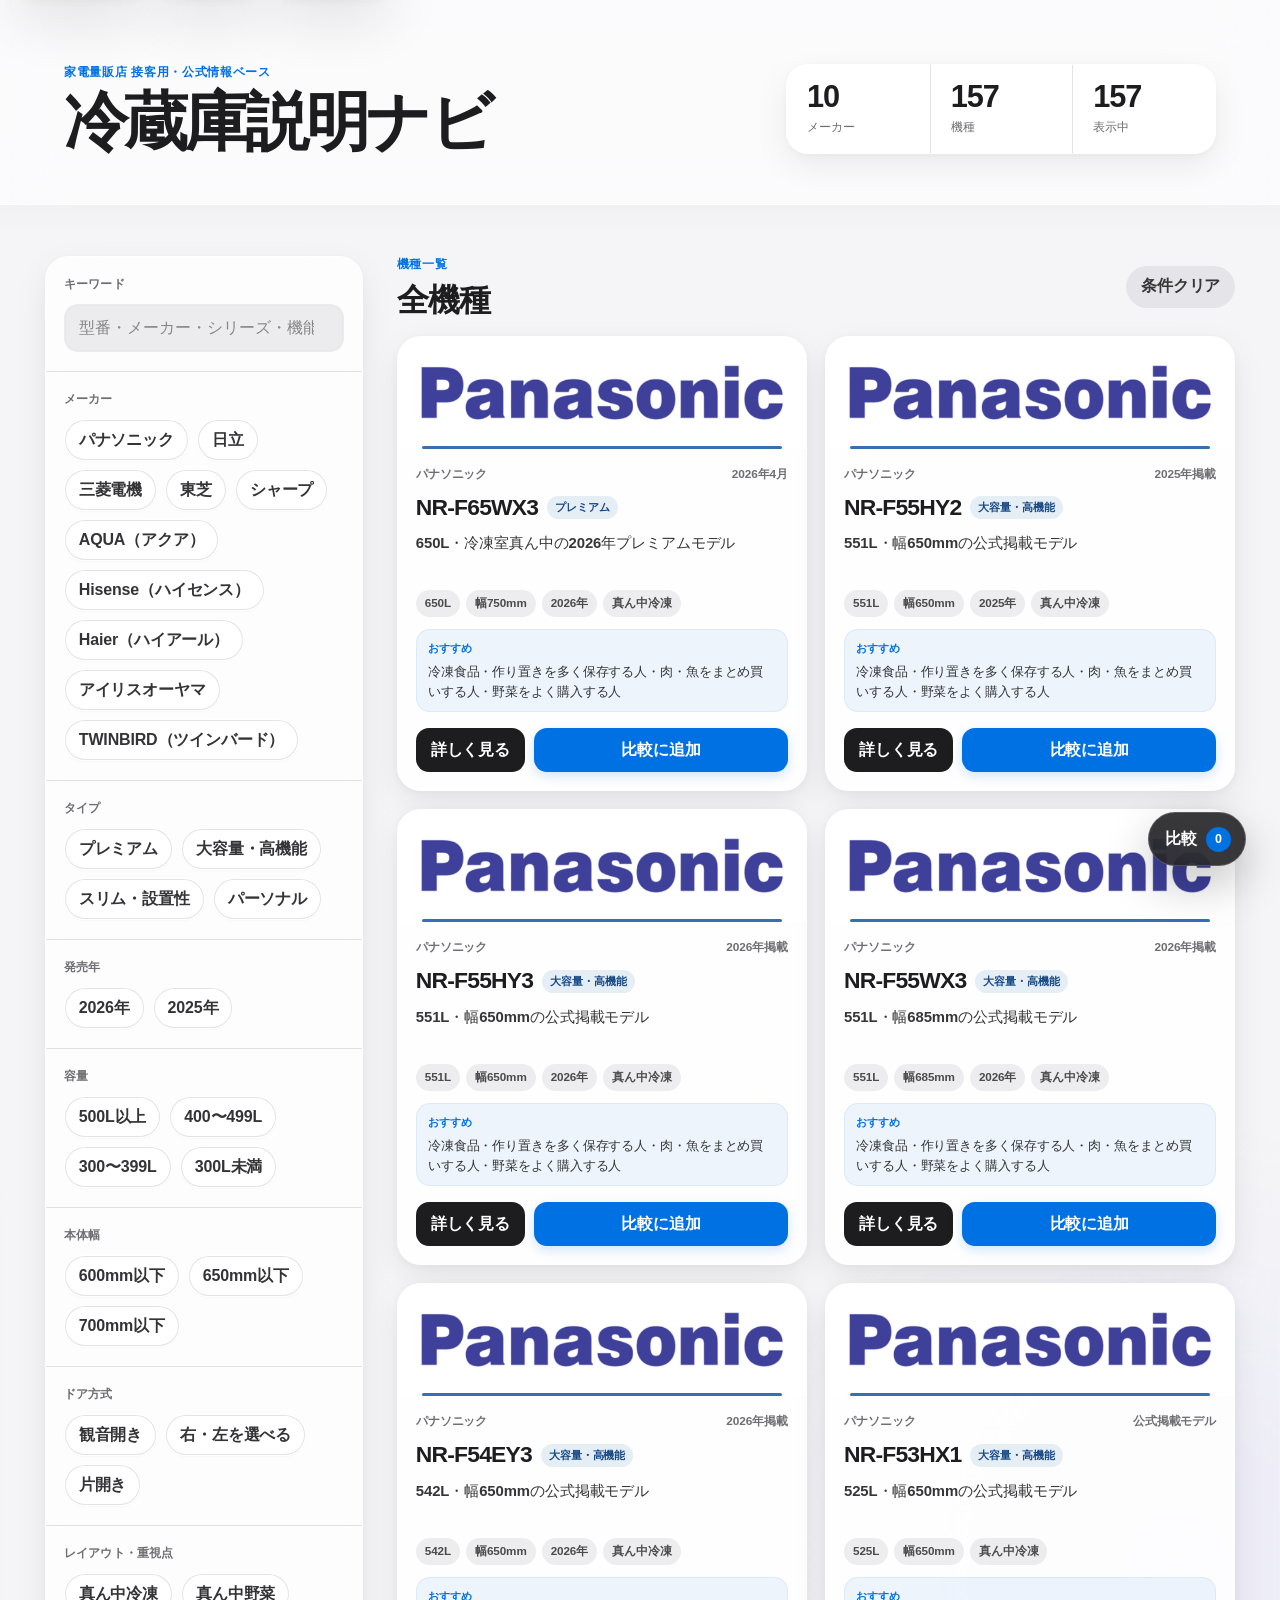
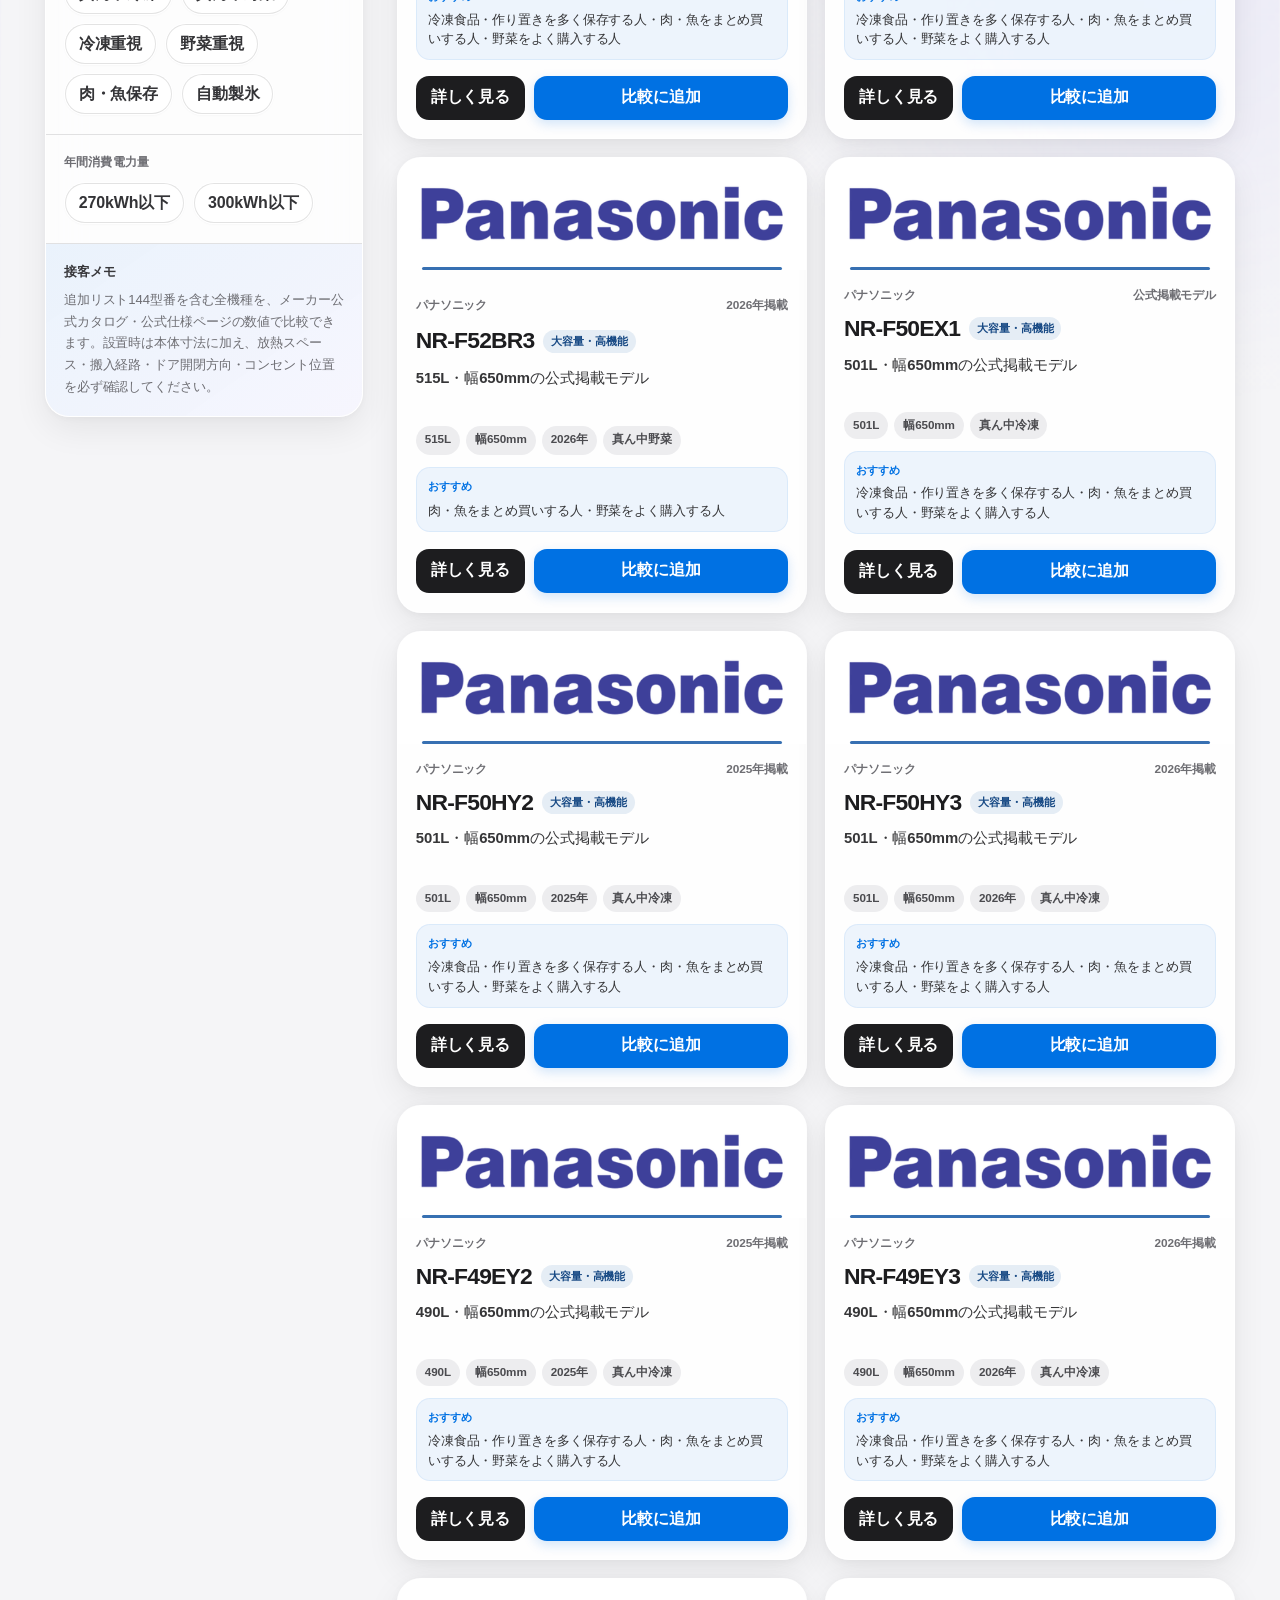
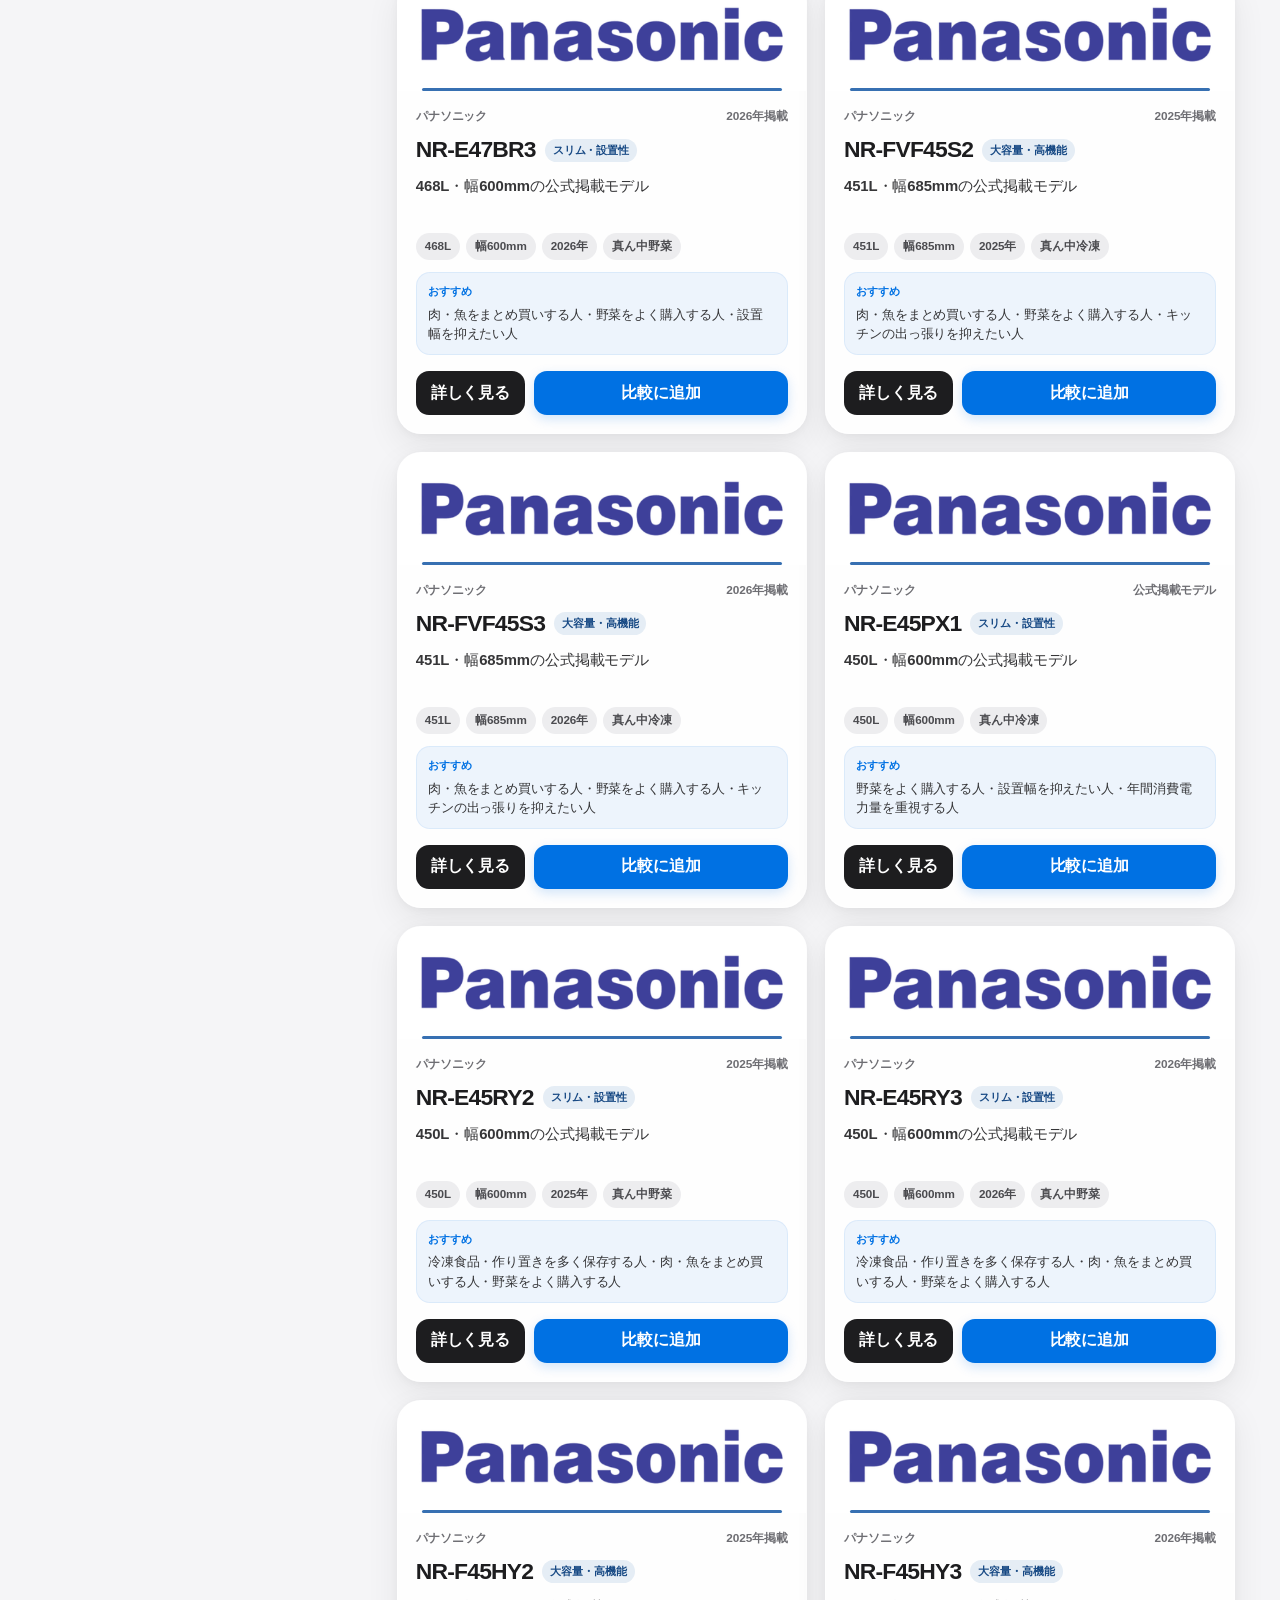
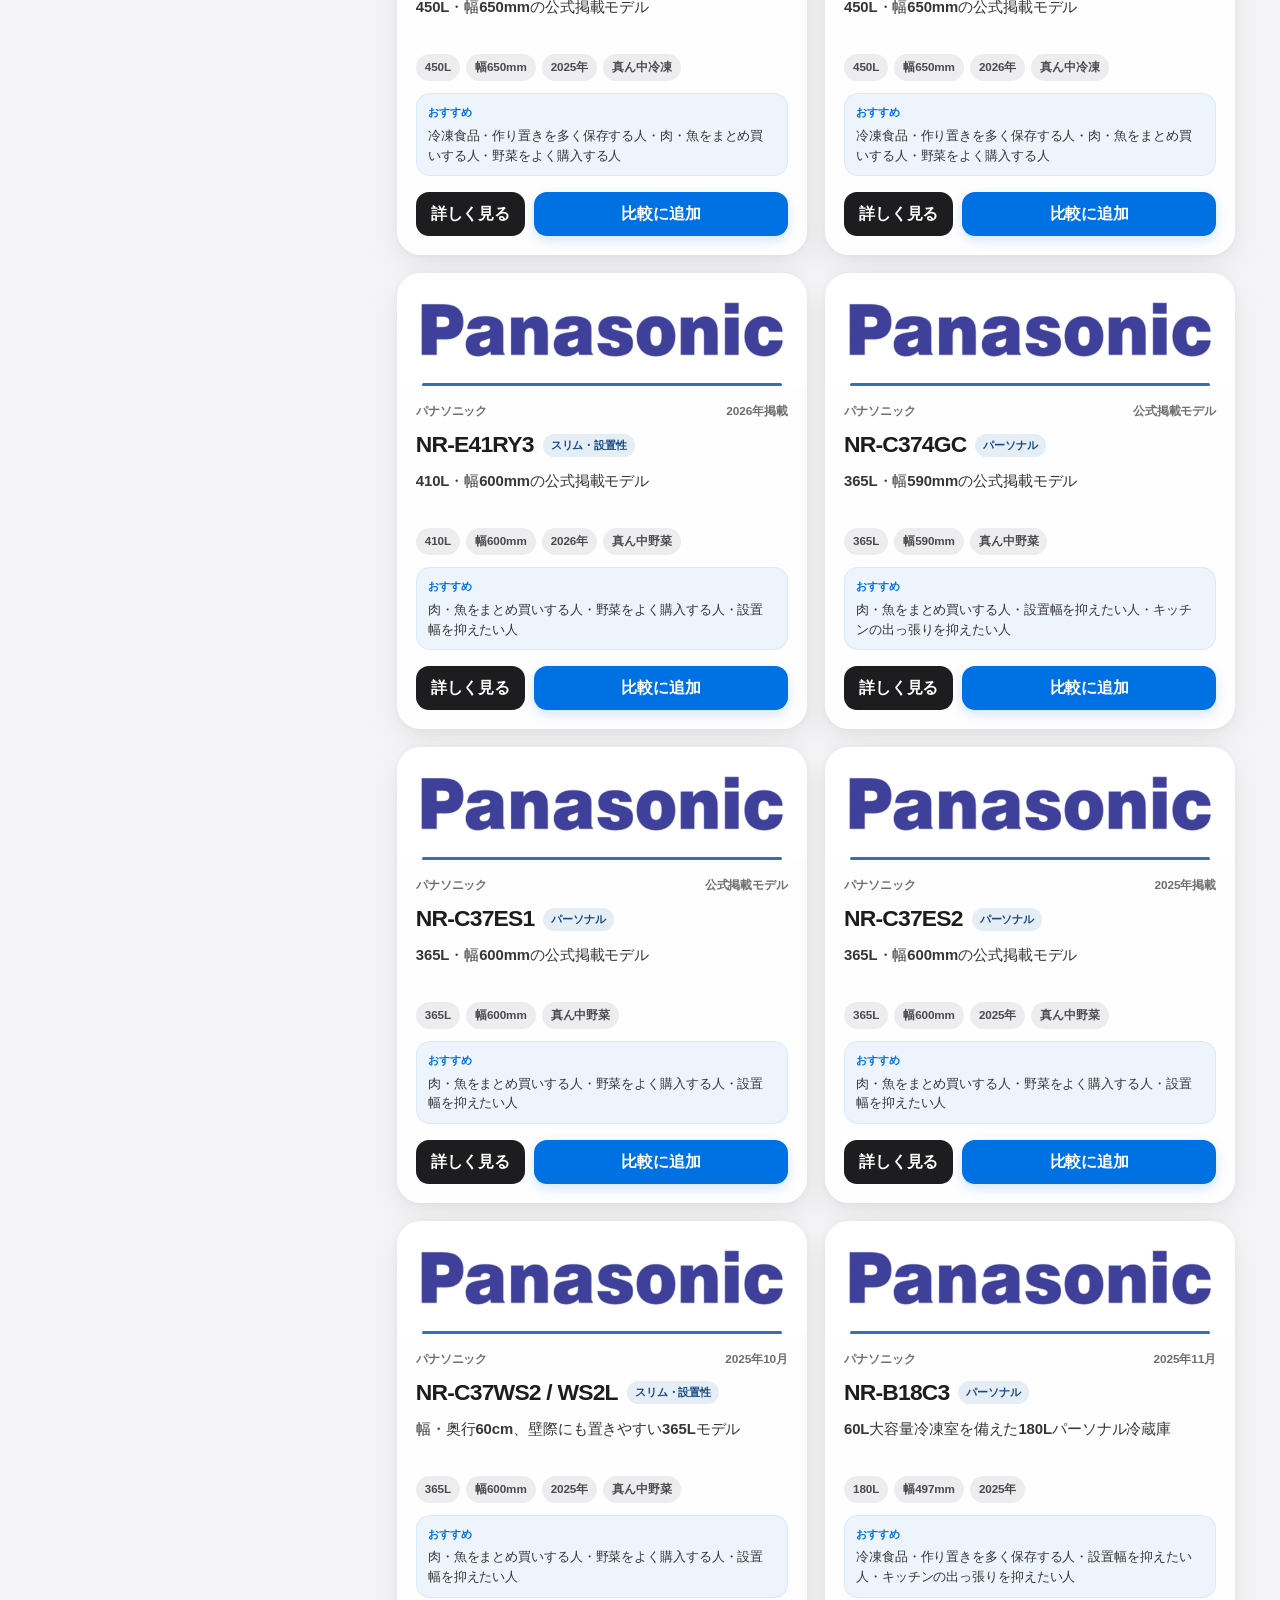
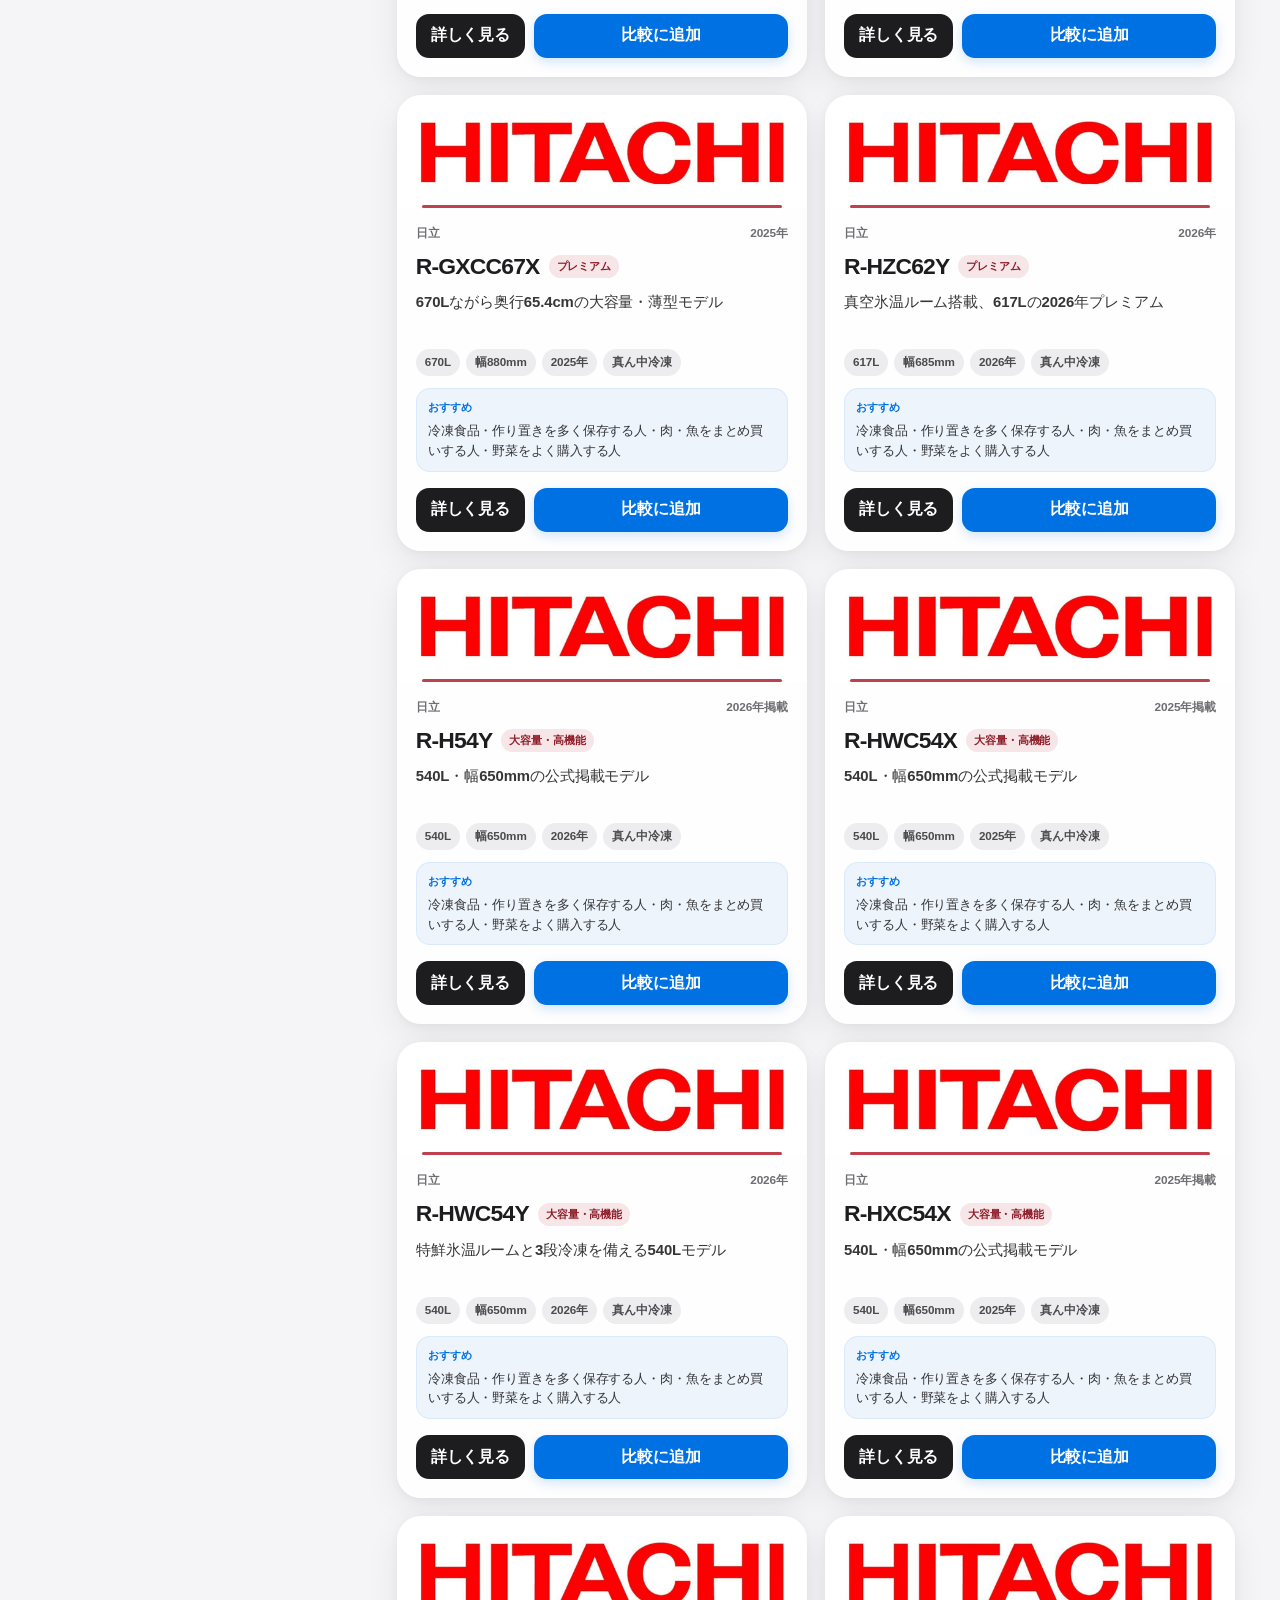
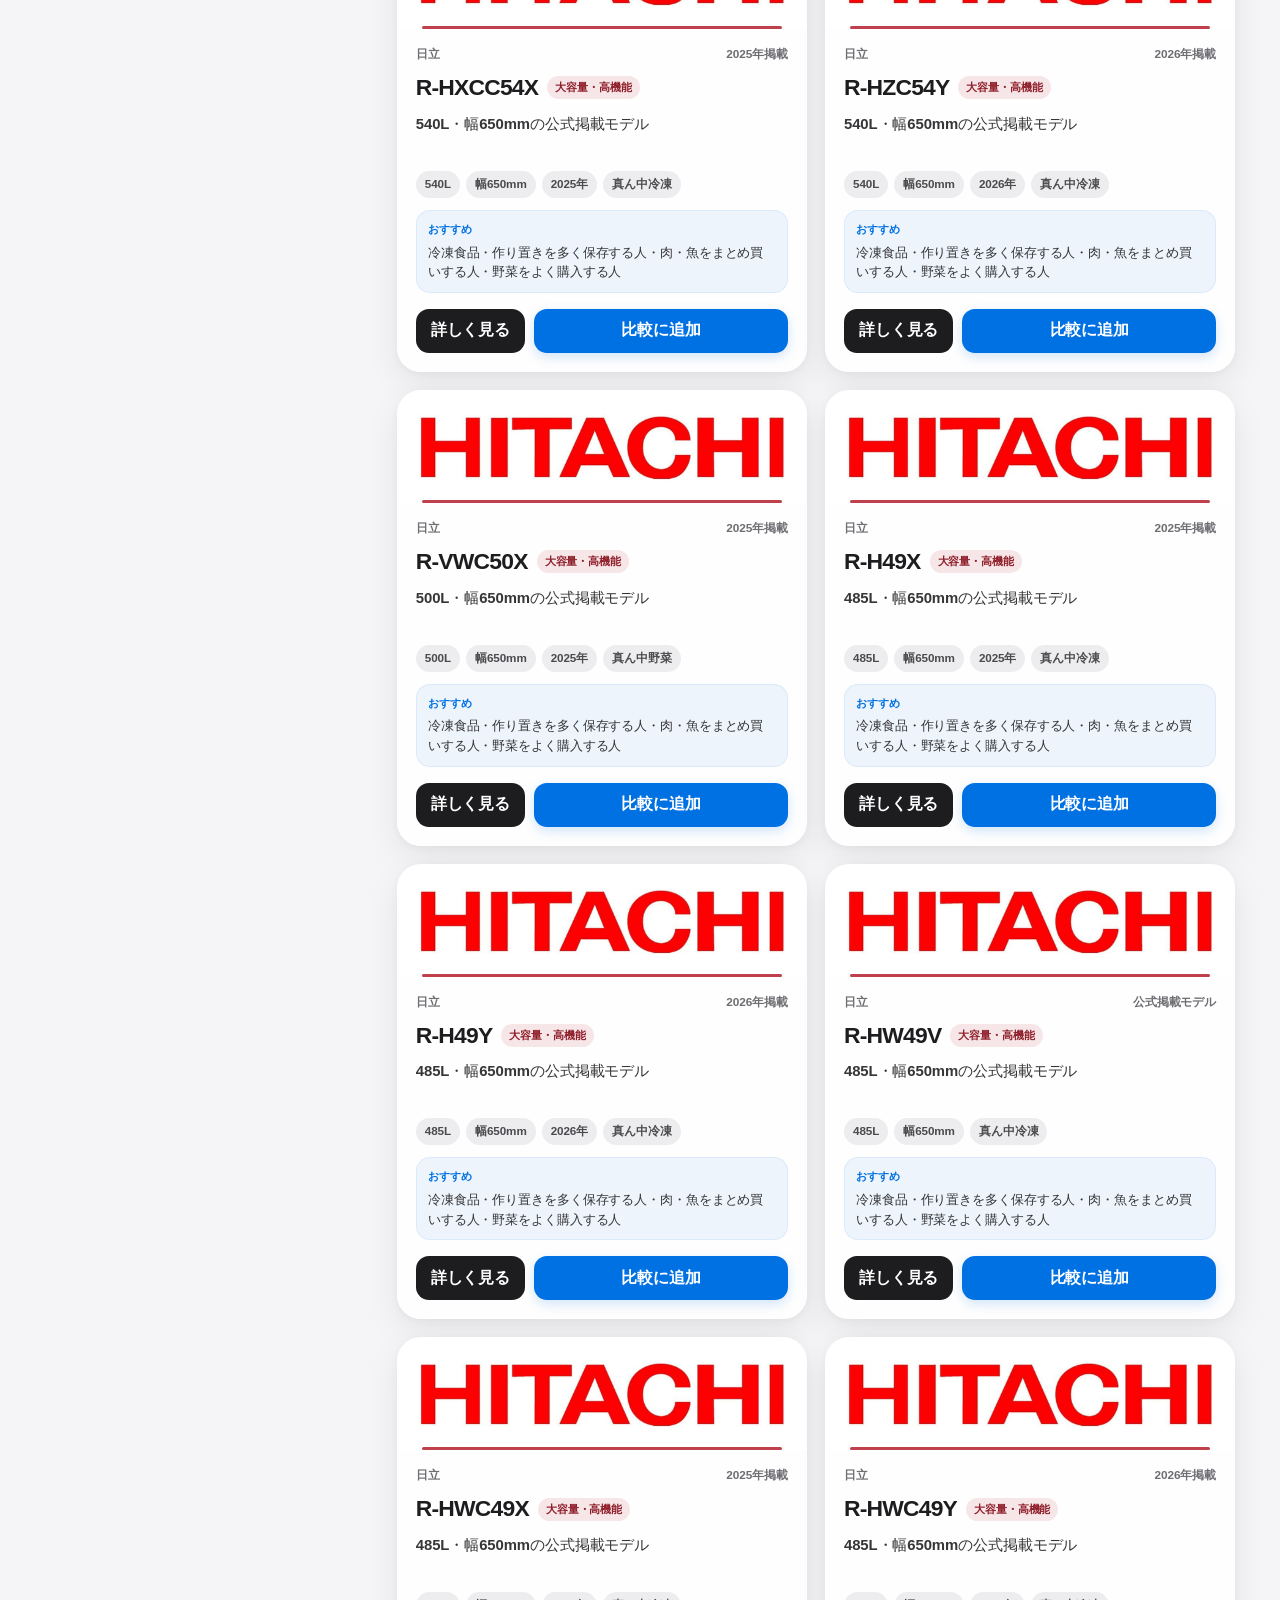
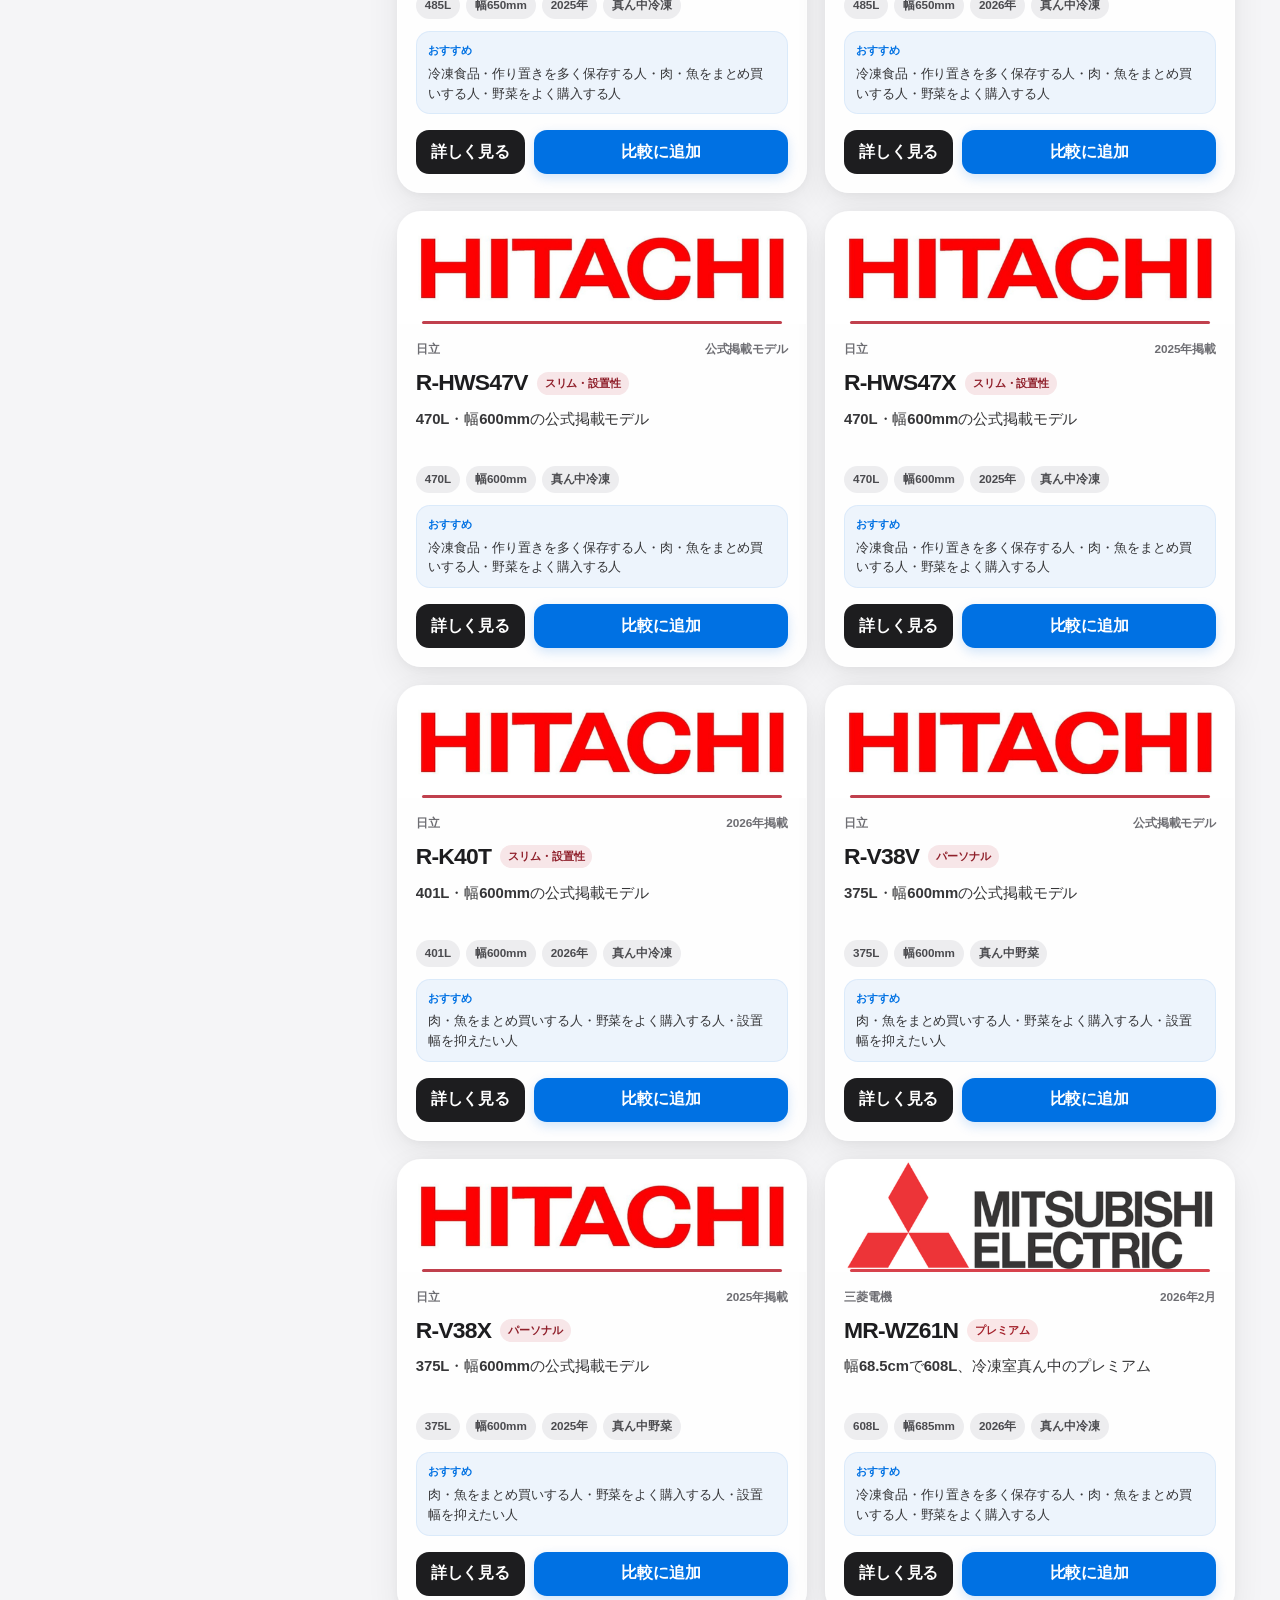
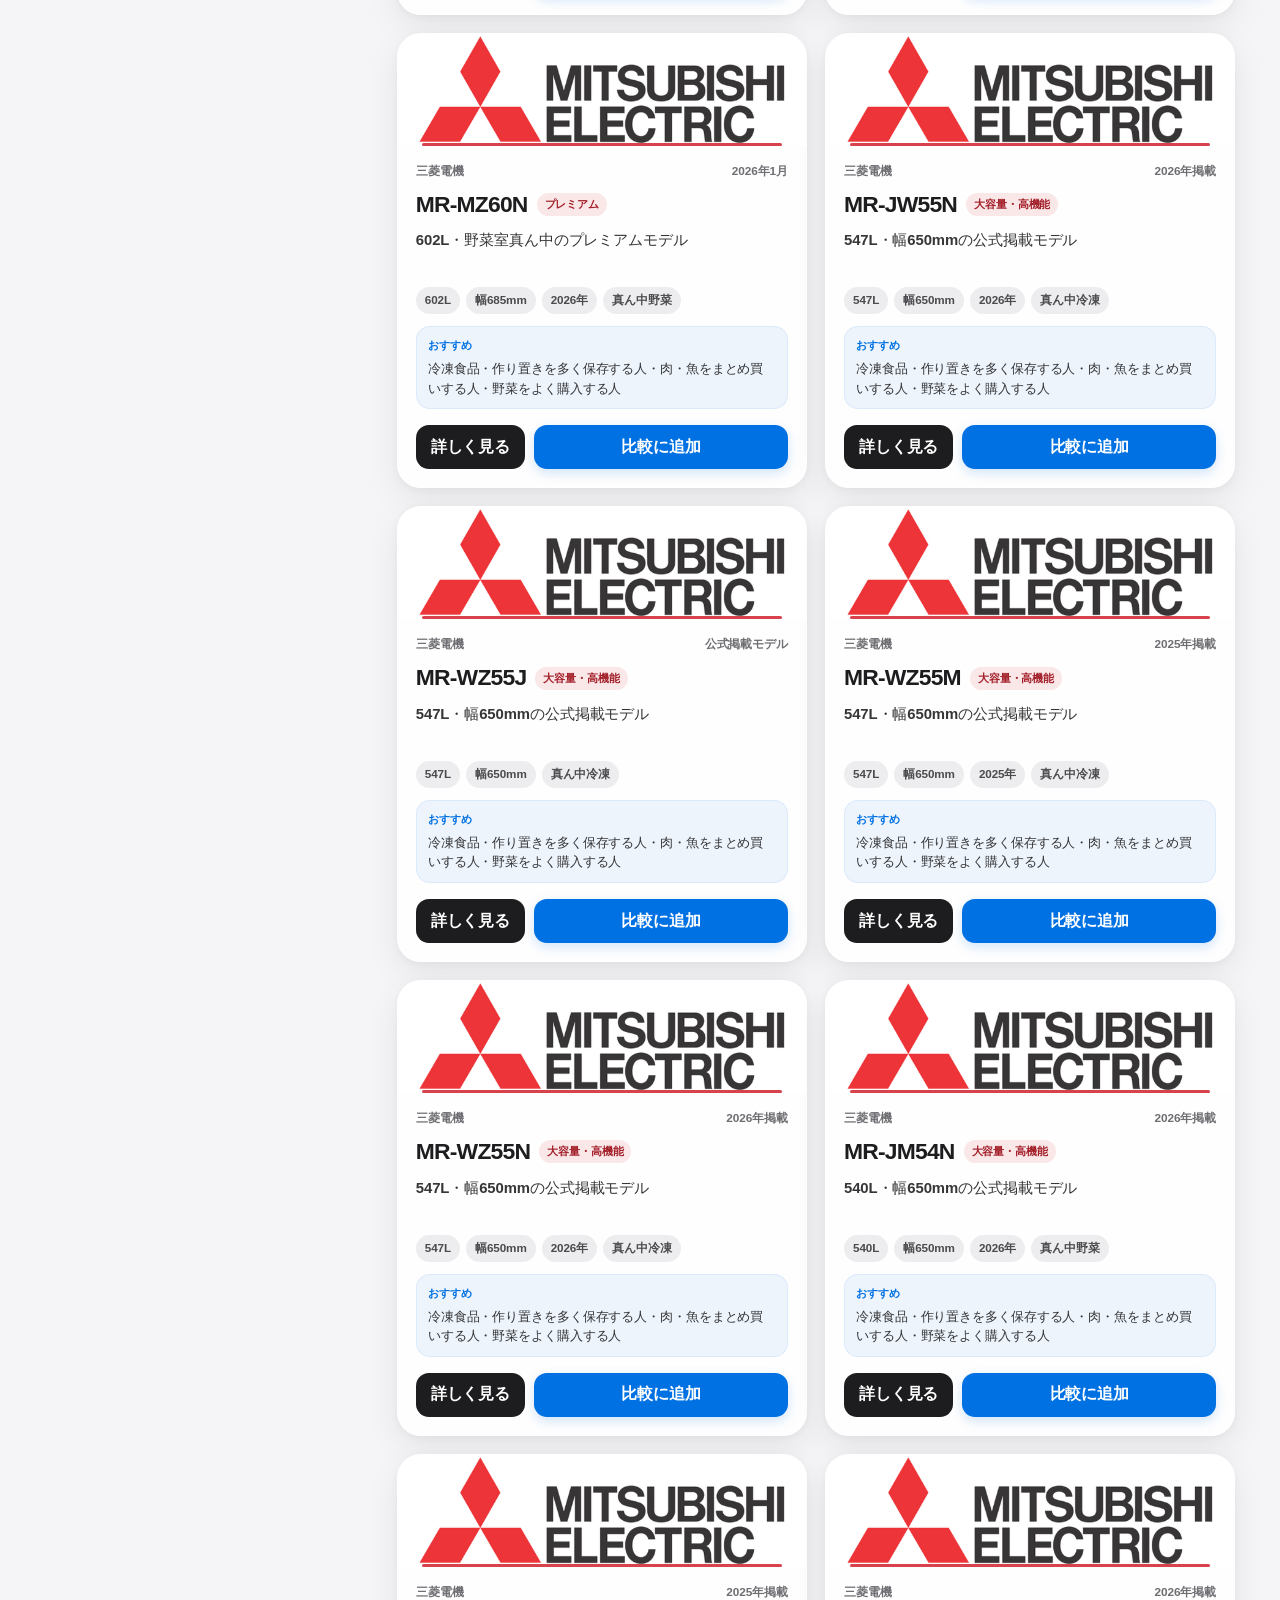
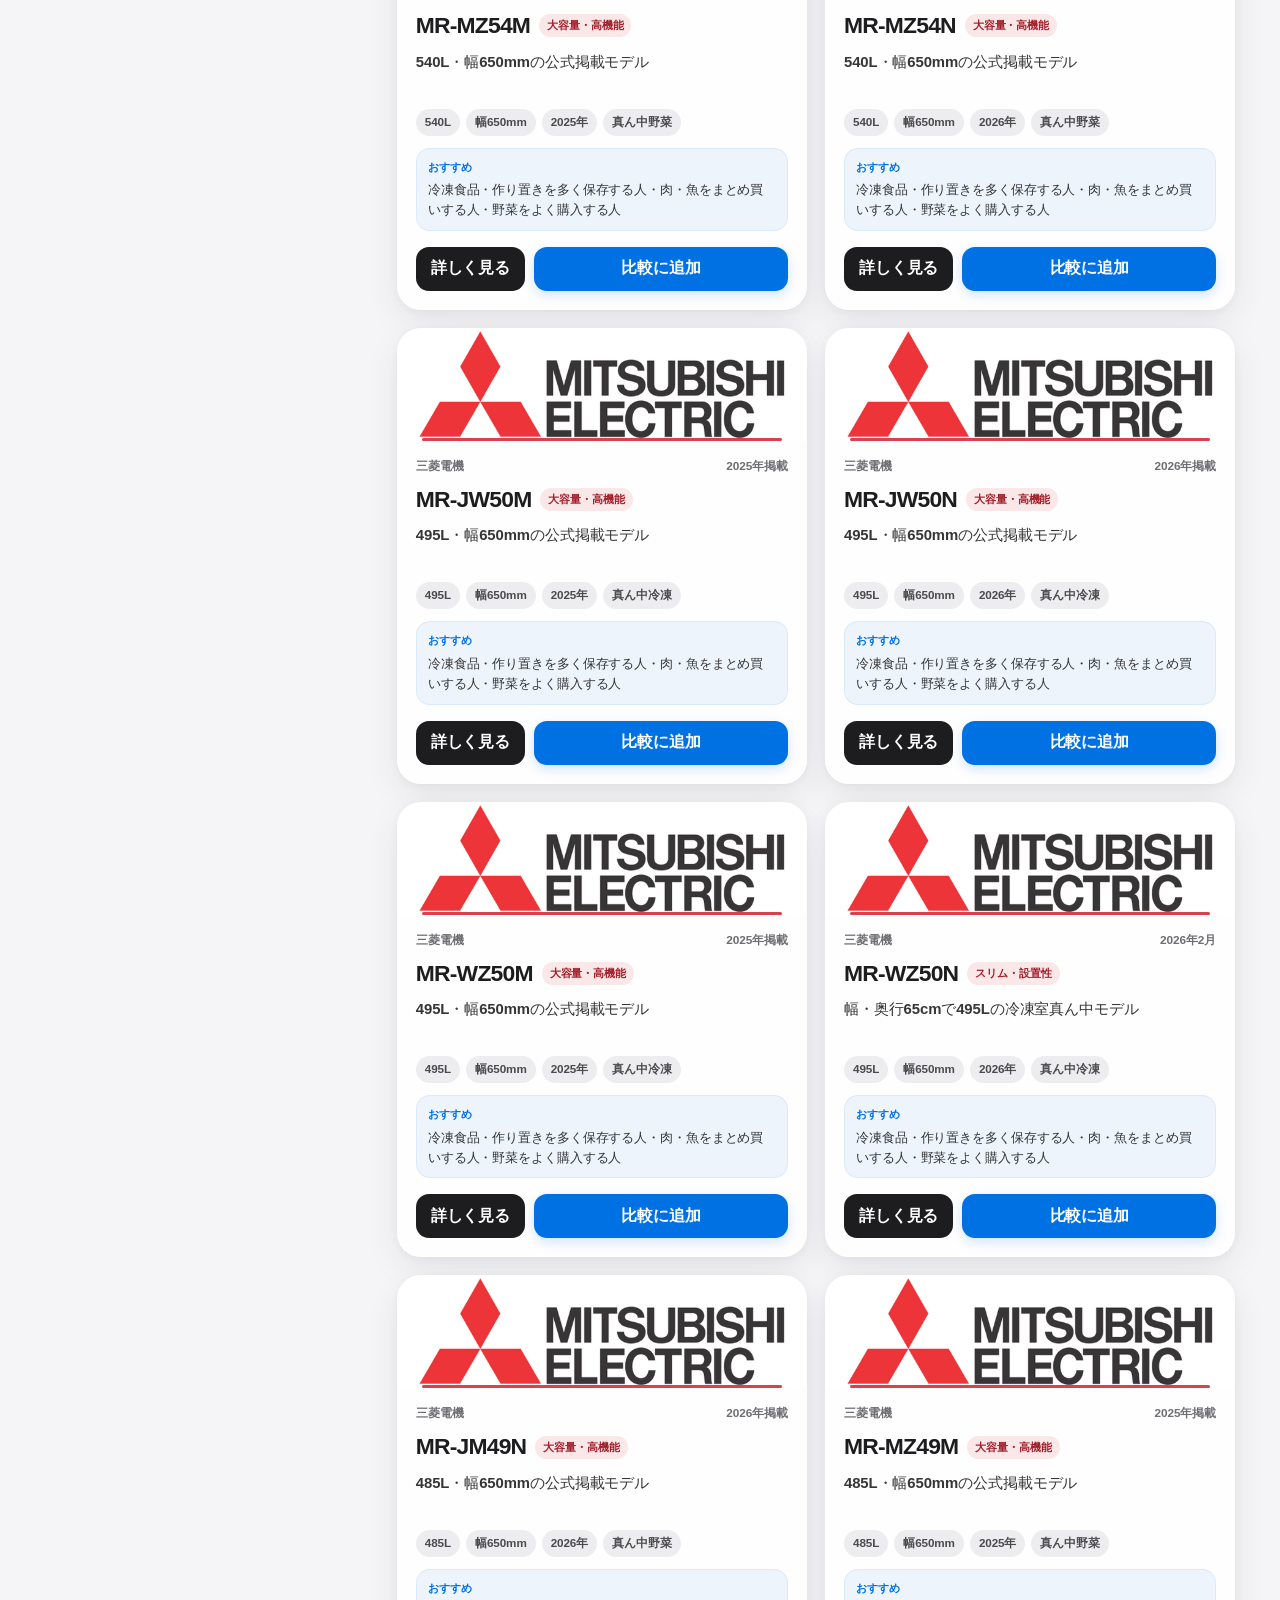
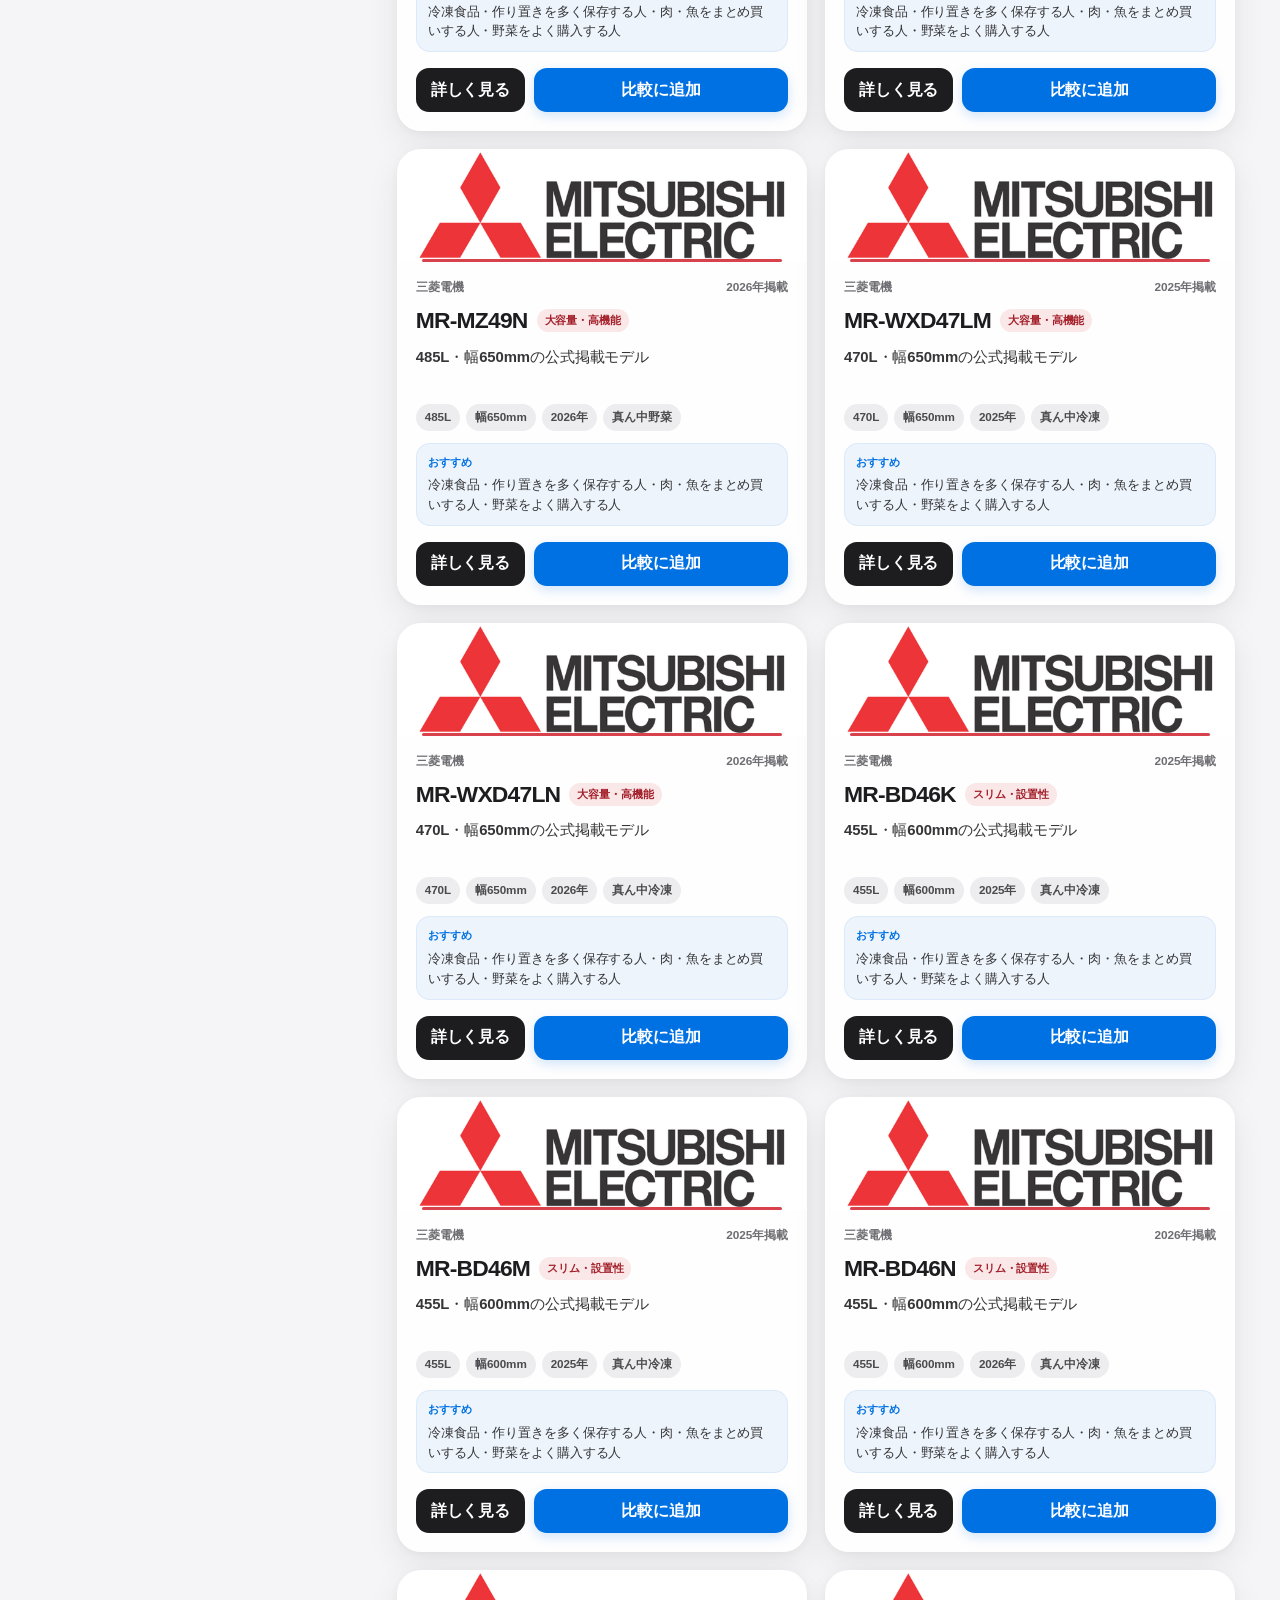
<file: app/index.html>
<!doctype html>
<html lang="ja">
  <head>
    <meta charset="utf-8" />
    <meta name="viewport" content="width=device-width, initial-scale=1" />
    <meta name="description" content="2025・2026年発売の冷蔵庫を、メーカー・タイプ・発売年・容量から比較できる接客ナビ" />
    <title>家電説明ナビ</title>
    <link rel="stylesheet" href="styles.css?v=20260822-logos" />
    <link rel="stylesheet" href="apple-ui.css?v=20260918-3" />
  </head>
  <body>
    <nav class="skip-links" aria-label="スキップリンク">
      <a href="#filters">絞り込み条件へ</a>
      <a href="#results">商品一覧へ</a>
      <a href="#compare">比較リストへ</a>
    </nav>

    <header class="topbar">
      <div class="brand">
        <p id="appKicker" class="kicker">家電量販店 接客用</p>
        <h1 id="appTitle">家電説明ナビ</h1>
      </div>
      <div class="summary-strip" role="group" aria-label="掲載数">
        <div><span id="makerCount">0</span><small id="makerCountLabel">メーカー</small></div>
        <div><span id="itemCount">0</span><small id="itemCountLabel">シリーズ</small></div>
        <div><span id="visibleCount">0</span><small>表示中</small></div>
      </div>
    </header>

    <main>
      <section class="workbench" aria-label="商品検索・絞り込み">
        <aside id="filters" class="control-panel skip-target" aria-label="絞り込み条件" tabindex="-1">
          <label class="search-box">
            <span>キーワード</span>
            <input id="searchInput" type="search" autocomplete="off" />
          </label>

          <div id="makerFilterBlock" class="filter-block">
            <h2 id="makerFilterTitle">メーカー</h2>
            <div id="makerFilters" class="chip-grid" role="group" aria-labelledby="makerFilterTitle"></div>
          </div>

          <div id="gradeFilterBlock" class="filter-block">
            <h2 id="gradeFilterTitle">グレード</h2>
            <div id="gradeFilters" class="chip-grid" role="group" aria-labelledby="gradeFilterTitle"></div>
          </div>

          <div id="yearFilterBlock" class="filter-block">
            <h2 id="yearFilterTitle">発売年</h2>
            <div id="yearFilters" class="chip-grid" role="group" aria-labelledby="yearFilterTitle"></div>
          </div>

          <div id="capacityFilterBlock" class="filter-block">
            <h2 id="capacityFilterTitle">容量</h2>
            <div id="capacityFilters" class="chip-grid" role="group" aria-labelledby="capacityFilterTitle"></div>
          </div>

          <div id="widthFilterBlock" class="filter-block">
            <h2 id="widthFilterTitle">本体幅</h2>
            <div id="widthFilters" class="chip-grid" role="group" aria-labelledby="widthFilterTitle"></div>
          </div>

          <div id="doorFilterBlock" class="filter-block">
            <h2 id="doorFilterTitle">ドア方式</h2>
            <div id="doorFilters" class="chip-grid" role="group" aria-labelledby="doorFilterTitle"></div>
          </div>

          <div id="layoutFilterBlock" class="filter-block">
            <h2 id="layoutFilterTitle">レイアウト・重視点</h2>
            <div id="layoutFilters" class="chip-grid" role="group" aria-labelledby="layoutFilterTitle"></div>
          </div>

          <div id="energyFilterBlock" class="filter-block">
            <h2 id="energyFilterTitle">年間消費電力量</h2>
            <div id="energyFilters" class="chip-grid" role="group" aria-labelledby="energyFilterTitle"></div>
          </div>

          <div class="filter-note">
            <strong>接客メモ</strong>
            <p id="salesNote"></p>
          </div>
        </aside>

        <section id="results" class="main-panel skip-target" aria-labelledby="resultTitle" tabindex="-1">
          <div class="result-head">
            <div>
              <p id="listKicker" class="kicker">シリーズ一覧</p>
              <h2 id="resultTitle">全シリーズ</h2>
            </div>
            <button id="clearFilters" class="ghost-button" type="button">条件クリア</button>
          </div>
          <div id="activeFilterSummary" class="active-filter-summary" aria-live="polite"></div>
          <p id="resultsStatus" class="sr-only" role="status" aria-live="polite" aria-atomic="true"></p>
          <div id="productGrid" class="series-grid"></div>
        </section>
      </section>

      <section id="compare" class="comparison-band skip-target" aria-labelledby="compareTitle" tabindex="-1">
        <div class="section-head">
          <div><p class="kicker">接客比較</p><h2 id="compareTitle">比較リスト</h2></div>
          <button id="clearCompare" class="ghost-button" type="button">比較を空にする</button>
        </div>
        <div id="compareEmpty" class="empty-state"></div>
        <div id="compareControls" class="comparison-controls" hidden>
          <label class="switch-control">
            <input id="differencesOnly" type="checkbox" />
            <span>違いのみ表示</span>
          </label>
          <div class="comparison-control-actions">
            <button id="expandCompareGroups" class="ghost-button" type="button">すべて開く</button>
            <button id="collapseCompareGroups" class="ghost-button" type="button">主要項目だけ</button>
          </div>
          <p class="comparison-legend">○＝機能あり、×＝公式資料でなしを確認、－＝公式資料では未確認</p>
          <a class="unresolved-report-link" href="unresolved.html">未確認項目と必要資料を見る</a>
        </div>
        <p id="compareScrollHint" class="compare-scroll-hint" hidden>横にスクロールして比較できます。</p>
        <p id="compareStatus" class="sr-only" role="status" aria-live="polite" aria-atomic="true"></p>
        <div id="compareTableWrap" class="table-wrap" role="region" aria-label="選択した商品の比較" aria-describedby="compareScrollHint" tabindex="-1"></div>
      </section>

      <section class="guide-band" aria-labelledby="makerGuideTitle">
        <div class="section-head">
          <div><p class="kicker">メーカー別</p><h2 id="makerGuideTitle">売り分け早見</h2></div>
        </div>
        <div id="makerGuide" class="maker-guide"></div>
      </section>
    </main>

    <a class="compare-fab" href="#compare" aria-label="比較リストへ移動">
      <span>比較</span><strong data-compare-count>0</strong>
    </a>

    <nav class="mobile-jumpbar" aria-label="画面内移動">
      <a href="#filters">条件</a>
      <a href="#results">一覧 <span id="mobileVisibleCount">0</span></a>
      <a href="#compare">比較 <span data-compare-count>0</span></a>
    </nav>

    <dialog id="detailDialog" class="catalog-dialog" aria-labelledby="detailDialogTitle">
      <div class="catalog-dialog-inner">
        <div class="dialog-toolbar">
          <a class="dialog-compare-jump" href="#compare">比較 <span data-compare-count>0</span></a>
          <button class="dialog-close" type="button" data-close-dialog aria-label="詳細を閉じる">×</button>
        </div>
        <div id="detailDialogContent"></div>
      </div>
    </dialog>

    <script src="data.js?v=20260919-feature-copy-2"></script>
    <script src="app.js?v=20260919-feature-copy-2"></script>
  </body>
</html>
</file>
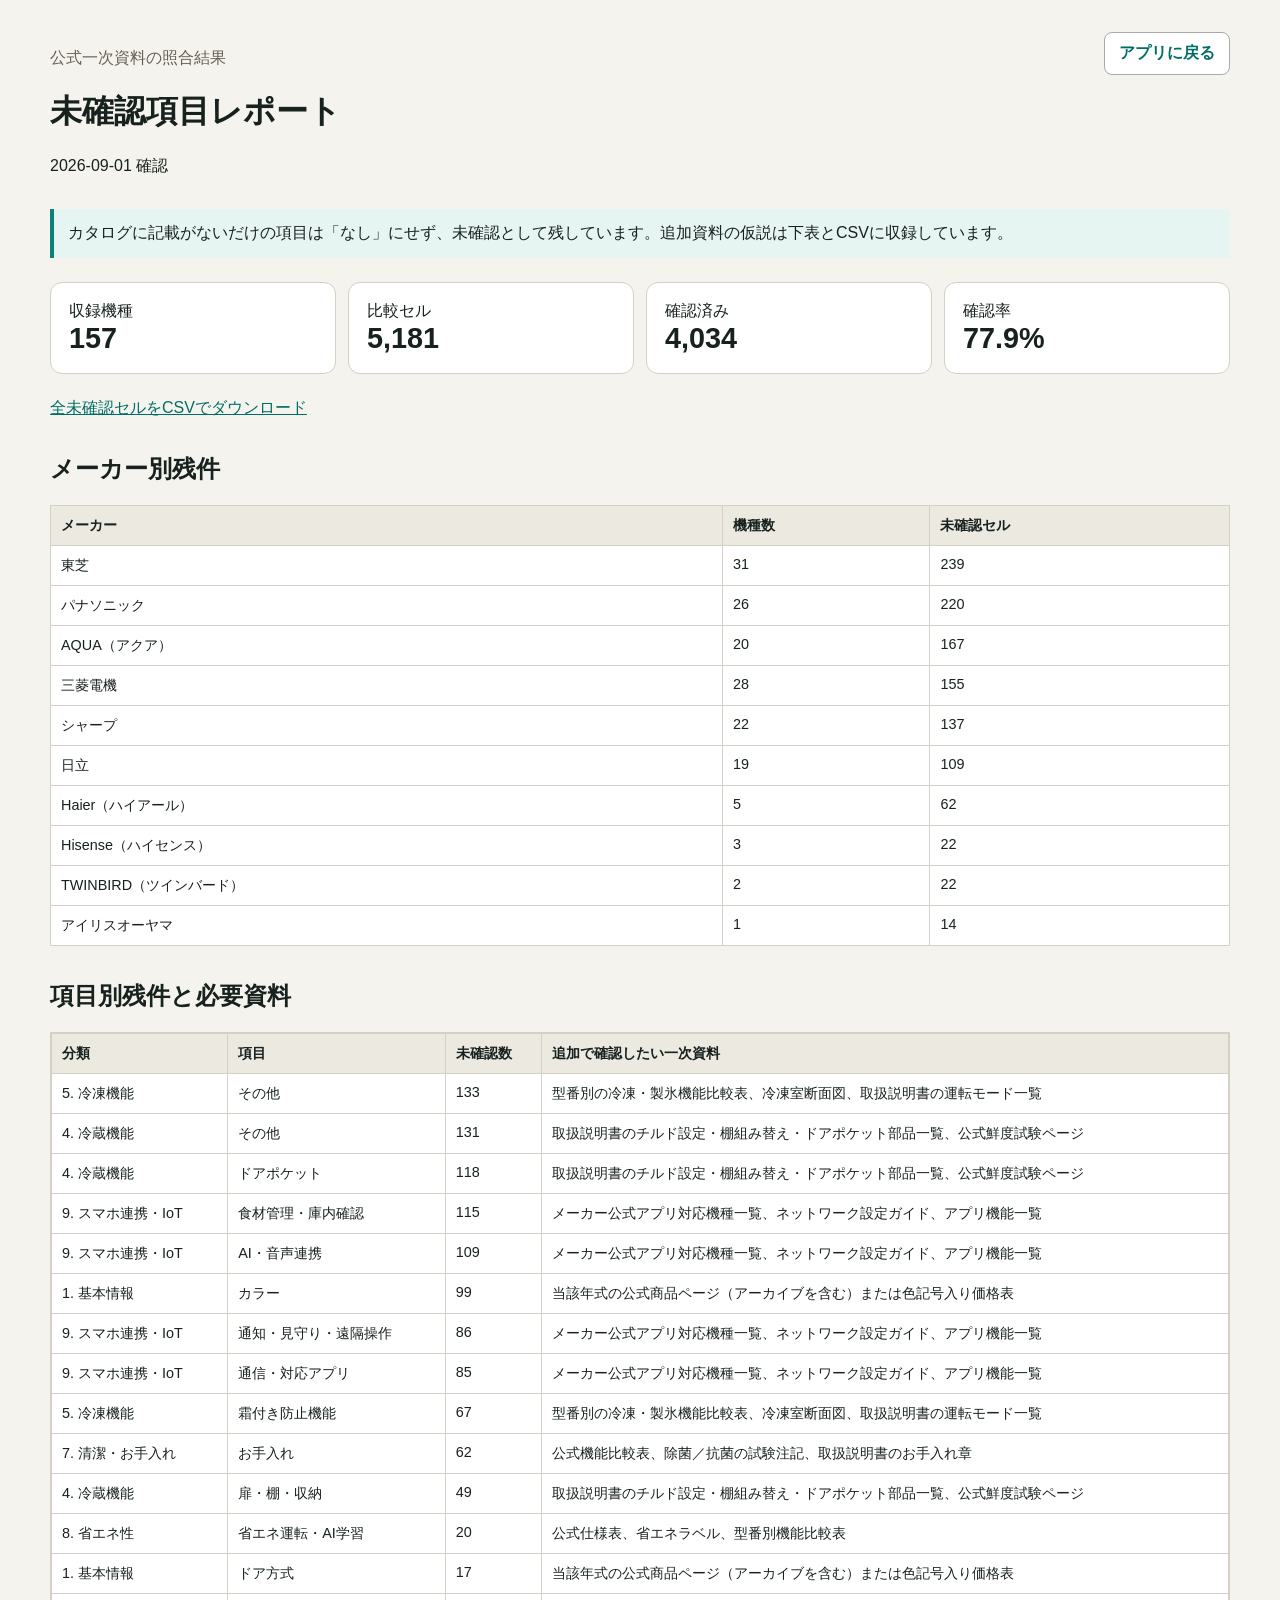
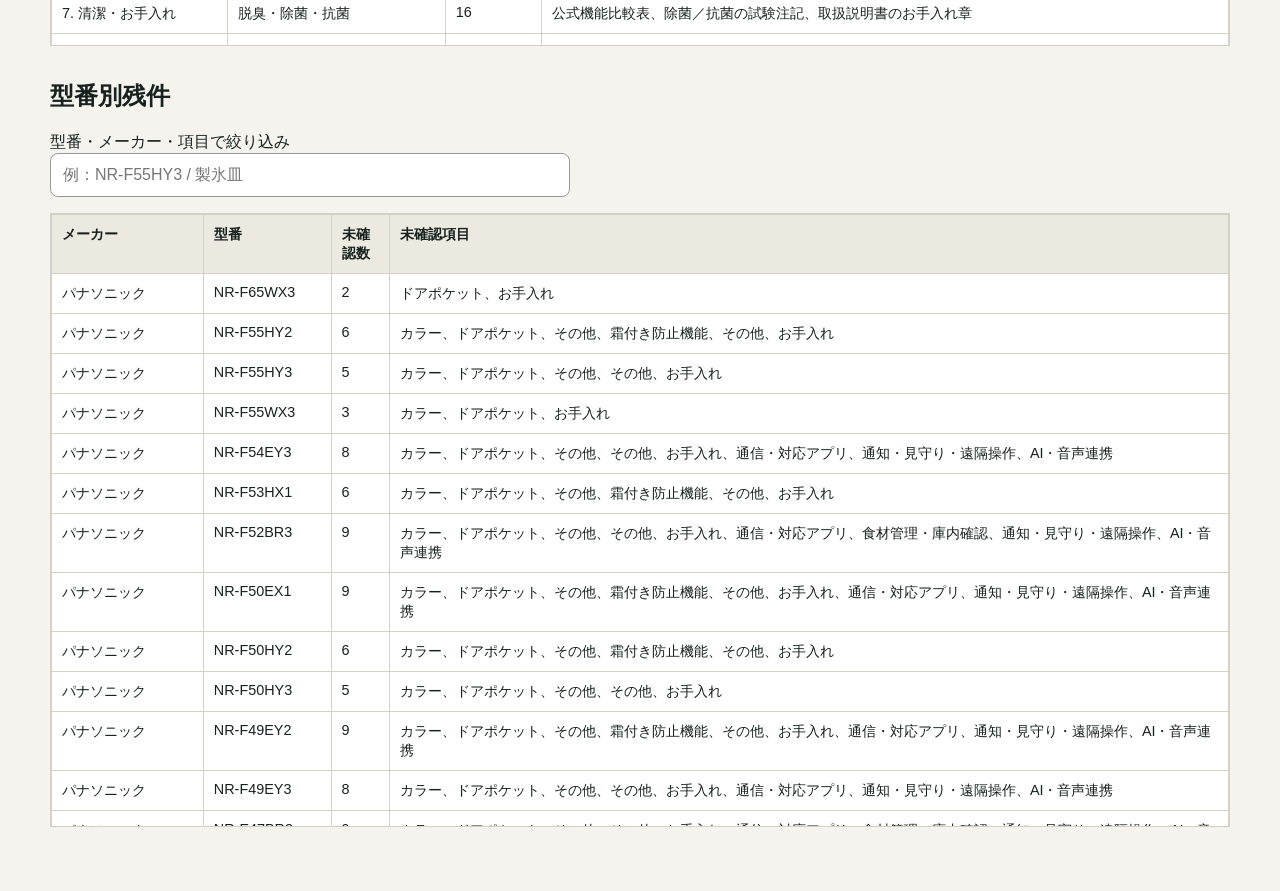
<file: app/unresolved.html>
<!doctype html><html lang="ja"><head><meta charset="utf-8"><meta name="viewport" content="width=device-width,initial-scale=1"><title>未確認項目レポート</title><style>
:root{color-scheme:light;font-family:-apple-system,BlinkMacSystemFont,"Hiragino Sans","Yu Gothic",sans-serif;color:#17211e;background:#f5f3ee}body{margin:0}main{width:min(1180px,calc(100% - 32px));margin:0 auto;padding:32px 0 64px}a{color:#006d66}header{display:flex;gap:16px;align-items:flex-start;justify-content:space-between;flex-wrap:wrap}.back{display:inline-flex;padding:10px 14px;border:1px solid #aaa;border-radius:8px;background:white;text-decoration:none;font-weight:700}.summary{display:grid;grid-template-columns:repeat(4,minmax(0,1fr));gap:12px;margin:24px 0}.metric{padding:18px;border:1px solid #d4d0c6;border-radius:12px;background:#fff}.metric b{display:block;font-size:1.8rem}.note{padding:14px;border-left:4px solid #0b8178;background:#e7f5f2}section{margin-top:34px}table{width:100%;border-collapse:collapse;background:#fff;font-size:.9rem}th,td{padding:10px;border:1px solid #d4d0c6;text-align:left;vertical-align:top}th{background:#ece9e1;position:sticky;top:0}input{width:min(520px,100%);box-sizing:border-box;padding:12px;border:1px solid #999;border-radius:8px;font:inherit}.table-wrap{overflow:auto;max-height:68vh;border:1px solid #d4d0c6}.muted{color:#665f56}@media(max-width:700px){.summary{grid-template-columns:1fr 1fr}main{width:min(100% - 20px,1180px)}th,td{min-width:130px}.metric b{font-size:1.35rem}}
</style></head><body><main><header><div><p class="muted">公式一次資料の照合結果</p><h1>未確認項目レポート</h1><p>2026-09-01 確認</p></div><a class="back" href="index.html#compare">アプリに戻る</a></header><p class="note">カタログに記載がないだけの項目は「なし」にせず、未確認として残しています。追加資料の仮説は下表とCSVに収録しています。</p><div class="summary"><div class="metric"><span>収録機種</span><b>157</b></div><div class="metric"><span>比較セル</span><b>5,181</b></div><div class="metric"><span>確認済み</span><b>4,034</b></div><div class="metric"><span>確認率</span><b>77.9%</b></div></div><p><a href="unresolved-fields.csv" download>全未確認セルをCSVでダウンロード</a></p><section><h2>メーカー別残件</h2><table><thead><tr><th>メーカー</th><th>機種数</th><th>未確認セル</th></tr></thead><tbody><tr><td>東芝</td><td>31</td><td>239</td></tr><tr><td>パナソニック</td><td>26</td><td>220</td></tr><tr><td>AQUA（アクア）</td><td>20</td><td>167</td></tr><tr><td>三菱電機</td><td>28</td><td>155</td></tr><tr><td>シャープ</td><td>22</td><td>137</td></tr><tr><td>日立</td><td>19</td><td>109</td></tr><tr><td>Haier（ハイアール）</td><td>5</td><td>62</td></tr><tr><td>Hisense（ハイセンス）</td><td>3</td><td>22</td></tr><tr><td>TWINBIRD（ツインバード）</td><td>2</td><td>22</td></tr><tr><td>アイリスオーヤマ</td><td>1</td><td>14</td></tr></tbody></table></section><section><h2>項目別残件と必要資料</h2><div class="table-wrap"><table><thead><tr><th>分類</th><th>項目</th><th>未確認数</th><th>追加で確認したい一次資料</th></tr></thead><tbody><tr><td>5. 冷凍機能</td><td>その他</td><td>133</td><td>型番別の冷凍・製氷機能比較表、冷凍室断面図、取扱説明書の運転モード一覧</td></tr><tr><td>4. 冷蔵機能</td><td>その他</td><td>131</td><td>取扱説明書のチルド設定・棚組み替え・ドアポケット部品一覧、公式鮮度試験ページ</td></tr><tr><td>4. 冷蔵機能</td><td>ドアポケット</td><td>118</td><td>取扱説明書のチルド設定・棚組み替え・ドアポケット部品一覧、公式鮮度試験ページ</td></tr><tr><td>9. スマホ連携・IoT</td><td>食材管理・庫内確認</td><td>115</td><td>メーカー公式アプリ対応機種一覧、ネットワーク設定ガイド、アプリ機能一覧</td></tr><tr><td>9. スマホ連携・IoT</td><td>AI・音声連携</td><td>109</td><td>メーカー公式アプリ対応機種一覧、ネットワーク設定ガイド、アプリ機能一覧</td></tr><tr><td>1. 基本情報</td><td>カラー</td><td>99</td><td>当該年式の公式商品ページ（アーカイブを含む）または色記号入り価格表</td></tr><tr><td>9. スマホ連携・IoT</td><td>通知・見守り・遠隔操作</td><td>86</td><td>メーカー公式アプリ対応機種一覧、ネットワーク設定ガイド、アプリ機能一覧</td></tr><tr><td>9. スマホ連携・IoT</td><td>通信・対応アプリ</td><td>85</td><td>メーカー公式アプリ対応機種一覧、ネットワーク設定ガイド、アプリ機能一覧</td></tr><tr><td>5. 冷凍機能</td><td>霜付き防止機能</td><td>67</td><td>型番別の冷凍・製氷機能比較表、冷凍室断面図、取扱説明書の運転モード一覧</td></tr><tr><td>7. 清潔・お手入れ</td><td>お手入れ</td><td>62</td><td>公式機能比較表、除菌／抗菌の試験注記、取扱説明書のお手入れ章</td></tr><tr><td>4. 冷蔵機能</td><td>扉・棚・収納</td><td>49</td><td>取扱説明書のチルド設定・棚組み替え・ドアポケット部品一覧、公式鮮度試験ページ</td></tr><tr><td>8. 省エネ性</td><td>省エネ運転・AI学習</td><td>20</td><td>公式仕様表、省エネラベル、型番別機能比較表</td></tr><tr><td>1. 基本情報</td><td>ドア方式</td><td>17</td><td>当該年式の公式商品ページ（アーカイブを含む）または色記号入り価格表</td></tr><tr><td>7. 清潔・お手入れ</td><td>脱臭・除菌・抗菌</td><td>16</td><td>公式機能比較表、除菌／抗菌の試験注記、取扱説明書のお手入れ章</td></tr><tr><td>5. 冷凍機能</td><td>特殊冷凍機能</td><td>14</td><td>型番別の冷凍・製氷機能比較表、冷凍室断面図、取扱説明書の運転モード一覧</td></tr><tr><td>2. サイズ・容量</td><td>チルドルーム容量</td><td>11</td><td>公式仕様表、銘板画像、取扱説明書末尾の仕様欄</td></tr><tr><td>5. 冷凍機能</td><td>冷凍収納性</td><td>7</td><td>型番別の冷凍・製氷機能比較表、冷凍室断面図、取扱説明書の運転モード一覧</td></tr><tr><td>6. 野菜保存</td><td>鮮度保存</td><td>4</td><td>公式鮮度試験ページ、野菜室断面図、機能比較表</td></tr><tr><td>4. 冷蔵機能</td><td>チルド機能</td><td>2</td><td>取扱説明書のチルド設定・棚組み替え・ドアポケット部品一覧、公式鮮度試験ページ</td></tr><tr><td>5. 冷凍機能</td><td>小冷凍室</td><td>1</td><td>型番別の冷凍・製氷機能比較表、冷凍室断面図、取扱説明書の運転モード一覧</td></tr><tr><td>2. サイズ・容量</td><td>独立冷凍室容量</td><td>1</td><td>公式仕様表、銘板画像、取扱説明書末尾の仕様欄</td></tr></tbody></table></div></section><section><h2>型番別残件</h2><p><label>型番・メーカー・項目で絞り込み<br><input id="search" type="search" placeholder="例：NR-F55HY3 / 製氷皿"></label></p><div class="table-wrap"><table><thead><tr><th>メーカー</th><th>型番</th><th>未確認数</th><th>未確認項目</th></tr></thead><tbody id="rows"><tr data-search="パナソニック nr-f65wx3 ドアポケット お手入れ"><td>パナソニック</td><td>NR-F65WX3</td><td>2</td><td>ドアポケット、お手入れ</td></tr><tr data-search="パナソニック nr-f55hy2 カラー ドアポケット その他 霜付き防止機能 その他 お手入れ"><td>パナソニック</td><td>NR-F55HY2</td><td>6</td><td>カラー、ドアポケット、その他、霜付き防止機能、その他、お手入れ</td></tr><tr data-search="パナソニック nr-f55hy3 カラー ドアポケット その他 その他 お手入れ"><td>パナソニック</td><td>NR-F55HY3</td><td>5</td><td>カラー、ドアポケット、その他、その他、お手入れ</td></tr><tr data-search="パナソニック nr-f55wx3 カラー ドアポケット お手入れ"><td>パナソニック</td><td>NR-F55WX3</td><td>3</td><td>カラー、ドアポケット、お手入れ</td></tr><tr data-search="パナソニック nr-f54ey3 カラー ドアポケット その他 その他 お手入れ 通信・対応アプリ 通知・見守り・遠隔操作 ai・音声連携"><td>パナソニック</td><td>NR-F54EY3</td><td>8</td><td>カラー、ドアポケット、その他、その他、お手入れ、通信・対応アプリ、通知・見守り・遠隔操作、AI・音声連携</td></tr><tr data-search="パナソニック nr-f53hx1 カラー ドアポケット その他 霜付き防止機能 その他 お手入れ"><td>パナソニック</td><td>NR-F53HX1</td><td>6</td><td>カラー、ドアポケット、その他、霜付き防止機能、その他、お手入れ</td></tr><tr data-search="パナソニック nr-f52br3 カラー ドアポケット その他 その他 お手入れ 通信・対応アプリ 食材管理・庫内確認 通知・見守り・遠隔操作 ai・音声連携"><td>パナソニック</td><td>NR-F52BR3</td><td>9</td><td>カラー、ドアポケット、その他、その他、お手入れ、通信・対応アプリ、食材管理・庫内確認、通知・見守り・遠隔操作、AI・音声連携</td></tr><tr data-search="パナソニック nr-f50ex1 カラー ドアポケット その他 霜付き防止機能 その他 お手入れ 通信・対応アプリ 通知・見守り・遠隔操作 ai・音声連携"><td>パナソニック</td><td>NR-F50EX1</td><td>9</td><td>カラー、ドアポケット、その他、霜付き防止機能、その他、お手入れ、通信・対応アプリ、通知・見守り・遠隔操作、AI・音声連携</td></tr><tr data-search="パナソニック nr-f50hy2 カラー ドアポケット その他 霜付き防止機能 その他 お手入れ"><td>パナソニック</td><td>NR-F50HY2</td><td>6</td><td>カラー、ドアポケット、その他、霜付き防止機能、その他、お手入れ</td></tr><tr data-search="パナソニック nr-f50hy3 カラー ドアポケット その他 その他 お手入れ"><td>パナソニック</td><td>NR-F50HY3</td><td>5</td><td>カラー、ドアポケット、その他、その他、お手入れ</td></tr><tr data-search="パナソニック nr-f49ey2 カラー ドアポケット その他 霜付き防止機能 その他 お手入れ 通信・対応アプリ 通知・見守り・遠隔操作 ai・音声連携"><td>パナソニック</td><td>NR-F49EY2</td><td>9</td><td>カラー、ドアポケット、その他、霜付き防止機能、その他、お手入れ、通信・対応アプリ、通知・見守り・遠隔操作、AI・音声連携</td></tr><tr data-search="パナソニック nr-f49ey3 カラー ドアポケット その他 その他 お手入れ 通信・対応アプリ 通知・見守り・遠隔操作 ai・音声連携"><td>パナソニック</td><td>NR-F49EY3</td><td>8</td><td>カラー、ドアポケット、その他、その他、お手入れ、通信・対応アプリ、通知・見守り・遠隔操作、AI・音声連携</td></tr><tr data-search="パナソニック nr-e47br3 カラー ドアポケット その他 その他 お手入れ 通信・対応アプリ 食材管理・庫内確認 通知・見守り・遠隔操作 ai・音声連携"><td>パナソニック</td><td>NR-E47BR3</td><td>9</td><td>カラー、ドアポケット、その他、その他、お手入れ、通信・対応アプリ、食材管理・庫内確認、通知・見守り・遠隔操作、AI・音声連携</td></tr><tr data-search="パナソニック nr-fvf45s2 カラー ドアポケット その他 特殊冷凍機能 霜付き防止機能 冷凍収納性 その他 お手入れ 通信・対応アプリ 食材管理・庫内確認 通知・見守り・遠隔操作 ai・音声連携"><td>パナソニック</td><td>NR-FVF45S2</td><td>12</td><td>カラー、ドアポケット、その他、特殊冷凍機能、霜付き防止機能、冷凍収納性、その他、お手入れ、通信・対応アプリ、食材管理・庫内確認、通知・見守り・遠隔操作、AI・音声連携</td></tr><tr data-search="パナソニック nr-fvf45s3 カラー ドアポケット その他 特殊冷凍機能 霜付き防止機能 冷凍収納性 その他 お手入れ 通信・対応アプリ 食材管理・庫内確認 通知・見守り・遠隔操作 ai・音声連携"><td>パナソニック</td><td>NR-FVF45S3</td><td>12</td><td>カラー、ドアポケット、その他、特殊冷凍機能、霜付き防止機能、冷凍収納性、その他、お手入れ、通信・対応アプリ、食材管理・庫内確認、通知・見守り・遠隔操作、AI・音声連携</td></tr><tr data-search="パナソニック nr-e45px1 カラー チルド機能 ドアポケット その他 特殊冷凍機能 霜付き防止機能 冷凍収納性 その他 脱臭・除菌・抗菌 お手入れ 通信・対応アプリ 通知・見守り・遠隔操作 ai・音声連携"><td>パナソニック</td><td>NR-E45PX1</td><td>13</td><td>カラー、チルド機能、ドアポケット、その他、特殊冷凍機能、霜付き防止機能、冷凍収納性、その他、脱臭・除菌・抗菌、お手入れ、通信・対応アプリ、通知・見守り・遠隔操作、AI・音声連携</td></tr><tr data-search="パナソニック nr-e45ry2 カラー ドアポケット その他 霜付き防止機能 その他 お手入れ 通信・対応アプリ 通知・見守り・遠隔操作 ai・音声連携"><td>パナソニック</td><td>NR-E45RY2</td><td>9</td><td>カラー、ドアポケット、その他、霜付き防止機能、その他、お手入れ、通信・対応アプリ、通知・見守り・遠隔操作、AI・音声連携</td></tr><tr data-search="パナソニック nr-e45ry3 カラー ドアポケット その他 その他 お手入れ 通信・対応アプリ 通知・見守り・遠隔操作 ai・音声連携"><td>パナソニック</td><td>NR-E45RY3</td><td>8</td><td>カラー、ドアポケット、その他、その他、お手入れ、通信・対応アプリ、通知・見守り・遠隔操作、AI・音声連携</td></tr><tr data-search="パナソニック nr-f45hy2 カラー ドアポケット その他 霜付き防止機能 その他 お手入れ"><td>パナソニック</td><td>NR-F45HY2</td><td>6</td><td>カラー、ドアポケット、その他、霜付き防止機能、その他、お手入れ</td></tr><tr data-search="パナソニック nr-f45hy3 カラー ドアポケット その他 その他 お手入れ"><td>パナソニック</td><td>NR-F45HY3</td><td>5</td><td>カラー、ドアポケット、その他、その他、お手入れ</td></tr><tr data-search="パナソニック nr-e41ry3 カラー ドアポケット その他 その他 お手入れ 通信・対応アプリ 通知・見守り・遠隔操作 ai・音声連携"><td>パナソニック</td><td>NR-E41RY3</td><td>8</td><td>カラー、ドアポケット、その他、その他、お手入れ、通信・対応アプリ、通知・見守り・遠隔操作、AI・音声連携</td></tr><tr data-search="パナソニック nr-c374gc カラー 扉・棚・収納 ドアポケット その他 特殊冷凍機能 霜付き防止機能 冷凍収納性 その他 お手入れ 通信・対応アプリ 食材管理・庫内確認 通知・見守り・遠隔操作 ai・音声連携"><td>パナソニック</td><td>NR-C374GC</td><td>13</td><td>カラー、扉・棚・収納、ドアポケット、その他、特殊冷凍機能、霜付き防止機能、冷凍収納性、その他、お手入れ、通信・対応アプリ、食材管理・庫内確認、通知・見守り・遠隔操作、AI・音声連携</td></tr><tr data-search="パナソニック nr-c37es1 ドアポケット その他 特殊冷凍機能 霜付き防止機能 冷凍収納性 その他 脱臭・除菌・抗菌 お手入れ 通信・対応アプリ 食材管理・庫内確認 通知・見守り・遠隔操作 ai・音声連携"><td>パナソニック</td><td>NR-C37ES1</td><td>12</td><td>ドアポケット、その他、特殊冷凍機能、霜付き防止機能、冷凍収納性、その他、脱臭・除菌・抗菌、お手入れ、通信・対応アプリ、食材管理・庫内確認、通知・見守り・遠隔操作、AI・音声連携</td></tr><tr data-search="パナソニック nr-c37es2 ドアポケット その他 特殊冷凍機能 霜付き防止機能 冷凍収納性 その他 脱臭・除菌・抗菌 お手入れ 通信・対応アプリ 食材管理・庫内確認 通知・見守り・遠隔操作 ai・音声連携"><td>パナソニック</td><td>NR-C37ES2</td><td>12</td><td>ドアポケット、その他、特殊冷凍機能、霜付き防止機能、冷凍収納性、その他、脱臭・除菌・抗菌、お手入れ、通信・対応アプリ、食材管理・庫内確認、通知・見守り・遠隔操作、AI・音声連携</td></tr><tr data-search="パナソニック nr-c37ws2 / ws2l チルドルーム容量 ドアポケット その他 特殊冷凍機能 霜付き防止機能 その他 お手入れ 通信・対応アプリ 食材管理・庫内確認 通知・見守り・遠隔操作 ai・音声連携"><td>パナソニック</td><td>NR-C37WS2 / WS2L</td><td>11</td><td>チルドルーム容量、ドアポケット、その他、特殊冷凍機能、霜付き防止機能、その他、お手入れ、通信・対応アプリ、食材管理・庫内確認、通知・見守り・遠隔操作、AI・音声連携</td></tr><tr data-search="パナソニック nr-b18c3 チルド機能 扉・棚・収納 ドアポケット 特殊冷凍機能 霜付き防止機能 その他 鮮度保存 脱臭・除菌・抗菌 お手入れ 省エネ運転・ai学習 通信・対応アプリ 食材管理・庫内確認 通知・見守り・遠隔操作 ai・音声連携"><td>パナソニック</td><td>NR-B18C3</td><td>14</td><td>チルド機能、扉・棚・収納、ドアポケット、特殊冷凍機能、霜付き防止機能、その他、鮮度保存、脱臭・除菌・抗菌、お手入れ、省エネ運転・AI学習、通信・対応アプリ、食材管理・庫内確認、通知・見守り・遠隔操作、AI・音声連携</td></tr><tr data-search="日立 r-gxcc67x カラー その他 通知・見守り・遠隔操作"><td>日立</td><td>R-GXCC67X</td><td>3</td><td>カラー、その他、通知・見守り・遠隔操作</td></tr><tr data-search="日立 r-hzc62y その他 食材管理・庫内確認 ai・音声連携"><td>日立</td><td>R-HZC62Y</td><td>3</td><td>その他、食材管理・庫内確認、AI・音声連携</td></tr><tr data-search="日立 r-h54y カラー その他 その他 通信・対応アプリ 食材管理・庫内確認 通知・見守り・遠隔操作 ai・音声連携"><td>日立</td><td>R-H54Y</td><td>7</td><td>カラー、その他、その他、通信・対応アプリ、食材管理・庫内確認、通知・見守り・遠隔操作、AI・音声連携</td></tr><tr data-search="日立 r-hwc54x カラー その他 食材管理・庫内確認 ai・音声連携"><td>日立</td><td>R-HWC54X</td><td>4</td><td>カラー、その他、食材管理・庫内確認、AI・音声連携</td></tr><tr data-search="日立 r-hwc54y カラー その他 食材管理・庫内確認 ai・音声連携"><td>日立</td><td>R-HWC54Y</td><td>4</td><td>カラー、その他、食材管理・庫内確認、AI・音声連携</td></tr><tr data-search="日立 r-hxc54x カラー その他 食材管理・庫内確認 ai・音声連携"><td>日立</td><td>R-HXC54X</td><td>4</td><td>カラー、その他、食材管理・庫内確認、AI・音声連携</td></tr><tr data-search="日立 r-hxcc54x カラー その他"><td>日立</td><td>R-HXCC54X</td><td>2</td><td>カラー、その他</td></tr><tr data-search="日立 r-hzc54y カラー その他 食材管理・庫内確認 ai・音声連携"><td>日立</td><td>R-HZC54Y</td><td>4</td><td>カラー、その他、食材管理・庫内確認、AI・音声連携</td></tr><tr data-search="日立 r-vwc50x その他 霜付き防止機能 その他 食材管理・庫内確認 ai・音声連携"><td>日立</td><td>R-VWC50X</td><td>5</td><td>その他、霜付き防止機能、その他、食材管理・庫内確認、AI・音声連携</td></tr><tr data-search="日立 r-h49x カラー その他 その他 通信・対応アプリ 食材管理・庫内確認 通知・見守り・遠隔操作 ai・音声連携"><td>日立</td><td>R-H49X</td><td>7</td><td>カラー、その他、その他、通信・対応アプリ、食材管理・庫内確認、通知・見守り・遠隔操作、AI・音声連携</td></tr><tr data-search="日立 r-h49y カラー その他 その他 通信・対応アプリ 食材管理・庫内確認 通知・見守り・遠隔操作 ai・音声連携"><td>日立</td><td>R-H49Y</td><td>7</td><td>カラー、その他、その他、通信・対応アプリ、食材管理・庫内確認、通知・見守り・遠隔操作、AI・音声連携</td></tr><tr data-search="日立 r-hw49v カラー その他 霜付き防止機能 その他 通信・対応アプリ 食材管理・庫内確認 通知・見守り・遠隔操作 ai・音声連携"><td>日立</td><td>R-HW49V</td><td>8</td><td>カラー、その他、霜付き防止機能、その他、通信・対応アプリ、食材管理・庫内確認、通知・見守り・遠隔操作、AI・音声連携</td></tr><tr data-search="日立 r-hwc49x カラー その他 食材管理・庫内確認 ai・音声連携"><td>日立</td><td>R-HWC49X</td><td>4</td><td>カラー、その他、食材管理・庫内確認、AI・音声連携</td></tr><tr data-search="日立 r-hwc49y カラー その他 食材管理・庫内確認 ai・音声連携"><td>日立</td><td>R-HWC49Y</td><td>4</td><td>カラー、その他、食材管理・庫内確認、AI・音声連携</td></tr><tr data-search="日立 r-hws47v その他 その他 通信・対応アプリ 食材管理・庫内確認 通知・見守り・遠隔操作 ai・音声連携"><td>日立</td><td>R-HWS47V</td><td>6</td><td>その他、その他、通信・対応アプリ、食材管理・庫内確認、通知・見守り・遠隔操作、AI・音声連携</td></tr><tr data-search="日立 r-hws47x その他 その他 通信・対応アプリ 食材管理・庫内確認 通知・見守り・遠隔操作 ai・音声連携"><td>日立</td><td>R-HWS47X</td><td>6</td><td>その他、その他、通信・対応アプリ、食材管理・庫内確認、通知・見守り・遠隔操作、AI・音声連携</td></tr><tr data-search="日立 r-k40t 扉・棚・収納 ドアポケット その他 霜付き防止機能 その他 脱臭・除菌・抗菌 省エネ運転・ai学習 通信・対応アプリ 食材管理・庫内確認 通知・見守り・遠隔操作 ai・音声連携"><td>日立</td><td>R-K40T</td><td>11</td><td>扉・棚・収納、ドアポケット、その他、霜付き防止機能、その他、脱臭・除菌・抗菌、省エネ運転・AI学習、通信・対応アプリ、食材管理・庫内確認、通知・見守り・遠隔操作、AI・音声連携</td></tr><tr data-search="日立 r-v38v カラー ドアポケット その他 霜付き防止機能 その他 省エネ運転・ai学習 通信・対応アプリ 食材管理・庫内確認 通知・見守り・遠隔操作 ai・音声連携"><td>日立</td><td>R-V38V</td><td>10</td><td>カラー、ドアポケット、その他、霜付き防止機能、その他、省エネ運転・AI学習、通信・対応アプリ、食材管理・庫内確認、通知・見守り・遠隔操作、AI・音声連携</td></tr><tr data-search="日立 r-v38x カラー ドアポケット その他 霜付き防止機能 その他 省エネ運転・ai学習 通信・対応アプリ 食材管理・庫内確認 通知・見守り・遠隔操作 ai・音声連携"><td>日立</td><td>R-V38X</td><td>10</td><td>カラー、ドアポケット、その他、霜付き防止機能、その他、省エネ運転・AI学習、通信・対応アプリ、食材管理・庫内確認、通知・見守り・遠隔操作、AI・音声連携</td></tr><tr data-search="三菱電機 mr-wz61n ドアポケット その他 その他 食材管理・庫内確認"><td>三菱電機</td><td>MR-WZ61N</td><td>4</td><td>ドアポケット、その他、その他、食材管理・庫内確認</td></tr><tr data-search="三菱電機 mr-mz60n ドアポケット その他 その他 食材管理・庫内確認"><td>三菱電機</td><td>MR-MZ60N</td><td>4</td><td>ドアポケット、その他、その他、食材管理・庫内確認</td></tr><tr data-search="三菱電機 mr-jw55n ドアポケット その他 その他 通信・対応アプリ 食材管理・庫内確認 通知・見守り・遠隔操作"><td>三菱電機</td><td>MR-JW55N</td><td>6</td><td>ドアポケット、その他、その他、通信・対応アプリ、食材管理・庫内確認、通知・見守り・遠隔操作</td></tr><tr data-search="三菱電機 mr-wz55j カラー ドアポケット その他 その他 食材管理・庫内確認"><td>三菱電機</td><td>MR-WZ55J</td><td>5</td><td>カラー、ドアポケット、その他、その他、食材管理・庫内確認</td></tr><tr data-search="三菱電機 mr-wz55m カラー ドアポケット その他 その他 食材管理・庫内確認"><td>三菱電機</td><td>MR-WZ55M</td><td>5</td><td>カラー、ドアポケット、その他、その他、食材管理・庫内確認</td></tr><tr data-search="三菱電機 mr-wz55n ドアポケット その他 その他 食材管理・庫内確認"><td>三菱電機</td><td>MR-WZ55N</td><td>4</td><td>ドアポケット、その他、その他、食材管理・庫内確認</td></tr><tr data-search="三菱電機 mr-jm54n ドアポケット その他 その他 通信・対応アプリ 食材管理・庫内確認 通知・見守り・遠隔操作"><td>三菱電機</td><td>MR-JM54N</td><td>6</td><td>ドアポケット、その他、その他、通信・対応アプリ、食材管理・庫内確認、通知・見守り・遠隔操作</td></tr><tr data-search="三菱電機 mr-mz54m カラー ドアポケット その他 その他 食材管理・庫内確認"><td>三菱電機</td><td>MR-MZ54M</td><td>5</td><td>カラー、ドアポケット、その他、その他、食材管理・庫内確認</td></tr><tr data-search="三菱電機 mr-mz54n ドアポケット その他 その他 食材管理・庫内確認"><td>三菱電機</td><td>MR-MZ54N</td><td>4</td><td>ドアポケット、その他、その他、食材管理・庫内確認</td></tr><tr data-search="三菱電機 mr-jw50m カラー ドアポケット その他 その他 通信・対応アプリ 食材管理・庫内確認 通知・見守り・遠隔操作"><td>三菱電機</td><td>MR-JW50M</td><td>7</td><td>カラー、ドアポケット、その他、その他、通信・対応アプリ、食材管理・庫内確認、通知・見守り・遠隔操作</td></tr><tr data-search="三菱電機 mr-jw50n ドアポケット その他 その他 通信・対応アプリ 食材管理・庫内確認 通知・見守り・遠隔操作"><td>三菱電機</td><td>MR-JW50N</td><td>6</td><td>ドアポケット、その他、その他、通信・対応アプリ、食材管理・庫内確認、通知・見守り・遠隔操作</td></tr><tr data-search="三菱電機 mr-wz50m カラー ドアポケット その他 その他 食材管理・庫内確認"><td>三菱電機</td><td>MR-WZ50M</td><td>5</td><td>カラー、ドアポケット、その他、その他、食材管理・庫内確認</td></tr><tr data-search="三菱電機 mr-wz50n ドアポケット その他 その他 食材管理・庫内確認"><td>三菱電機</td><td>MR-WZ50N</td><td>4</td><td>ドアポケット、その他、その他、食材管理・庫内確認</td></tr><tr data-search="三菱電機 mr-jm49n ドアポケット その他 その他 通信・対応アプリ 食材管理・庫内確認 通知・見守り・遠隔操作"><td>三菱電機</td><td>MR-JM49N</td><td>6</td><td>ドアポケット、その他、その他、通信・対応アプリ、食材管理・庫内確認、通知・見守り・遠隔操作</td></tr><tr data-search="三菱電機 mr-mz49m カラー ドアポケット その他 その他 食材管理・庫内確認"><td>三菱電機</td><td>MR-MZ49M</td><td>5</td><td>カラー、ドアポケット、その他、その他、食材管理・庫内確認</td></tr><tr data-search="三菱電機 mr-mz49n ドアポケット その他 その他 食材管理・庫内確認"><td>三菱電機</td><td>MR-MZ49N</td><td>4</td><td>ドアポケット、その他、その他、食材管理・庫内確認</td></tr><tr data-search="三菱電機 mr-wxd47lm カラー ドアポケット その他 その他 食材管理・庫内確認"><td>三菱電機</td><td>MR-WXD47LM</td><td>5</td><td>カラー、ドアポケット、その他、その他、食材管理・庫内確認</td></tr><tr data-search="三菱電機 mr-wxd47ln ドアポケット その他 その他 食材管理・庫内確認"><td>三菱電機</td><td>MR-WXD47LN</td><td>4</td><td>ドアポケット、その他、その他、食材管理・庫内確認</td></tr><tr data-search="三菱電機 mr-bd46k カラー ドアポケット その他 その他 食材管理・庫内確認"><td>三菱電機</td><td>MR-BD46K</td><td>5</td><td>カラー、ドアポケット、その他、その他、食材管理・庫内確認</td></tr><tr data-search="三菱電機 mr-bd46m カラー ドアポケット その他 その他 食材管理・庫内確認"><td>三菱電機</td><td>MR-BD46M</td><td>5</td><td>カラー、ドアポケット、その他、その他、食材管理・庫内確認</td></tr><tr data-search="三菱電機 mr-bd46n ドアポケット その他 その他 食材管理・庫内確認"><td>三菱電機</td><td>MR-BD46N</td><td>4</td><td>ドアポケット、その他、その他、食材管理・庫内確認</td></tr><tr data-search="三菱電機 mr-mb45g カラー ドアポケット その他 その他 通信・対応アプリ 食材管理・庫内確認 通知・見守り・遠隔操作"><td>三菱電機</td><td>MR-MB45G</td><td>7</td><td>カラー、ドアポケット、その他、その他、通信・対応アプリ、食材管理・庫内確認、通知・見守り・遠隔操作</td></tr><tr data-search="三菱電機 mr-md45k カラー ドアポケット その他 その他 食材管理・庫内確認"><td>三菱電機</td><td>MR-MD45K</td><td>5</td><td>カラー、ドアポケット、その他、その他、食材管理・庫内確認</td></tr><tr data-search="三菱電機 mr-md45m カラー ドアポケット その他 その他 食材管理・庫内確認"><td>三菱電機</td><td>MR-MD45M</td><td>5</td><td>カラー、ドアポケット、その他、その他、食材管理・庫内確認</td></tr><tr data-search="三菱電機 mr-md45n ドアポケット その他 その他 食材管理・庫内確認"><td>三菱電機</td><td>MR-MD45N</td><td>4</td><td>ドアポケット、その他、その他、食材管理・庫内確認</td></tr><tr data-search="三菱電機 mr-n40m ドアポケット その他 霜付き防止機能 その他 お手入れ 省エネ運転・ai学習 通信・対応アプリ 食材管理・庫内確認 通知・見守り・遠隔操作 ai・音声連携"><td>三菱電機</td><td>MR-N40M</td><td>10</td><td>ドアポケット、その他、霜付き防止機能、その他、お手入れ、省エネ運転・AI学習、通信・対応アプリ、食材管理・庫内確認、通知・見守り・遠隔操作、AI・音声連携</td></tr><tr data-search="三菱電機 mr-cx37j カラー ドアポケット その他 霜付き防止機能 その他 お手入れ 省エネ運転・ai学習 通信・対応アプリ 食材管理・庫内確認 通知・見守り・遠隔操作 ai・音声連携"><td>三菱電機</td><td>MR-CX37J</td><td>11</td><td>カラー、ドアポケット、その他、霜付き防止機能、その他、お手入れ、省エネ運転・AI学習、通信・対応アプリ、食材管理・庫内確認、通知・見守り・遠隔操作、AI・音声連携</td></tr><tr data-search="三菱電機 mr-cx37m ドアポケット その他 霜付き防止機能 その他 お手入れ 省エネ運転・ai学習 通信・対応アプリ 食材管理・庫内確認 通知・見守り・遠隔操作 ai・音声連携"><td>三菱電機</td><td>MR-CX37M</td><td>10</td><td>ドアポケット、その他、霜付き防止機能、その他、お手入れ、省エネ運転・AI学習、通信・対応アプリ、食材管理・庫内確認、通知・見守り・遠隔操作、AI・音声連携</td></tr><tr data-search="東芝 gr-a640xfs カラー その他 その他 ai・音声連携"><td>東芝</td><td>GR-A640XFS</td><td>4</td><td>カラー、その他、その他、AI・音声連携</td></tr><tr data-search="東芝 gr-y640xfs カラー その他 その他 お手入れ 食材管理・庫内確認 ai・音声連携"><td>東芝</td><td>GR-Y640XFS</td><td>6</td><td>カラー、その他、その他、お手入れ、食材管理・庫内確認、AI・音声連携</td></tr><tr data-search="東芝 gr-a590wf カラー 扉・棚・収納 その他 食材管理・庫内確認 ai・音声連携"><td>東芝</td><td>GR-A590WF</td><td>5</td><td>カラー、扉・棚・収納、その他、食材管理・庫内確認、AI・音声連携</td></tr><tr data-search="東芝 gr-a590wfs カラー 扉・棚・収納 その他 食材管理・庫内確認"><td>東芝</td><td>GR-A590WFS</td><td>4</td><td>カラー、扉・棚・収納、その他、食材管理・庫内確認</td></tr><tr data-search="東芝 gr-a550fh カラー 扉・棚・収納 その他 霜付き防止機能 お手入れ 通信・対応アプリ 食材管理・庫内確認 通知・見守り・遠隔操作 ai・音声連携"><td>東芝</td><td>GR-A550FH</td><td>9</td><td>カラー、扉・棚・収納、その他、霜付き防止機能、お手入れ、通信・対応アプリ、食材管理・庫内確認、通知・見守り・遠隔操作、AI・音声連携</td></tr><tr data-search="東芝 gr-a550fz カラー 扉・棚・収納 霜付き防止機能 その他 お手入れ 通信・対応アプリ 食材管理・庫内確認 通知・見守り・遠隔操作 ai・音声連携"><td>東芝</td><td>GR-A550FZ</td><td>9</td><td>カラー、扉・棚・収納、霜付き防止機能、その他、お手入れ、通信・対応アプリ、食材管理・庫内確認、通知・見守り・遠隔操作、AI・音声連携</td></tr><tr data-search="東芝 gr-y550fz カラー 扉・棚・収納 その他 霜付き防止機能 その他 お手入れ 通信・対応アプリ 食材管理・庫内確認 通知・見守り・遠隔操作 ai・音声連携"><td>東芝</td><td>GR-Y550FZ</td><td>10</td><td>カラー、扉・棚・収納、その他、霜付き防止機能、その他、お手入れ、通信・対応アプリ、食材管理・庫内確認、通知・見守り・遠隔操作、AI・音声連携</td></tr><tr data-search="東芝 gr-a540xfs カラー その他 その他 お手入れ 食材管理・庫内確認 ai・音声連携"><td>東芝</td><td>GR-A540XFS</td><td>6</td><td>カラー、その他、その他、お手入れ、食材管理・庫内確認、AI・音声連携</td></tr><tr data-search="東芝 gr-y540xfs カラー その他 その他 お手入れ 食材管理・庫内確認 ai・音声連携"><td>東芝</td><td>GR-Y540XFS</td><td>6</td><td>カラー、その他、その他、お手入れ、食材管理・庫内確認、AI・音声連携</td></tr><tr data-search="東芝 gr-a540wf カラー 扉・棚・収納 その他 食材管理・庫内確認 ai・音声連携"><td>東芝</td><td>GR-A540WF</td><td>5</td><td>カラー、扉・棚・収納、その他、食材管理・庫内確認、AI・音声連携</td></tr><tr data-search="東芝 gr-a540wfs カラー 扉・棚・収納 その他 食材管理・庫内確認"><td>東芝</td><td>GR-A540WFS</td><td>4</td><td>カラー、扉・棚・収納、その他、食材管理・庫内確認</td></tr><tr data-search="東芝 gr-a510fh カラー 扉・棚・収納 その他 霜付き防止機能 お手入れ 通信・対応アプリ 食材管理・庫内確認 通知・見守り・遠隔操作 ai・音声連携"><td>東芝</td><td>GR-A510FH</td><td>9</td><td>カラー、扉・棚・収納、その他、霜付き防止機能、お手入れ、通信・対応アプリ、食材管理・庫内確認、通知・見守り・遠隔操作、AI・音声連携</td></tr><tr data-search="東芝 gr-a510fz カラー 扉・棚・収納 その他 霜付き防止機能 その他 お手入れ 通信・対応アプリ 食材管理・庫内確認 通知・見守り・遠隔操作 ai・音声連携"><td>東芝</td><td>GR-A510FZ</td><td>10</td><td>カラー、扉・棚・収納、その他、霜付き防止機能、その他、お手入れ、通信・対応アプリ、食材管理・庫内確認、通知・見守り・遠隔操作、AI・音声連携</td></tr><tr data-search="東芝 gr-y510fz カラー 扉・棚・収納 その他 霜付き防止機能 その他 お手入れ 通信・対応アプリ 食材管理・庫内確認 通知・見守り・遠隔操作 ai・音声連携"><td>東芝</td><td>GR-Y510FZ</td><td>10</td><td>カラー、扉・棚・収納、その他、霜付き防止機能、その他、お手入れ、通信・対応アプリ、食材管理・庫内確認、通知・見守り・遠隔操作、AI・音声連携</td></tr><tr data-search="東芝 gr-a500gt カラー 霜付き防止機能 食材管理・庫内確認 ai・音声連携"><td>東芝</td><td>GR-A500GT</td><td>4</td><td>カラー、霜付き防止機能、食材管理・庫内確認、AI・音声連携</td></tr><tr data-search="東芝 gr-y500gt カラー 霜付き防止機能 食材管理・庫内確認 ai・音声連携"><td>東芝</td><td>GR-Y500GT</td><td>4</td><td>カラー、霜付き防止機能、食材管理・庫内確認、AI・音声連携</td></tr><tr data-search="東芝 gr-a490xfs カラー その他 その他 お手入れ 食材管理・庫内確認 ai・音声連携"><td>東芝</td><td>GR-A490XFS</td><td>6</td><td>カラー、その他、その他、お手入れ、食材管理・庫内確認、AI・音声連携</td></tr><tr data-search="東芝 gr-a470gsh カラー 扉・棚・収納 ドアポケット 霜付き防止機能 お手入れ 通信・対応アプリ 食材管理・庫内確認 通知・見守り・遠隔操作 ai・音声連携"><td>東芝</td><td>GR-A470GSH</td><td>9</td><td>カラー、扉・棚・収納、ドアポケット、霜付き防止機能、お手入れ、通信・対応アプリ、食材管理・庫内確認、通知・見守り・遠隔操作、AI・音声連携</td></tr><tr data-search="東芝 gr-u470gz カラー 扉・棚・収納 ドアポケット その他 霜付き防止機能 お手入れ 通信・対応アプリ 食材管理・庫内確認 通知・見守り・遠隔操作 ai・音声連携"><td>東芝</td><td>GR-U470GZ</td><td>10</td><td>カラー、扉・棚・収納、ドアポケット、その他、霜付き防止機能、お手入れ、通信・対応アプリ、食材管理・庫内確認、通知・見守り・遠隔操作、AI・音声連携</td></tr><tr data-search="東芝 gr-y470gsk カラー 扉・棚・収納 ドアポケット その他 霜付き防止機能 お手入れ 通信・対応アプリ 食材管理・庫内確認 通知・見守り・遠隔操作 ai・音声連携"><td>東芝</td><td>GR-Y470GSK</td><td>10</td><td>カラー、扉・棚・収納、ドアポケット、その他、霜付き防止機能、お手入れ、通信・対応アプリ、食材管理・庫内確認、通知・見守り・遠隔操作、AI・音声連携</td></tr><tr data-search="東芝 gr-a460fh カラー 扉・棚・収納 その他 霜付き防止機能 お手入れ 通信・対応アプリ 食材管理・庫内確認 通知・見守り・遠隔操作 ai・音声連携"><td>東芝</td><td>GR-A460FH</td><td>9</td><td>カラー、扉・棚・収納、その他、霜付き防止機能、お手入れ、通信・対応アプリ、食材管理・庫内確認、通知・見守り・遠隔操作、AI・音声連携</td></tr><tr data-search="東芝 gr-y460fk カラー 扉・棚・収納 その他 霜付き防止機能 お手入れ 通信・対応アプリ 食材管理・庫内確認 通知・見守り・遠隔操作 ai・音声連携"><td>東芝</td><td>GR-Y460FK</td><td>9</td><td>カラー、扉・棚・収納、その他、霜付き防止機能、お手入れ、通信・対応アプリ、食材管理・庫内確認、通知・見守り・遠隔操作、AI・音声連携</td></tr><tr data-search="東芝 gr-a460fz カラー 扉・棚・収納 その他 霜付き防止機能 その他 お手入れ 通信・対応アプリ 食材管理・庫内確認 通知・見守り・遠隔操作 ai・音声連携"><td>東芝</td><td>GR-A460FZ</td><td>10</td><td>カラー、扉・棚・収納、その他、霜付き防止機能、その他、お手入れ、通信・対応アプリ、食材管理・庫内確認、通知・見守り・遠隔操作、AI・音声連携</td></tr><tr data-search="東芝 gr-a450gt カラー 霜付き防止機能 食材管理・庫内確認 ai・音声連携"><td>東芝</td><td>GR-A450GT</td><td>4</td><td>カラー、霜付き防止機能、食材管理・庫内確認、AI・音声連携</td></tr><tr data-search="東芝 gr-y450gt カラー 霜付き防止機能 食材管理・庫内確認 ai・音声連携"><td>東芝</td><td>GR-Y450GT</td><td>4</td><td>カラー、霜付き防止機能、食材管理・庫内確認、AI・音声連携</td></tr><tr data-search="東芝 gr-a41gxh カラー 扉・棚・収納 ドアポケット その他 霜付き防止機能 お手入れ 通信・対応アプリ 食材管理・庫内確認 通知・見守り・遠隔操作 ai・音声連携"><td>東芝</td><td>GR-A41GXH</td><td>10</td><td>カラー、扉・棚・収納、ドアポケット、その他、霜付き防止機能、お手入れ、通信・対応アプリ、食材管理・庫内確認、通知・見守り・遠隔操作、AI・音声連携</td></tr><tr data-search="東芝 gr-y41gh カラー 扉・棚・収納 ドアポケット その他 霜付き防止機能 お手入れ 通信・対応アプリ 食材管理・庫内確認 通知・見守り・遠隔操作 ai・音声連携"><td>東芝</td><td>GR-Y41GH</td><td>10</td><td>カラー、扉・棚・収納、ドアポケット、その他、霜付き防止機能、お手入れ、通信・対応アプリ、食材管理・庫内確認、通知・見守り・遠隔操作、AI・音声連携</td></tr><tr data-search="東芝 gr-y41gxk カラー 扉・棚・収納 ドアポケット その他 霜付き防止機能 お手入れ 通信・対応アプリ 食材管理・庫内確認 通知・見守り・遠隔操作 ai・音声連携"><td>東芝</td><td>GR-Y41GXK</td><td>10</td><td>カラー、扉・棚・収納、ドアポケット、その他、霜付き防止機能、お手入れ、通信・対応アプリ、食材管理・庫内確認、通知・見守り・遠隔操作、AI・音声連携</td></tr><tr data-search="東芝 gr-w36sv カラー 扉・棚・収納 ドアポケット その他 霜付き防止機能 お手入れ 省エネ運転・ai学習 通信・対応アプリ 食材管理・庫内確認 通知・見守り・遠隔操作 ai・音声連携"><td>東芝</td><td>GR-W36SV</td><td>11</td><td>カラー、扉・棚・収納、ドアポケット、その他、霜付き防止機能、お手入れ、省エネ運転・AI学習、通信・対応アプリ、食材管理・庫内確認、通知・見守り・遠隔操作、AI・音声連携</td></tr><tr data-search="東芝 gr-y36sc カラー 扉・棚・収納 ドアポケット その他 霜付き防止機能 お手入れ 省エネ運転・ai学習 通信・対応アプリ 食材管理・庫内確認 通知・見守り・遠隔操作 ai・音声連携"><td>東芝</td><td>GR-Y36SC</td><td>11</td><td>カラー、扉・棚・収納、ドアポケット、その他、霜付き防止機能、お手入れ、省エネ運転・AI学習、通信・対応アプリ、食材管理・庫内確認、通知・見守り・遠隔操作、AI・音声連携</td></tr><tr data-search="東芝 gr-y36sv カラー 扉・棚・収納 ドアポケット その他 霜付き防止機能 お手入れ 省エネ運転・ai学習 通信・対応アプリ 食材管理・庫内確認 通知・見守り・遠隔操作 ai・音声連携"><td>東芝</td><td>GR-Y36SV</td><td>11</td><td>カラー、扉・棚・収納、ドアポケット、その他、霜付き防止機能、お手入れ、省エネ運転・AI学習、通信・対応アプリ、食材管理・庫内確認、通知・見守り・遠隔操作、AI・音声連携</td></tr><tr data-search="シャープ sj-mf61r ドアポケット その他 その他"><td>シャープ</td><td>SJ-MF61R</td><td>3</td><td>ドアポケット、その他、その他</td></tr><tr data-search="シャープ sj-mf55m カラー ドアポケット その他 その他 通信・対応アプリ 食材管理・庫内確認 通知・見守り・遠隔操作 ai・音声連携"><td>シャープ</td><td>SJ-MF55M</td><td>8</td><td>カラー、ドアポケット、その他、その他、通信・対応アプリ、食材管理・庫内確認、通知・見守り・遠隔操作、AI・音声連携</td></tr><tr data-search="シャープ sj-mf55p カラー ドアポケット その他 その他"><td>シャープ</td><td>SJ-MF55P</td><td>4</td><td>カラー、ドアポケット、その他、その他</td></tr><tr data-search="シャープ sj-mf55r ドアポケット その他 その他"><td>シャープ</td><td>SJ-MF55R</td><td>3</td><td>ドアポケット、その他、その他</td></tr><tr data-search="シャープ sj-mf51m カラー ドアポケット その他 その他 通信・対応アプリ 食材管理・庫内確認 通知・見守り・遠隔操作 ai・音声連携"><td>シャープ</td><td>SJ-MF51M</td><td>8</td><td>カラー、ドアポケット、その他、その他、通信・対応アプリ、食材管理・庫内確認、通知・見守り・遠隔操作、AI・音声連携</td></tr><tr data-search="シャープ sj-mf51r ドアポケット その他 その他"><td>シャープ</td><td>SJ-MF51R</td><td>3</td><td>ドアポケット、その他、その他</td></tr><tr data-search="シャープ sj-sf50p カラー ドアポケット その他 霜付き防止機能 その他 お手入れ 通信・対応アプリ 食材管理・庫内確認 通知・見守り・遠隔操作 ai・音声連携"><td>シャープ</td><td>SJ-SF50P</td><td>10</td><td>カラー、ドアポケット、その他、霜付き防止機能、その他、お手入れ、通信・対応アプリ、食材管理・庫内確認、通知・見守り・遠隔操作、AI・音声連携</td></tr><tr data-search="シャープ sj-x504r ドアポケット その他 霜付き防止機能 その他 お手入れ 通信・対応アプリ 食材管理・庫内確認 通知・見守り・遠隔操作 ai・音声連携"><td>シャープ</td><td>SJ-X504R</td><td>9</td><td>ドアポケット、その他、霜付き防止機能、その他、お手入れ、通信・対応アプリ、食材管理・庫内確認、通知・見守り・遠隔操作、AI・音声連携</td></tr><tr data-search="シャープ sj-mf46j カラー ドアポケット その他 その他 通信・対応アプリ 食材管理・庫内確認 通知・見守り・遠隔操作 ai・音声連携"><td>シャープ</td><td>SJ-MF46J</td><td>8</td><td>カラー、ドアポケット、その他、その他、通信・対応アプリ、食材管理・庫内確認、通知・見守り・遠隔操作、AI・音声連携</td></tr><tr data-search="シャープ sj-mf46m カラー ドアポケット その他 その他 通信・対応アプリ 食材管理・庫内確認 通知・見守り・遠隔操作 ai・音声連携"><td>シャープ</td><td>SJ-MF46M</td><td>8</td><td>カラー、ドアポケット、その他、その他、通信・対応アプリ、食材管理・庫内確認、通知・見守り・遠隔操作、AI・音声連携</td></tr><tr data-search="シャープ sj-mf46p カラー ドアポケット その他 その他"><td>シャープ</td><td>SJ-MF46P</td><td>4</td><td>カラー、ドアポケット、その他、その他</td></tr><tr data-search="シャープ sj-mf46r ドアポケット その他 その他"><td>シャープ</td><td>SJ-MF46R</td><td>3</td><td>ドアポケット、その他、その他</td></tr><tr data-search="シャープ sj-mw46p カラー ドアポケット その他 その他"><td>シャープ</td><td>SJ-MW46P</td><td>4</td><td>カラー、ドアポケット、その他、その他</td></tr><tr data-search="シャープ sj-mw46r ドアポケット その他 その他"><td>シャープ</td><td>SJ-MW46R</td><td>3</td><td>ドアポケット、その他、その他</td></tr><tr data-search="シャープ sj-xw46r ドアポケット その他 霜付き防止機能 その他 通信・対応アプリ 食材管理・庫内確認 通知・見守り・遠隔操作 ai・音声連携"><td>シャープ</td><td>SJ-XW46R</td><td>8</td><td>ドアポケット、その他、霜付き防止機能、その他、通信・対応アプリ、食材管理・庫内確認、通知・見守り・遠隔操作、AI・音声連携</td></tr><tr data-search="シャープ sj-mf43p カラー ドアポケット その他 その他"><td>シャープ</td><td>SJ-MF43P</td><td>4</td><td>カラー、ドアポケット、その他、その他</td></tr><tr data-search="シャープ sj-mf43r ドアポケット その他 その他"><td>シャープ</td><td>SJ-MF43R</td><td>3</td><td>ドアポケット、その他、その他</td></tr><tr data-search="シャープ sj-xw41p カラー ドアポケット その他 霜付き防止機能 その他 通信・対応アプリ 食材管理・庫内確認 通知・見守り・遠隔操作 ai・音声連携"><td>シャープ</td><td>SJ-XW41P</td><td>9</td><td>カラー、ドアポケット、その他、霜付き防止機能、その他、通信・対応アプリ、食材管理・庫内確認、通知・見守り・遠隔操作、AI・音声連携</td></tr><tr data-search="シャープ sj-xw41r ドアポケット その他 霜付き防止機能 その他 通信・対応アプリ 食材管理・庫内確認 通知・見守り・遠隔操作 ai・音声連携"><td>シャープ</td><td>SJ-XW41R</td><td>8</td><td>ドアポケット、その他、霜付き防止機能、その他、通信・対応アプリ、食材管理・庫内確認、通知・見守り・遠隔操作、AI・音声連携</td></tr><tr data-search="シャープ sj-pw37r ドアポケット その他 霜付き防止機能 その他 通信・対応アプリ 食材管理・庫内確認 通知・見守り・遠隔操作 ai・音声連携"><td>シャープ</td><td>SJ-PW37R</td><td>8</td><td>ドアポケット、その他、霜付き防止機能、その他、通信・対応アプリ、食材管理・庫内確認、通知・見守り・遠隔操作、AI・音声連携</td></tr><tr data-search="シャープ sj-x373p カラー ドアポケット その他 霜付き防止機能 その他 通信・対応アプリ 食材管理・庫内確認 通知・見守り・遠隔操作 ai・音声連携"><td>シャープ</td><td>SJ-X373P</td><td>9</td><td>カラー、ドアポケット、その他、霜付き防止機能、その他、通信・対応アプリ、食材管理・庫内確認、通知・見守り・遠隔操作、AI・音声連携</td></tr><tr data-search="シャープ sj-pt32r 扉・棚・収納 ドアポケット その他 霜付き防止機能 その他 お手入れ 通信・対応アプリ 食材管理・庫内確認 通知・見守り・遠隔操作 ai・音声連携"><td>シャープ</td><td>SJ-PT32R</td><td>10</td><td>扉・棚・収納、ドアポケット、その他、霜付き防止機能、その他、お手入れ、通信・対応アプリ、食材管理・庫内確認、通知・見守り・遠隔操作、AI・音声連携</td></tr><tr data-search="aqua（アクア） aqr-tza52a 扉・棚・収納 ドアポケット その他 その他 ai・音声連携"><td>AQUA（アクア）</td><td>AQR-TZA52A</td><td>5</td><td>扉・棚・収納、ドアポケット、その他、その他、AI・音声連携</td></tr><tr data-search="aqua（アクア） aqr-tz51p カラー ドア方式 扉・棚・収納 ドアポケット その他 その他 ai・音声連携"><td>AQUA（アクア）</td><td>AQR-TZ51P</td><td>7</td><td>カラー、ドア方式、扉・棚・収納、ドアポケット、その他、その他、AI・音声連携</td></tr><tr data-search="aqua（アクア） aqr-tz51r カラー ドア方式 扉・棚・収納 ドアポケット その他 その他 ai・音声連携"><td>AQUA（アクア）</td><td>AQR-TZ51R</td><td>7</td><td>カラー、ドア方式、扉・棚・収納、ドアポケット、その他、その他、AI・音声連携</td></tr><tr data-search="aqua（アクア） aqr-tx51a ドア方式 扉・棚・収納 ドアポケット その他 ai・音声連携"><td>AQUA（アクア）</td><td>AQR-TX51A</td><td>5</td><td>ドア方式、扉・棚・収納、ドアポケット、その他、AI・音声連携</td></tr><tr data-search="aqua（アクア） aqr-tx51r カラー ドア方式 扉・棚・収納 ドアポケット その他 ai・音声連携"><td>AQUA（アクア）</td><td>AQR-TX51R</td><td>6</td><td>カラー、ドア方式、扉・棚・収納、ドアポケット、その他、AI・音声連携</td></tr><tr data-search="aqua（アクア） aqr-txa50a 扉・棚・収納 ドアポケット その他 ai・音声連携"><td>AQUA（アクア）</td><td>AQR-TXA50A</td><td>4</td><td>扉・棚・収納、ドアポケット、その他、AI・音声連携</td></tr><tr data-search="aqua（アクア） aqr-txa50r カラー ドア方式 扉・棚・収納 ドアポケット その他 ai・音声連携"><td>AQUA（アクア）</td><td>AQR-TXA50R</td><td>6</td><td>カラー、ドア方式、扉・棚・収納、ドアポケット、その他、AI・音声連携</td></tr><tr data-search="aqua（アクア） aqr-sbs48a ドア方式 チルドルーム容量 扉・棚・収納 ドアポケット その他 特殊冷凍機能 霜付き防止機能 その他 お手入れ 省エネ運転・ai学習 通信・対応アプリ 食材管理・庫内確認 通知・見守り・遠隔操作 ai・音声連携"><td>AQUA（アクア）</td><td>AQR-SBS48A</td><td>14</td><td>ドア方式、チルドルーム容量、扉・棚・収納、ドアポケット、その他、特殊冷凍機能、霜付き防止機能、その他、お手入れ、省エネ運転・AI学習、通信・対応アプリ、食材管理・庫内確認、通知・見守り・遠隔操作、AI・音声連携</td></tr><tr data-search="aqua（アクア） aqr-v46a ドア方式 扉・棚・収納 ドアポケット その他 その他 通信・対応アプリ 食材管理・庫内確認 通知・見守り・遠隔操作 ai・音声連携"><td>AQUA（アクア）</td><td>AQR-V46A</td><td>9</td><td>ドア方式、扉・棚・収納、ドアポケット、その他、その他、通信・対応アプリ、食材管理・庫内確認、通知・見守り・遠隔操作、AI・音声連携</td></tr><tr data-search="aqua（アクア） aqr-vza45a ドア方式 扉・棚・収納 ドアポケット その他 通信・対応アプリ 食材管理・庫内確認 通知・見守り・遠隔操作 ai・音声連携"><td>AQUA（アクア）</td><td>AQR-VZA45A</td><td>8</td><td>ドア方式、扉・棚・収納、ドアポケット、その他、通信・対応アプリ、食材管理・庫内確認、通知・見守り・遠隔操作、AI・音声連携</td></tr><tr data-search="aqua（アクア） aqr-vza45r カラー ドア方式 扉・棚・収納 ドアポケット その他 通信・対応アプリ 食材管理・庫内確認 通知・見守り・遠隔操作 ai・音声連携"><td>AQUA（アクア）</td><td>AQR-VZA45R</td><td>9</td><td>カラー、ドア方式、扉・棚・収納、ドアポケット、その他、通信・対応アプリ、食材管理・庫内確認、通知・見守り・遠隔操作、AI・音声連携</td></tr><tr data-search="aqua（アクア） aqr-v43a ドア方式 扉・棚・収納 ドアポケット その他 その他 通信・対応アプリ 食材管理・庫内確認 通知・見守り・遠隔操作 ai・音声連携"><td>AQUA（アクア）</td><td>AQR-V43A</td><td>9</td><td>ドア方式、扉・棚・収納、ドアポケット、その他、その他、通信・対応アプリ、食材管理・庫内確認、通知・見守り・遠隔操作、AI・音声連携</td></tr><tr data-search="aqua（アクア） aqr-tz42a ドア方式 扉・棚・収納 ドアポケット その他 その他 ai・音声連携"><td>AQUA（アクア）</td><td>AQR-TZ42A</td><td>6</td><td>ドア方式、扉・棚・収納、ドアポケット、その他、その他、AI・音声連携</td></tr><tr data-search="aqua（アクア） aqr-tza42p カラー ドア方式 扉・棚・収納 ドアポケット その他 その他 ai・音声連携"><td>AQUA（アクア）</td><td>AQR-TZA42P</td><td>7</td><td>カラー、ドア方式、扉・棚・収納、ドアポケット、その他、その他、AI・音声連携</td></tr><tr data-search="aqua（アクア） aqr-tza42r カラー ドア方式 扉・棚・収納 ドアポケット その他 その他 ai・音声連携"><td>AQUA（アクア）</td><td>AQR-TZA42R</td><td>7</td><td>カラー、ドア方式、扉・棚・収納、ドアポケット、その他、その他、AI・音声連携</td></tr><tr data-search="aqua（アクア） aqr-s40a ドア方式 扉・棚・収納 ドアポケット その他 霜付き防止機能 その他 脱臭・除菌・抗菌 通信・対応アプリ 食材管理・庫内確認 通知・見守り・遠隔操作 ai・音声連携"><td>AQUA（アクア）</td><td>AQR-S40A</td><td>11</td><td>ドア方式、扉・棚・収納、ドアポケット、その他、霜付き防止機能、その他、脱臭・除菌・抗菌、通信・対応アプリ、食材管理・庫内確認、通知・見守り・遠隔操作、AI・音声連携</td></tr><tr data-search="aqua（アクア） aqr-36a ドア方式 扉・棚・収納 ドアポケット その他 その他 脱臭・除菌・抗菌 通信・対応アプリ 食材管理・庫内確認 通知・見守り・遠隔操作 ai・音声連携"><td>AQUA（アクア）</td><td>AQR-36A</td><td>10</td><td>ドア方式、扉・棚・収納、ドアポケット、その他、その他、脱臭・除菌・抗菌、通信・対応アプリ、食材管理・庫内確認、通知・見守り・遠隔操作、AI・音声連携</td></tr><tr data-search="aqua（アクア） aqr-s36a ドア方式 扉・棚・収納 ドアポケット その他 その他 脱臭・除菌・抗菌 通信・対応アプリ 食材管理・庫内確認 通知・見守り・遠隔操作 ai・音声連携"><td>AQUA（アクア）</td><td>AQR-S36A</td><td>10</td><td>ドア方式、扉・棚・収納、ドアポケット、その他、その他、脱臭・除菌・抗菌、通信・対応アプリ、食材管理・庫内確認、通知・見守り・遠隔操作、AI・音声連携</td></tr><tr data-search="aqua（アクア） aqr-36n2 カラー ドア方式 チルドルーム容量 扉・棚・収納 ドアポケット その他 その他 脱臭・除菌・抗菌 通信・対応アプリ 食材管理・庫内確認 通知・見守り・遠隔操作 ai・音声連携"><td>AQUA（アクア）</td><td>AQR-36N2</td><td>12</td><td>カラー、ドア方式、チルドルーム容量、扉・棚・収納、ドアポケット、その他、その他、脱臭・除菌・抗菌、通信・対応アプリ、食材管理・庫内確認、通知・見守り・遠隔操作、AI・音声連携</td></tr><tr data-search="aqua（アクア） aqr-31a カラー 扉・棚・収納 ドアポケット その他 特殊冷凍機能 霜付き防止機能 冷凍収納性 その他 脱臭・除菌・抗菌 お手入れ 省エネ運転・ai学習 通信・対応アプリ 食材管理・庫内確認 通知・見守り・遠隔操作 ai・音声連携"><td>AQUA（アクア）</td><td>AQR-31A</td><td>15</td><td>カラー、扉・棚・収納、ドアポケット、その他、特殊冷凍機能、霜付き防止機能、冷凍収納性、その他、脱臭・除菌・抗菌、お手入れ、省エネ運転・AI学習、通信・対応アプリ、食材管理・庫内確認、通知・見守り・遠隔操作、AI・音声連携</td></tr><tr data-search="hisense（ハイセンス） hr-dc450k ドアポケット その他 霜付き防止機能 その他 脱臭・除菌・抗菌 通信・対応アプリ 食材管理・庫内確認 通知・見守り・遠隔操作 ai・音声連携"><td>Hisense（ハイセンス）</td><td>HR-DC450K</td><td>9</td><td>ドアポケット、その他、霜付き防止機能、その他、脱臭・除菌・抗菌、通信・対応アプリ、食材管理・庫内確認、通知・見守り・遠隔操作、AI・音声連携</td></tr><tr data-search="hisense（ハイセンス） hr-dch450kk / kw ドアポケット その他 霜付き防止機能 その他 ai・音声連携"><td>Hisense（ハイセンス）</td><td>HR-DCH450KK / KW</td><td>5</td><td>ドアポケット、その他、霜付き防止機能、その他、AI・音声連携</td></tr><tr data-search="hisense（ハイセンス） hr-gc360kw / kb ドアポケット その他 霜付き防止機能 その他 通信・対応アプリ 食材管理・庫内確認 通知・見守り・遠隔操作 ai・音声連携"><td>Hisense（ハイセンス）</td><td>HR-GC360KW / KB</td><td>8</td><td>ドアポケット、その他、霜付き防止機能、その他、通信・対応アプリ、食材管理・庫内確認、通知・見守り・遠隔操作、AI・音声連携</td></tr><tr data-search="haier（ハイアール） jr-gx47b チルドルーム容量 ドアポケット 霜付き防止機能 その他 鮮度保存 脱臭・除菌・抗菌 お手入れ 省エネ運転・ai学習 通信・対応アプリ 食材管理・庫内確認 通知・見守り・遠隔操作 ai・音声連携"><td>Haier（ハイアール）</td><td>JR-GX47B</td><td>12</td><td>チルドルーム容量、ドアポケット、霜付き防止機能、その他、鮮度保存、脱臭・除菌・抗菌、お手入れ、省エネ運転・AI学習、通信・対応アプリ、食材管理・庫内確認、通知・見守り・遠隔操作、AI・音声連携</td></tr><tr data-search="haier（ハイアール） jr-lx45a チルドルーム容量 ドアポケット その他 特殊冷凍機能 霜付き防止機能 その他 お手入れ 省エネ運転・ai学習 通信・対応アプリ 食材管理・庫内確認 通知・見守り・遠隔操作 ai・音声連携"><td>Haier（ハイアール）</td><td>JR-LX45A</td><td>12</td><td>チルドルーム容量、ドアポケット、その他、特殊冷凍機能、霜付き防止機能、その他、お手入れ、省エネ運転・AI学習、通信・対応アプリ、食材管理・庫内確認、通知・見守り・遠隔操作、AI・音声連携</td></tr><tr data-search="haier（ハイアール） jr-g41a チルドルーム容量 ドアポケット その他 霜付き防止機能 その他 鮮度保存 脱臭・除菌・抗菌 お手入れ 省エネ運転・ai学習 通信・対応アプリ 食材管理・庫内確認 通知・見守り・遠隔操作 ai・音声連携"><td>Haier（ハイアール）</td><td>JR-G41A</td><td>13</td><td>チルドルーム容量、ドアポケット、その他、霜付き防止機能、その他、鮮度保存、脱臭・除菌・抗菌、お手入れ、省エネ運転・AI学習、通信・対応アプリ、食材管理・庫内確認、通知・見守り・遠隔操作、AI・音声連携</td></tr><tr data-search="haier（ハイアール） jr-cvm38a チルドルーム容量 ドアポケット その他 霜付き防止機能 脱臭・除菌・抗菌 お手入れ 省エネ運転・ai学習 通信・対応アプリ 食材管理・庫内確認 通知・見守り・遠隔操作 ai・音声連携"><td>Haier（ハイアール）</td><td>JR-CVM38A</td><td>11</td><td>チルドルーム容量、ドアポケット、その他、霜付き防止機能、脱臭・除菌・抗菌、お手入れ、省エネ運転・AI学習、通信・対応アプリ、食材管理・庫内確認、通知・見守り・遠隔操作、AI・音声連携</td></tr><tr data-search="haier（ハイアール） jr-m36a チルドルーム容量 ドアポケット その他 特殊冷凍機能 霜付き防止機能 その他 鮮度保存 脱臭・除菌・抗菌 お手入れ 省エネ運転・ai学習 通信・対応アプリ 食材管理・庫内確認 通知・見守り・遠隔操作 ai・音声連携"><td>Haier（ハイアール）</td><td>JR-M36A</td><td>14</td><td>チルドルーム容量、ドアポケット、その他、特殊冷凍機能、霜付き防止機能、その他、鮮度保存、脱臭・除菌・抗菌、お手入れ、省エネ運転・AI学習、通信・対応アプリ、食材管理・庫内確認、通知・見守り・遠隔操作、AI・音声連携</td></tr><tr data-search="アイリスオーヤマ irsn-fx43a チルドルーム容量 独立冷凍室容量 扉・棚・収納 その他 霜付き防止機能 小冷凍室 その他 脱臭・除菌・抗菌 お手入れ 省エネ運転・ai学習 通信・対応アプリ 食材管理・庫内確認 通知・見守り・遠隔操作 ai・音声連携"><td>アイリスオーヤマ</td><td>IRSN-FX43A</td><td>14</td><td>チルドルーム容量、独立冷凍室容量、扉・棚・収納、その他、霜付き防止機能、小冷凍室、その他、脱臭・除菌・抗菌、お手入れ、省エネ運転・AI学習、通信・対応アプリ、食材管理・庫内確認、通知・見守り・遠隔操作、AI・音声連携</td></tr><tr data-search="twinbird（ツインバード） hr-e935w チルドルーム容量 扉・棚・収納 ドアポケット その他 特殊冷凍機能 霜付き防止機能 その他 省エネ運転・ai学習 通信・対応アプリ 食材管理・庫内確認 通知・見守り・遠隔操作 ai・音声連携"><td>TWINBIRD（ツインバード）</td><td>HR-E935W</td><td>12</td><td>チルドルーム容量、扉・棚・収納、ドアポケット、その他、特殊冷凍機能、霜付き防止機能、その他、省エネ運転・AI学習、通信・対応アプリ、食材管理・庫内確認、通知・見守り・遠隔操作、AI・音声連携</td></tr><tr data-search="twinbird（ツインバード） hr-ei35b チルドルーム容量 扉・棚・収納 ドアポケット 特殊冷凍機能 霜付き防止機能 その他 省エネ運転・ai学習 通信・対応アプリ 通知・見守り・遠隔操作 ai・音声連携"><td>TWINBIRD（ツインバード）</td><td>HR-EI35B</td><td>10</td><td>チルドルーム容量、扉・棚・収納、ドアポケット、特殊冷凍機能、霜付き防止機能、その他、省エネ運転・AI学習、通信・対応アプリ、通知・見守り・遠隔操作、AI・音声連携</td></tr></tbody></table></div></section></main><script>const q=document.querySelector('#search');const rows=[...document.querySelectorAll('#rows tr')];q.addEventListener('input',()=>{const v=q.value.trim().toLowerCase();for(const row of rows)row.hidden=v&&!row.dataset.search.includes(v)});</script></body></html>
</file>
<file: app/styles.css>
:root {
  --paper: #f7f4ef;
  --surface: #ffffff;
  --surface-soft: #eee8de;
  --ink: #1d2323;
  --muted: #626a67;
  --line: #8a8175;
  --teal: #006f6f;
  --green: #3c7a3f;
  --amber: #9a5600;
  --coral: #bf4f45;
  --blue: #2f6f9f;
  --focus: #005fcc;
  --shadow: 0 14px 36px rgba(31, 30, 26, 0.08);
  font-family:
    "Hiragino Sans", "Yu Gothic", "YuGothic", "Meiryo", system-ui, sans-serif;
  color: var(--ink);
  background: var(--paper);
  scroll-behavior: smooth;
  scroll-padding-top: 14px;
}

* {
  box-sizing: border-box;
}

body {
  margin: 0;
  background:
    linear-gradient(180deg, rgba(255, 255, 255, 0.7), rgba(247, 244, 239, 0) 420px),
    var(--paper);
}

.sr-only {
  position: absolute;
  width: 1px;
  height: 1px;
  padding: 0;
  margin: -1px;
  overflow: hidden;
  clip-path: inset(50%);
  white-space: nowrap;
  border: 0;
}

.skip-links {
  position: fixed;
  top: 8px;
  left: 8px;
  z-index: 100;
  display: flex;
  flex-wrap: wrap;
  gap: 8px;
  max-width: calc(100vw - 16px);
  transform: translateY(calc(-100% - 16px));
}

.skip-links:focus-within {
  transform: translateY(0);
}

.skip-links a {
  display: inline-flex;
  align-items: center;
  min-height: 44px;
  border: 1px solid #fff;
  border-radius: 6px;
  padding: 9px 12px;
  background: #27312e;
  color: #fff;
  font-weight: 850;
  text-decoration: none;
}

:where(a, button, input, summary, [tabindex="0"]):focus-visible,
.skip-target:focus {
  outline: 3px solid var(--focus);
  outline-offset: 3px;
  box-shadow: 0 0 0 2px #fff;
}

button,
input {
  font: inherit;
}

button {
  cursor: pointer;
  -webkit-tap-highlight-color: transparent;
}

a {
  color: inherit;
}

.topbar {
  display: flex;
  align-items: end;
  justify-content: space-between;
  gap: 24px;
  padding: 28px clamp(18px, 4vw, 48px) 20px;
  border-bottom: 1px solid var(--line);
}

.brand h1,
.section-head h2,
.result-head h2,
.filter-block h2 {
  margin: 0;
  letter-spacing: 0;
}

.brand h1 {
  font-size: clamp(2rem, 4vw, 4.4rem);
  line-height: 0.98;
}

.kicker {
  margin: 0 0 8px;
  color: var(--teal);
  font-size: 0.78rem;
  font-weight: 800;
  letter-spacing: 0.08em;
  text-transform: uppercase;
}

.summary-strip {
  display: grid;
  grid-template-columns: repeat(3, minmax(76px, 1fr));
  min-width: min(420px, 100%);
  border: 1px solid var(--line);
  background: var(--surface);
}

.summary-strip div {
  padding: 14px 16px;
  border-left: 1px solid var(--line);
}

.summary-strip div:first-child {
  border-left: 0;
}

.summary-strip span {
  display: block;
  font-size: 1.6rem;
  font-weight: 850;
  line-height: 1;
}

.summary-strip small {
  display: block;
  margin-top: 6px;
  color: var(--muted);
  font-size: 0.78rem;
}

main {
  padding: 24px clamp(14px, 3vw, 42px) 42px;
}

.workbench {
  display: grid;
  grid-template-columns: minmax(230px, 300px) minmax(0, 1fr);
  gap: 20px;
  align-items: start;
}

.control-panel {
  min-width: 0;
  position: sticky;
  top: 14px;
  border: 1px solid var(--line);
  background: var(--surface);
  box-shadow: var(--shadow);
}

.search-box,
.filter-block,
.filter-note {
  min-width: 0;
  display: block;
  padding: 18px;
  border-bottom: 1px solid var(--line);
}

.filter-note {
  border-bottom: 0;
  background: #eef6f5;
}

.filter-note strong {
  display: block;
  margin-bottom: 8px;
}

.filter-note p {
  margin: 0;
  color: var(--muted);
  font-size: 0.88rem;
  line-height: 1.75;
}

.search-box span,
.filter-block h2 {
  display: block;
  margin-bottom: 10px;
  font-size: 0.82rem;
  color: var(--muted);
}

.search-box input {
  width: 100%;
  min-height: 46px;
  border: 1px solid var(--line);
  border-radius: 6px;
  padding: 10px 12px;
  color: var(--ink);
  background: #fff;
  font-size: 16px;
}

.search-box input::placeholder {
  color: var(--muted);
  opacity: 1;
}

.chip-grid {
  min-width: 0;
  display: flex;
  flex-wrap: wrap;
  gap: 8px;
}

.chip {
  display: inline-flex;
  align-items: center;
  gap: 6px;
}

.selected-mark {
  flex: 0 0 auto;
  font-weight: 900;
  line-height: 1;
}

.chip,
.ghost-button,
.preset-button,
.compare-button,
.db-button {
  min-height: 44px;
  border: 1px solid var(--line);
  border-radius: 6px;
  padding: 10px 13px;
  background: var(--surface);
  color: var(--ink);
  font-weight: 700;
  touch-action: manipulation;
}

.chip.is-active {
  border-color: var(--teal);
  background: #e3f4f1;
  color: #005d58;
}

.ghost-button {
  background: transparent;
}

.compare-tools {
  display: flex;
  align-items: center;
  gap: 10px;
  margin: -2px 0 14px;
}

.compare-tools > span {
  flex: 0 0 auto;
  color: var(--muted);
  font-size: 0.78rem;
  font-weight: 850;
}

.compare-presets {
  display: flex;
  flex-wrap: wrap;
  gap: 8px;
  min-width: 0;
}

.preset-button {
  display: inline-flex;
  align-items: center;
  gap: 8px;
  min-height: 44px;
  border-radius: 999px;
  padding: 8px 12px;
  background: #fffdf9;
}

.preset-button.is-active {
  border-color: var(--teal);
  background: #e3f4f1;
  color: #005d58;
}

.preset-button small {
  color: var(--muted);
  font-size: 0.72rem;
  font-weight: 850;
}

.main-panel {
  min-width: 0;
}

.result-head,
.section-head {
  display: flex;
  align-items: center;
  justify-content: space-between;
  gap: 16px;
  margin: 0 0 14px;
}

.series-grid {
  display: grid;
  grid-template-columns: repeat(auto-fill, minmax(286px, 1fr));
  gap: 14px;
}

.series-card {
  display: grid;
  min-height: 420px;
  border: 1px solid var(--line);
  background: var(--surface);
  box-shadow: var(--shadow);
}

.card-media {
  display: grid;
  place-items: center;
  height: 104px;
  overflow: hidden;
  padding: 10px 16px;
  background: #fff;
  border-bottom: 5px solid var(--accent, var(--teal));
}

.card-media img {
  display: block;
  width: 100%;
  max-width: 340px;
  height: 74px;
  object-fit: cover;
  object-position: center;
}

.card-body {
  display: grid;
  gap: 12px;
  padding: 16px;
}

.maker-label {
  display: flex;
  justify-content: space-between;
  gap: 10px;
  color: var(--muted);
  font-size: 0.78rem;
  font-weight: 800;
}

.series-title {
  display: flex;
  align-items: baseline;
  gap: 8px;
}

.series-title h3 {
  margin: 0;
  font-size: 1.55rem;
}

.grade {
  color: var(--accent, var(--teal));
  font-size: 0.84rem;
  font-weight: 850;
}

.headline {
  margin: 0;
  min-height: 48px;
  color: var(--ink);
  font-weight: 750;
  line-height: 1.55;
}

.talk {
  margin: 0;
  color: var(--muted);
  font-size: 0.92rem;
  line-height: 1.65;
}

.tag-list {
  display: flex;
  flex-wrap: wrap;
  gap: 6px;
}

.tag {
  border: 1px solid var(--line);
  border-radius: 999px;
  padding: 5px 8px;
  background: #faf8f4;
  color: #3f4643;
  font-size: 0.78rem;
  font-weight: 700;
}

.card-actions {
  display: flex;
  gap: 8px;
  align-items: center;
  margin-top: auto;
}

.compare-button {
  flex: 1;
  color: #fff;
  border-color: var(--accent, var(--teal));
  background: var(--accent, var(--teal));
}

.compare-button.is-selected {
  color: var(--ink);
  background: #f6ead8;
  border-color: #8a6500;
}

.compare-button:disabled {
  cursor: not-allowed;
  color: #8d867b;
  border-color: #d8d1c5;
  background: #ebe5dc;
}

.db-button {
  color: #fff;
  border-color: #27312e;
  background: #27312e;
}

.empty-state {
  border: 1px dashed var(--line);
  padding: 18px;
  background: rgba(255, 255, 255, 0.56);
  color: var(--muted);
}

.comparison-band,
.guide-band {
  margin-top: 28px;
  border-top: 1px solid var(--line);
  padding-top: 24px;
}

.table-wrap {
  overflow-x: auto;
  border: 1px solid var(--line);
  background: var(--surface);
  box-shadow: var(--shadow);
  overscroll-behavior-x: contain;
}

.compare-scroll-hint {
  margin: -4px 0 10px;
  color: var(--muted);
  font-size: 0.82rem;
  font-weight: 750;
}

.compare-table {
  width: 100%;
  min-width: 100%;
  border-collapse: collapse;
  table-layout: fixed;
}

.compare-table[data-count="5"] {
  min-width: 1025px;
}

.compare-table[data-count="6"] {
  min-width: 1200px;
}

.compare-table[data-count="7"] {
  min-width: 1375px;
}

.compare-axis-col {
  width: 150px;
}

.compare-item-col {
  width: 175px;
}

.compare-table th,
.compare-table td {
  padding: 13px 14px;
  border-bottom: 1px solid var(--line);
  border-left: 1px solid var(--line);
  vertical-align: top;
  line-height: 1.55;
  text-align: left;
}

.compare-table th:first-child,
.compare-table td:first-child {
  border-left: 0;
}

.compare-table th {
  background: #f2ece2;
  font-size: 0.84rem;
}

.compare-table thead th:first-child,
.compare-table tbody th {
  position: sticky;
  left: 0;
  z-index: 2;
  box-shadow: 1px 0 0 var(--line);
}

.compare-table thead th:first-child {
  z-index: 3;
}

.compare-feature-row th {
  vertical-align: top;
}

.compare-feature-axis {
  display: grid;
  gap: 4px;
  line-height: 1.35;
}

.compare-feature-axis-main {
  color: #655e56;
  font-size: 0.7rem;
  font-weight: 850;
}

.compare-feature-axis-genre {
  color: #00746e;
  font-size: 0.86rem;
  font-weight: 900;
}

.compare-feature-axis-part {
  border-left: 4px solid #008b83;
  padding-left: 7px;
  color: #303835;
  font-size: 0.82rem;
  font-weight: 900;
}

.compare-feature-row td {
  background: #fffdf9;
}

.compare-feature-row .compare-feature-cell:first-child {
  border-left: 1px solid var(--line);
}

.compare-points {
  display: grid;
  gap: 8px;
}

.compare-points p {
  display: grid;
  gap: 4px;
  margin: 0;
}

.compare-points strong {
  width: fit-content;
  border-radius: 999px;
  padding: 2px 7px;
  background: #edf5f3;
  color: #006760;
  font-size: 0.72rem;
  line-height: 1.45;
}

.compare-points span {
  color: #333b38;
  font-size: 0.9rem;
}

.summary-list {
  display: grid;
  gap: 7px;
  margin: 0;
  padding-left: 1.05rem;
  color: #303835;
  font-size: 0.92rem;
  line-height: 1.6;
}

.summary-list li::marker {
  color: var(--accent, var(--teal));
  font-weight: 900;
}

.compare-table .summary-list {
  gap: 6px;
  font-size: 0.86rem;
  line-height: 1.55;
}

.feature-list {
  display: grid;
  gap: 10px;
  align-items: flex-start;
}

.feature-group {
  display: grid;
  gap: 5px;
  min-width: 0;
}

.compare-feature-group {
  gap: 8px;
}

.feature-genre {
  border-bottom: 1px solid #dce8e5;
  padding-bottom: 3px;
  color: #00746e;
  font-size: 0.7rem;
  font-weight: 850;
  line-height: 1.35;
}

.feature-empty {
  display: inline-flex;
  align-items: center;
  min-height: 34px;
  color: #6f6a63;
  font-size: 0.82rem;
  font-weight: 750;
}

.feature-items {
  display: flex;
  flex-wrap: wrap;
  gap: 7px;
  align-items: flex-start;
}

.clean-part-list {
  display: grid;
  gap: 9px;
}

.clean-part {
  display: grid;
  gap: 5px;
}

.clean-part-label {
  display: inline-flex;
  align-items: center;
  width: fit-content;
  border-left: 3px solid var(--accent, var(--teal));
  padding-left: 7px;
  color: #52635e;
  font-size: 0.68rem;
  font-weight: 850;
  line-height: 1.35;
}

.clean-part-items {
  padding-left: 10px;
}

.feature-tip {
  max-width: 100%;
}

.feature-tip summary {
  display: flex;
  align-items: center;
  gap: 6px;
  min-height: 40px;
  border: 1px solid var(--line);
  border-radius: 999px;
  padding: 8px 10px;
  background: #faf8f4;
  color: #27312e;
  font-size: 0.82rem;
  font-weight: 800;
  line-height: 1.25;
  cursor: pointer;
  touch-action: manipulation;
}

.feature-tip summary > span:not(.feature-badge) {
  min-width: 0;
}

.feature-badge {
  display: inline-flex;
  flex: 0 0 auto;
  align-items: center;
  border: 1px solid #8a6500;
  border-radius: 999px;
  padding: 3px 6px;
  background: #fff0a8;
  color: #493700;
  font-size: 0.68rem;
  font-weight: 900;
  line-height: 1.2;
  white-space: nowrap;
}

.feature-tip.is-featured summary {
  border-color: #8a6500;
  background: #fff0a8;
  color: #493700;
  box-shadow: inset 0 -2px 0 rgba(184, 132, 0, 0.16);
}

.feature-tip summary::-webkit-details-marker {
  display: none;
}

.feature-tip summary::after {
  content: "+";
  display: inline-grid;
  place-items: center;
  width: 18px;
  height: 18px;
  border-radius: 50%;
  background: var(--accent, var(--teal));
  color: #fff;
  font-size: 0.72rem;
  line-height: 1;
  flex: 0 0 auto;
  margin-left: auto;
}

.feature-tip[open] summary {
  border-color: var(--accent, var(--teal));
  background: #e9f5f2;
}

.feature-tip.is-featured[open] summary {
  border-color: #8a6500;
  background: #ffe47a;
}

.feature-tip[open] summary::after {
  content: "-";
}

.feature-tip p {
  margin: 7px 0 0;
  border-left: 3px solid var(--accent, var(--teal));
  padding: 8px 9px;
  background: #fffdf9;
  color: var(--muted);
  font-size: 0.84rem;
  line-height: 1.6;
}

.compare-feature-list {
  display: grid;
  gap: 7px;
  min-width: 0;
}

.compare-feature-tip summary {
  min-height: 36px;
  border-radius: 11px;
  padding: 7px 8px;
  font-size: 0.76rem;
}

.compare-feature-tip p {
  font-size: 0.76rem;
  line-height: 1.55;
}

.compare-feature-tip .feature-badge {
  padding: 2px 5px;
  font-size: 0.62rem;
}

.resource-actions {
  display: flex;
  flex-wrap: wrap;
  gap: 8px;
}

.resource-actions .db-button {
  flex: 1 1 120px;
}

.catalog-dialog {
  width: min(760px, calc(100vw - 28px));
  max-height: none;
  overflow: hidden;
  border: 1px solid var(--line);
  padding: 0;
  background: var(--surface);
  color: var(--ink);
  box-shadow: 0 22px 70px rgba(31, 30, 26, 0.28);
}

.catalog-dialog::backdrop {
  background: rgba(29, 35, 35, 0.42);
}

.catalog-dialog-inner {
  position: relative;
  max-height: min(88vh, 860px);
  overflow-x: hidden;
  overflow-y: auto;
  overscroll-behavior: contain;
}

.dialog-toolbar {
  position: sticky;
  top: 0;
  z-index: 3;
  display: flex;
  align-items: center;
  justify-content: flex-end;
  gap: 8px;
  min-height: 64px;
  padding: 10px;
  background: linear-gradient(180deg, #fff 78%, rgba(255, 255, 255, 0.88));
}

.dialog-close {
  position: static;
  flex: 0 0 44px;
  width: 44px;
  height: 44px;
  margin: 0;
  border: 1px solid var(--line);
  border-radius: 50%;
  background: #fff;
  color: var(--ink);
  font-size: 1.35rem;
  line-height: 1;
}

.catalog-record {
  display: grid;
  gap: 16px;
  padding: 22px;
}

.catalog-record-head {
  border-left: 5px solid var(--accent, var(--teal));
  padding-left: 14px;
}

.catalog-record-head h2,
.catalog-section h3 {
  margin: 0;
}

.catalog-record-head h2 {
  font-size: clamp(1.45rem, 4vw, 2.1rem);
}

.catalog-record-head p:last-child {
  margin: 8px 0 0;
  color: var(--muted);
  line-height: 1.65;
}

.catalog-fields {
  display: grid;
  grid-template-columns: repeat(3, minmax(0, 1fr));
  margin: 0;
  border: 1px solid var(--line);
  background: #f8f3ea;
}

.catalog-fields div {
  padding: 12px;
  border-left: 1px solid var(--line);
}

.catalog-fields div:first-child {
  border-left: 0;
}

.catalog-fields dt {
  color: var(--muted);
  font-size: 0.74rem;
  font-weight: 850;
}

.catalog-fields dd {
  margin: 4px 0 0;
  font-weight: 850;
}

.catalog-section {
  display: grid;
  gap: 10px;
}

.catalog-section h3 {
  font-size: 1rem;
}

.feature-count {
  margin-left: 6px;
  color: var(--muted);
  font-size: 0.76rem;
  font-weight: 750;
}

.feature-legend {
  display: flex;
  align-items: center;
  gap: 7px;
  margin: -2px 0 2px;
  color: var(--muted);
  font-size: 0.78rem;
  font-weight: 750;
}

.feature-legend .feature-badge {
  flex: 0 0 auto;
}

.compare-cards {
  display: none;
}

.compare-card {
  border-bottom: 1px solid var(--line);
  background: var(--surface);
}

.compare-card:last-child {
  border-bottom: 0;
}

.compare-card-head {
  display: grid;
  gap: 4px;
  padding: 15px;
  border-left: 5px solid var(--accent, var(--teal));
  background: #f8f3ea;
}

.compare-card-head strong {
  font-size: 1.05rem;
}

.compare-card dl {
  display: grid;
  gap: 0;
  margin: 0;
}

.compare-card dl > div {
  display: grid;
  grid-template-columns: 86px minmax(0, 1fr);
  gap: 12px;
  padding: 12px 15px;
  border-top: 1px solid var(--line);
}

.compare-card dt {
  color: var(--muted);
  font-size: 0.78rem;
  font-weight: 800;
}

.compare-card dd {
  margin: 0;
  line-height: 1.55;
}

.compare-fab {
  position: fixed;
  right: clamp(16px, 3vw, 34px);
  bottom: clamp(16px, 3vw, 34px);
  z-index: 18;
  display: inline-flex;
  align-items: center;
  gap: 9px;
  min-height: 52px;
  border: 1px solid rgba(39, 49, 46, 0.92);
  border-radius: 999px;
  padding: 10px 14px 10px 16px;
  background: #27312e;
  color: #fff;
  box-shadow: 0 16px 34px rgba(31, 30, 26, 0.22);
  font-weight: 850;
  text-decoration: none;
}

.compare-fab strong,
.dialog-compare-jump span {
  display: inline-grid;
  place-items: center;
  min-width: 25px;
  height: 25px;
  border-radius: 999px;
  background: var(--teal);
  color: #fff;
  font-size: 0.78rem;
  line-height: 1;
}

.dialog-compare-jump {
  position: static;
  display: inline-flex;
  align-items: center;
  gap: 7px;
  min-height: 44px;
  margin: 0;
  border: 1px solid var(--line);
  border-radius: 999px;
  padding: 8px 11px 8px 13px;
  background: #27312e;
  color: #fff;
  font-size: 0.86rem;
  font-weight: 850;
  line-height: 1;
  text-decoration: none;
}

.mobile-jumpbar {
  display: none;
}

.maker-guide {
  display: grid;
  grid-template-columns: repeat(auto-fill, minmax(260px, 1fr));
  gap: 14px;
}

.maker-card {
  border: 1px solid var(--line);
  background: var(--surface);
  box-shadow: var(--shadow);
}

.maker-logo {
  display: grid;
  place-items: center;
  height: 108px;
  overflow: hidden;
  padding: 10px 18px;
  background: #fff;
  border-bottom: 5px solid var(--accent, var(--teal));
}

.maker-logo img {
  display: block;
  width: 100%;
  max-width: 340px;
  height: 78px;
  object-fit: cover;
  object-position: center;
}

.maker-copy {
  padding: 15px;
}

.maker-card h3 {
  margin: 0 0 8px;
}

.maker-card p {
  margin: 0;
  color: var(--muted);
  line-height: 1.7;
}

.maker-card a {
  display: inline-block;
  margin-top: 12px;
  font-weight: 800;
  color: var(--accent, var(--teal));
}

.no-results {
  border: 1px solid var(--line);
  background: var(--surface);
  padding: 24px;
  color: var(--muted);
}

@media (max-width: 980px) {
  .topbar {
    align-items: stretch;
    flex-direction: column;
    gap: 18px;
  }

  .summary-strip {
    min-width: 0;
  }

  .workbench {
    grid-template-columns: 1fr;
  }

  .control-panel {
    position: static;
  }

  .filter-block,
  .search-box,
  .filter-note {
    padding: 15px;
  }

  .chip-grid {
    flex-wrap: wrap;
    margin: 0;
    padding: 0;
    overflow-x: visible;
    overscroll-behavior-x: contain;
  }

  .chip {
    flex: 0 0 auto;
    white-space: nowrap;
  }

  .compare-axis-col {
    width: 126px;
  }

  .compare-item-col {
    width: 145px;
  }

  .compare-table[data-count="5"] {
    min-width: 851px;
  }

  .compare-table[data-count="6"] {
    min-width: 996px;
  }

  .compare-table[data-count="7"] {
    min-width: 1141px;
  }

  .compare-table th,
  .compare-table td {
    padding: 11px 10px;
  }

  .series-grid {
    grid-template-columns: repeat(auto-fill, minmax(320px, 1fr));
  }
}

@media (max-width: 620px) {
  :root {
    scroll-padding-top: 8px;
    scroll-padding-bottom: 92px;
  }

  body {
    padding-bottom: 74px;
  }

  .topbar,
  main {
    padding-left: 12px;
    padding-right: 12px;
  }

  .topbar {
    padding-top: 18px;
    padding-bottom: 14px;
  }

  .brand h1 {
    font-size: clamp(1.9rem, 10vw, 2.8rem);
    line-height: 1.04;
  }

  .kicker {
    margin-bottom: 6px;
    font-size: 0.72rem;
  }

  main {
    padding-top: 14px;
  }

  .summary-strip {
    grid-template-columns: repeat(3, 1fr);
  }

  .summary-strip div {
    padding: 12px 9px;
  }

  .summary-strip span {
    font-size: 1.25rem;
  }

  .control-panel,
  .series-card,
  .table-wrap,
  .maker-card {
    box-shadow: 0 8px 22px rgba(31, 30, 26, 0.07);
  }

  .search-box input {
    min-height: 48px;
  }

  .filter-note p {
    font-size: 0.84rem;
  }

  .chip-grid {
    flex-wrap: wrap;
    margin: 0;
    padding: 0;
    overflow-x: visible;
  }

  .series-grid {
    grid-template-columns: 1fr;
  }

  .series-card {
    min-height: auto;
  }

  .card-media {
    height: 88px;
    padding: 8px 14px;
  }

  .card-media img {
    height: 64px;
  }

  .card-body {
    gap: 10px;
    padding: 14px;
  }

  .series-title {
    align-items: start;
    justify-content: space-between;
  }

  .series-title h3 {
    font-size: 1.45rem;
  }

  .headline {
    min-height: 0;
    font-size: 0.98rem;
  }

  .talk {
    font-size: 0.9rem;
  }

  .tag-list {
    flex-wrap: wrap;
    overflow-x: visible;
    padding-bottom: 0;
  }

  .tag {
    flex: 0 0 auto;
  }

  .card-actions {
    position: sticky;
    bottom: 70px;
    z-index: 2;
    padding-top: 8px;
    background: linear-gradient(180deg, rgba(255, 255, 255, 0), var(--surface) 32%);
  }

  .result-head,
  .section-head {
    align-items: stretch;
    flex-direction: column;
  }

  .compare-tools {
    align-items: stretch;
    flex-direction: column;
  }

  .table-wrap {
    overflow: visible;
  }

  .compare-fab {
    display: none;
  }

  .compare-scroll-hint {
    display: none;
  }

  .compare-table {
    display: none;
  }

  .compare-cards {
    display: grid;
  }

  .catalog-dialog {
    width: calc(100vw - 18px);
    max-height: none;
    margin-bottom: 80px;
  }

  .catalog-dialog-inner {
    max-height: 86vh;
  }

  .catalog-record {
    gap: 14px;
    padding: 18px 14px;
  }

  .catalog-fields {
    grid-template-columns: repeat(2, minmax(0, 1fr));
  }

  .catalog-fields div:nth-child(odd) {
    border-left: 0;
  }

  .catalog-fields div:nth-child(n + 3) {
    border-top: 1px solid var(--line);
  }

  .catalog-fields div:last-child:nth-child(odd) {
    grid-column: 1 / -1;
  }

  .resource-actions {
    display: grid;
    grid-template-columns: 1fr;
  }

  .maker-guide {
    grid-template-columns: 1fr;
  }

  .maker-logo {
    height: 96px;
    padding: 8px 16px;
  }

  .maker-logo img {
    height: 70px;
  }

  .mobile-jumpbar {
    position: fixed;
    right: 10px;
    bottom: 10px;
    left: 10px;
    z-index: 20;
    display: grid;
    grid-template-columns: repeat(3, 1fr);
    gap: 8px;
    padding: 8px;
    border: 1px solid var(--line);
    border-radius: 10px;
    background: rgba(255, 255, 255, 0.96);
    box-shadow: 0 14px 34px rgba(31, 30, 26, 0.18);
    backdrop-filter: blur(12px);
  }

  .mobile-jumpbar a {
    display: flex;
    align-items: center;
    justify-content: center;
    gap: 5px;
    min-height: 44px;
    border: 1px solid var(--line);
    border-radius: 7px;
    background: #f5efe5;
    color: var(--ink);
    text-decoration: none;
    font-size: 0.86rem;
    font-weight: 850;
  }

  .mobile-jumpbar span {
    min-width: 22px;
    border-radius: 999px;
    padding: 2px 6px;
    background: var(--teal);
    color: #fff;
    font-size: 0.72rem;
    line-height: 1.4;
    text-align: center;
  }
}

@media (max-width: 380px) {
  .topbar,
  main {
    padding-left: 10px;
    padding-right: 10px;
  }

  .chip,
  .ghost-button,
  .preset-button,
  .compare-button,
  .db-button {
    padding-right: 10px;
    padding-left: 10px;
  }

  .compare-card dl > div {
    grid-template-columns: 78px minmax(0, 1fr);
    gap: 10px;
  }

  .catalog-fields {
    grid-template-columns: 1fr;
  }

  .catalog-fields div,
  .catalog-fields div:nth-child(odd) {
    border-left: 0;
  }

  .catalog-fields div:nth-child(n + 2) {
    border-top: 1px solid var(--line);
  }

  .catalog-fields div:last-child:nth-child(odd) {
    grid-column: auto;
  }

  .catalog-fields dd {
    overflow-wrap: anywhere;
  }
}

@media (prefers-reduced-motion: reduce) {
  :root {
    scroll-behavior: auto;
  }
}

.fatal-error {
  margin: 32px;
  border: 1px solid #9d2f2f;
  padding: 20px;
  background: #fff4f2;
  color: #7b1f1f;
  font-weight: 800;
}

.media-fallback {
  display: grid;
  place-items: center;
  min-height: 48px;
  color: var(--accent, var(--teal));
  font-size: 1rem;
  font-weight: 900;
  text-align: center;
}

.media-fallback[hidden] {
  display: none;
}

.need-tag {
  border-color: var(--accent, var(--teal));
  background: #edf5f3;
}

.score-grid {
  display: grid;
  grid-template-columns: repeat(auto-fit, minmax(110px, 1fr));
  border: 1px solid var(--line);
  background: #fffdf9;
}

.score-grid > div {
  min-width: 0;
  padding: 12px;
  border-left: 1px solid var(--line);
}

.score-grid > div:first-child {
  border-left: 0;
}

.score-grid span {
  display: block;
  color: var(--muted);
  font-size: 0.74rem;
  font-weight: 800;
}

.score-grid strong {
  color: var(--accent, var(--teal));
  font-size: 1.45rem;
}

.score-grid small,
.score-max {
  color: var(--muted);
}

.score-value {
  color: var(--accent, var(--teal));
  font-size: 1.2rem;
}

.source-list {
  display: grid;
  gap: 8px;
  margin: 0;
  padding-left: 1.25rem;
  line-height: 1.55;
}

.source-list a {
  color: var(--teal);
  font-weight: 750;
  overflow-wrap: anywhere;
}

@media (max-width: 620px) {
  .score-grid {
    grid-template-columns: repeat(2, minmax(0, 1fr));
  }

  .score-grid > div:nth-child(odd) {
    border-left: 0;
  }

  .score-grid > div:nth-child(n + 3) {
    border-top: 1px solid var(--line);
  }
}

/* Refrigerator comparison extensions */
.active-filter-summary {
  display: flex;
  align-items: center;
  gap: 10px;
  min-height: 0;
  margin: 0 0 12px;
  color: var(--muted);
  font-size: 0.8rem;
}

.active-filter-summary:empty {
  display: none;
}

.active-filter-summary strong {
  border-radius: 999px;
  padding: 5px 9px;
  background: #e3f4f1;
  color: #005d58;
}

.card-key-facts {
  display: flex;
  flex-wrap: wrap;
  gap: 6px;
}

.card-key-facts span {
  border: 1px solid var(--line);
  border-radius: 999px;
  padding: 5px 8px;
  background: #f8f3ea;
  color: #343b38;
  font-size: 0.78rem;
  font-weight: 850;
}

.card-recommendation {
  display: grid;
  gap: 4px;
  border-left: 4px solid var(--accent, var(--teal));
  padding: 8px 10px;
  background: #f2f8f6;
  font-size: 0.82rem;
  line-height: 1.5;
}

.card-recommendation strong {
  color: var(--accent, var(--teal));
  font-size: 0.72rem;
}

.comparison-controls {
  display: flex;
  align-items: center;
  flex-wrap: wrap;
  gap: 10px 14px;
  margin-bottom: 12px;
  border: 1px solid var(--line);
  padding: 10px 12px;
  background: #fffdf9;
}

.comparison-controls[hidden] {
  display: none;
}

.comparison-controls p {
  margin: 0 0 0 auto;
  color: var(--muted);
  font-size: 0.76rem;
  font-weight: 750;
}

.comparison-controls .unresolved-report-link {
  display: inline-flex;
  align-items: center;
  min-height: 36px;
  padding: 0 12px;
  border: 1px solid var(--line);
  border-radius: 999px;
  color: inherit;
  background: #fff;
  font-size: 0.8rem;
  font-weight: 800;
  text-decoration: none;
  white-space: nowrap;
}

.comparison-controls .unresolved-report-link:hover {
  border-color: currentColor;
}

.comparison-control-actions {
  display: flex;
  flex-wrap: wrap;
  gap: 8px;
}

.comparison-control-actions .ghost-button {
  min-height: 38px;
  padding: 7px 10px;
  font-size: 0.8rem;
}

.switch-control {
  display: inline-flex;
  align-items: center;
  gap: 9px;
  min-height: 42px;
  font-weight: 850;
  cursor: pointer;
}

.switch-control input {
  width: 22px;
  height: 22px;
  accent-color: var(--teal);
}

.compare-block-title {
  display: flex;
  align-items: baseline;
  justify-content: space-between;
  gap: 12px;
  border-bottom: 1px solid var(--line);
  padding: 13px 14px 9px;
  background: #27312e;
  color: #fff;
}

.compare-block-title.detail-title {
  margin-top: 18px;
  background: #e8dfd2;
  color: var(--ink);
}

.compare-block-title span {
  font-weight: 900;
}

.compare-block-title small {
  color: inherit;
  font-size: 0.72rem;
  opacity: 0.82;
}

.compare-table thead th:not(:first-child) {
  border-top: 5px solid var(--accent, var(--teal));
}

.compare-table thead th span,
.compare-table thead th strong {
  display: block;
}

.field-label,
.field-help {
  display: block;
}

.field-label {
  font-size: 0.88rem;
  font-weight: 850;
}

.field-help {
  margin-top: 5px;
  color: var(--muted);
  font-size: 0.65rem;
  font-weight: 550;
  line-height: 1.5;
}

.compare-table thead th span {
  color: var(--muted);
  font-size: 0.7rem;
}

.compare-table thead th strong {
  margin-top: 3px;
  font-size: 0.88rem;
}

.compare-remove-mini {
  min-height: 30px;
  margin-top: 7px;
  border: 1px solid var(--line);
  border-radius: 999px;
  padding: 4px 9px;
  background: #fff;
  color: var(--muted);
  font-size: 0.7rem;
  font-weight: 800;
}

.compare-group-row th {
  position: static !important;
  left: auto !important;
  z-index: auto !important;
  padding: 0;
  background: #dce9e6;
  box-shadow: none !important;
}

.compare-group-row button {
  display: grid;
  grid-template-columns: minmax(0, 1fr) auto 30px;
  align-items: center;
  gap: 10px;
  width: 100%;
  min-height: 48px;
  border: 0;
  padding: 10px 13px;
  background: transparent;
  color: #173d39;
  text-align: left;
  font-weight: 900;
}

.compare-group-row button small {
  font-size: 0.72rem;
}

.compare-group-row button b {
  display: grid;
  place-items: center;
  width: 26px;
  height: 26px;
  border-radius: 50%;
  background: var(--teal);
  color: #fff;
}

.compare-table td.is-best {
  background: #fff8d8;
  box-shadow: inset 0 0 0 2px #b28100;
}

.best-badge {
  display: inline-flex;
  margin-bottom: 6px;
  border-radius: 999px;
  padding: 3px 7px;
  background: #725200;
  color: #fff;
  font-size: 0.68rem;
  font-weight: 900;
}

.numeric-value {
  display: inline-flex;
  align-items: baseline;
  gap: 3px;
  color: #202825;
  font-size: 1.12rem;
  font-weight: 900;
}

.numeric-value small {
  color: var(--muted);
  font-size: 0.7rem;
  font-weight: 750;
}

.status-value {
  display: inline-flex;
  align-items: center;
  gap: 6px;
  line-height: 1.35;
}

.status-value b {
  display: inline-grid;
  flex: 0 0 24px;
  place-items: center;
  width: 24px;
  height: 24px;
  border: 1px solid currentColor;
  border-radius: 50%;
  font-size: 0.9rem;
}

.status-yes {
  color: #176a3a;
  font-weight: 850;
}

.status-no {
  color: #8a2f2b;
  font-weight: 850;
}

.status-unknown {
  color: #6f6a63;
}

.presence-value {
  display: inline-block;
  min-width: 1.5em;
  font-size: 1.25rem;
  line-height: 1;
  text-align: center;
}

.intentional-empty {
  display: inline-block;
  min-height: 1.25em;
  min-width: 1px;
}

.center-room-value {
  font-weight: 850;
}

.value-description,
.calculation-note {
  display: block;
  margin-top: 4px;
  color: var(--muted);
  font-size: 0.72rem;
  line-height: 1.45;
}

.source-trace {
  display: grid;
  gap: 4px;
}

.source-trace strong {
  font-size: 0.82rem;
}

.source-trace small {
  color: var(--muted);
  font-size: 0.72rem;
}

.sales-quick-guide {
  margin-top: 20px;
  border-top: 1px solid var(--line);
}

.sales-card-grid {
  display: grid;
  grid-template-columns: repeat(auto-fit, minmax(230px, 1fr));
  gap: 12px;
  padding: 14px;
  background: var(--paper);
}

.sales-card {
  border: 1px solid var(--line);
  background: #fff;
}

.sales-card header {
  border-top: 5px solid var(--accent, var(--teal));
  padding: 12px;
  background: #f8f3ea;
}

.sales-card header span {
  color: var(--muted);
  font-size: 0.72rem;
  font-weight: 800;
}

.sales-card h3,
.sales-card h4 {
  margin: 0;
}

.sales-card h3 {
  margin-top: 3px;
  font-size: 1rem;
}

.sales-card section {
  padding: 11px 12px;
  border-top: 1px solid #ddd5c9;
}

.sales-card h4,
.sales-detail h4 {
  margin-bottom: 7px;
  color: var(--accent, var(--teal));
  font-size: 0.78rem;
}

.sales-detail-grid {
  display: grid;
  grid-template-columns: repeat(3, minmax(0, 1fr));
  gap: 10px;
}

.sales-detail-grid > div {
  border: 1px solid var(--line);
  padding: 11px;
  background: #fffdf9;
}

.normalized-spec-groups {
  display: grid;
  gap: 8px;
}

.normalized-spec-groups details,
.mobile-compare-groups details {
  border: 1px solid var(--line);
  background: #fffdf9;
}

.normalized-spec-groups summary,
.mobile-compare-groups summary {
  min-height: 44px;
  padding: 11px 12px;
  background: #e9f2ef;
  font-weight: 850;
  cursor: pointer;
}

.normalized-spec-groups summary small,
.mobile-compare-groups summary small {
  color: var(--muted);
  font-size: 0.7rem;
}

.normalized-spec-groups dl,
.mobile-compare-groups dl {
  margin: 0;
}

.normalized-spec-groups dl > div,
.mobile-compare-groups dl > div {
  display: grid;
  grid-template-columns: minmax(110px, 0.8fr) minmax(0, 1.2fr);
  gap: 12px;
  padding: 10px 12px;
  border-top: 1px solid #ddd5c9;
}

.normalized-spec-groups dt,
.mobile-compare-groups dt {
  color: var(--muted);
  font-size: 0.76rem;
  font-weight: 800;
}

.normalized-spec-groups dd,
.mobile-compare-groups dd {
  margin: 0;
}

.compare-card-head button {
  width: fit-content;
  min-height: 34px;
  border: 1px solid var(--line);
  border-radius: 999px;
  padding: 5px 9px;
  background: #fff;
  color: var(--muted);
  font-size: 0.72rem;
  font-weight: 800;
}

.mobile-key-list {
  border-bottom: 1px solid var(--line);
}

.mobile-compare-groups {
  display: grid;
  gap: 8px;
  padding: 12px;
}

@media (max-width: 620px) {
  .active-filter-summary,
  .comparison-controls,
  .compare-block-title {
    align-items: stretch;
    flex-direction: column;
  }

  .comparison-controls p {
    margin-left: 0;
  }

  .compare-block-title small {
    line-height: 1.5;
  }

  .compare-block-title.detail-title,
  .key-compare-table,
  .detailed-compare-table {
    display: none;
  }

  .sales-card-grid,
  .sales-detail-grid {
    grid-template-columns: 1fr;
  }

  .sales-card-grid {
    padding: 10px;
  }

  .normalized-spec-groups dl > div,
  .mobile-compare-groups dl > div {
    grid-template-columns: 100px minmax(0, 1fr);
  }
}
</file>
<file: app/apple-ui.css>
/* Apple-inspired presentation layer
   Keeps the existing information architecture while refining material,
   typography, depth, feedback, and responsive behavior. */

:root {
  --paper: #f5f5f7;
  --surface: rgba(255, 255, 255, 0.86);
  --surface-strong: #ffffff;
  --surface-soft: rgba(247, 247, 250, 0.9);
  --ink: #1d1d1f;
  --muted: #6e6e73;
  --line: rgba(0, 0, 0, 0.11);
  --line-strong: rgba(0, 0, 0, 0.18);
  --teal: #0071e3;
  --green: #248a3d;
  --amber: #a05a00;
  --coral: #d70015;
  --blue: #0071e3;
  --focus: #0071e3;
  --apple-blue: #0071e3;
  --apple-blue-pressed: #0062c4;
  --apple-fill: rgba(118, 118, 128, 0.12);
  --apple-fill-strong: rgba(118, 118, 128, 0.2);
  --shadow: 0 12px 34px rgba(0, 0, 0, 0.07), 0 2px 8px rgba(0, 0, 0, 0.04);
  --shadow-raised: 0 22px 58px rgba(0, 0, 0, 0.12), 0 4px 14px rgba(0, 0, 0, 0.06);
  font-family: -apple-system, BlinkMacSystemFont, "SF Pro Text", "SF Pro Display", "Helvetica Neue", "Hiragino Sans", "Yu Gothic UI", sans-serif;
  font-optical-sizing: auto;
  color: var(--ink);
  background: var(--paper);
  -webkit-font-smoothing: antialiased;
  text-rendering: optimizeLegibility;
}

html {
  background: var(--paper);
}

body {
  min-height: 100vh;
  color: var(--ink);
  background:
    radial-gradient(circle at 12% -8%, rgba(0, 113, 227, 0.1), transparent 32rem),
    radial-gradient(circle at 92% 4%, rgba(106, 92, 255, 0.07), transparent 28rem),
    var(--paper);
  letter-spacing: -0.006em;
}

button,
input,
summary {
  -webkit-tap-highlight-color: transparent;
}

button,
a,
summary,
input {
  transition:
    color 180ms ease,
    background-color 180ms ease,
    border-color 180ms ease,
    box-shadow 220ms ease,
    opacity 180ms ease,
    transform 100ms ease-out;
}

:where(button, a, summary):active {
  transform: scale(0.97);
}

:where(a, button, input, summary, [tabindex="0"]):focus-visible,
.skip-target:focus {
  outline: none;
  box-shadow: 0 0 0 4px rgba(0, 113, 227, 0.24);
}

.skip-links {
  top: 12px;
  left: 12px;
  gap: 8px;
}

.skip-links a {
  border: 1px solid rgba(255, 255, 255, 0.28);
  border-radius: 999px;
  background: rgba(29, 29, 31, 0.88);
  box-shadow: var(--shadow-raised);
  backdrop-filter: blur(18px) saturate(160%);
  -webkit-backdrop-filter: blur(18px) saturate(160%);
  font-weight: 650;
}

.topbar {
  position: relative;
  isolation: isolate;
  align-items: center;
  gap: clamp(24px, 5vw, 72px);
  padding: clamp(34px, 5vw, 72px) clamp(22px, 5vw, 72px) clamp(28px, 4vw, 52px);
  border-bottom: 0;
  background: rgba(255, 255, 255, 0.58);
  box-shadow: inset 0 -1px 0 rgba(255, 255, 255, 0.7);
  backdrop-filter: blur(30px) saturate(170%);
  -webkit-backdrop-filter: blur(30px) saturate(170%);
}

.topbar::after {
  position: absolute;
  right: 0;
  bottom: -28px;
  left: 0;
  z-index: -1;
  height: 28px;
  background: linear-gradient(180deg, rgba(0, 0, 0, 0.045), transparent);
  content: "";
  opacity: 0.38;
  pointer-events: none;
}

.brand {
  min-width: 0;
}

.brand h1,
.section-head h2,
.result-head h2,
.filter-block h2 {
  letter-spacing: -0.025em;
}

.brand h1 {
  max-width: 900px;
  font-size: clamp(2.45rem, 5vw, 4.75rem);
  font-weight: 740;
  line-height: 0.98;
  letter-spacing: -0.055em;
}

.kicker {
  margin-bottom: 10px;
  color: var(--apple-blue);
  font-size: 0.76rem;
  font-weight: 700;
  letter-spacing: 0.055em;
  text-transform: none;
}

.summary-strip {
  overflow: hidden;
  min-width: min(430px, 100%);
  border: 1px solid rgba(255, 255, 255, 0.78);
  border-radius: 22px;
  background: rgba(255, 255, 255, 0.72);
  box-shadow: var(--shadow);
  backdrop-filter: blur(22px) saturate(165%);
  -webkit-backdrop-filter: blur(22px) saturate(165%);
}

.summary-strip div {
  padding: 17px 20px;
  border-left-color: var(--line);
}

.summary-strip span {
  font-size: clamp(1.45rem, 2.4vw, 2rem);
  font-weight: 720;
  letter-spacing: -0.035em;
}

.summary-strip small {
  margin-top: 7px;
  color: var(--muted);
  font-size: 0.74rem;
  font-weight: 560;
}

main {
  width: min(1640px, 100%);
  margin: 0 auto;
  padding: clamp(30px, 4vw, 56px) clamp(16px, 3.5vw, 52px) 72px;
}

.workbench {
  grid-template-columns: minmax(270px, 318px) minmax(0, 1fr);
  gap: clamp(22px, 3vw, 34px);
}

.control-panel {
  top: 22px;
  overflow: hidden;
  border: 1px solid rgba(255, 255, 255, 0.78);
  border-radius: 24px;
  background: rgba(255, 255, 255, 0.74);
  box-shadow: var(--shadow);
  backdrop-filter: blur(24px) saturate(175%);
  -webkit-backdrop-filter: blur(24px) saturate(175%);
}

.search-box,
.filter-block,
.filter-note {
  padding: 19px 18px;
  border-bottom-color: var(--line);
}

.search-box span,
.filter-block h2 {
  margin-bottom: 11px;
  color: var(--muted);
  font-size: 0.78rem;
  font-weight: 650;
  letter-spacing: 0.015em;
}

.search-box input {
  min-height: 48px;
  border: 1px solid transparent;
  border-radius: 14px;
  padding: 11px 14px;
  background: var(--apple-fill);
  color: var(--ink);
  box-shadow: inset 0 0 0 1px rgba(0, 0, 0, 0.025);
  font-size: 16px;
}

.search-box input:focus {
  border-color: rgba(0, 113, 227, 0.55);
  background: rgba(255, 255, 255, 0.94);
  box-shadow: 0 0 0 4px rgba(0, 113, 227, 0.14);
  outline: 0;
}

.search-box input::placeholder {
  color: #86868b;
}

.chip-grid {
  gap: 8px;
}

.chip,
.ghost-button,
.preset-button,
.compare-button,
.db-button {
  min-height: 42px;
  border: 1px solid transparent;
  border-radius: 999px;
  padding: 9px 14px;
  font-weight: 640;
  letter-spacing: -0.01em;
}

.chip {
  background: rgba(255, 255, 255, 0.88);
  color: #343437;
  box-shadow: inset 0 0 0 1px var(--line), 0 1px 2px rgba(0, 0, 0, 0.025);
}

.chip.is-active,
.preset-button.is-active {
  border-color: rgba(0, 113, 227, 0.18);
  background: rgba(0, 113, 227, 0.12);
  color: #0058b0;
  box-shadow: inset 0 0 0 1px rgba(0, 113, 227, 0.26);
}

.selected-mark {
  display: inline-grid;
  place-items: center;
  width: 18px;
  height: 18px;
  border-radius: 50%;
  background: var(--apple-blue);
  color: #fff;
  font-size: 0.68rem;
  font-weight: 800;
}

.filter-note {
  border-bottom: 0;
  background: linear-gradient(145deg, rgba(0, 113, 227, 0.075), rgba(106, 92, 255, 0.045));
}

.filter-note strong {
  color: #37373a;
  font-size: 0.82rem;
  font-weight: 680;
}

.filter-note p {
  color: var(--muted);
  font-size: 0.82rem;
  line-height: 1.65;
}

.result-head,
.section-head {
  margin-bottom: 18px;
}

.result-head h2,
.section-head h2 {
  font-size: clamp(1.72rem, 2.5vw, 2.35rem);
  font-weight: 720;
  line-height: 1.08;
}

.ghost-button {
  border-color: transparent;
  background: var(--apple-fill);
  color: #363638;
}

.series-grid {
  grid-template-columns: repeat(auto-fill, minmax(292px, 1fr));
  gap: 18px;
}

.series-card {
  min-height: 0;
  overflow: hidden;
  border: 1px solid rgba(255, 255, 255, 0.86);
  border-radius: 24px;
  background: rgba(255, 255, 255, 0.88);
  box-shadow: var(--shadow);
  transition:
    transform 340ms cubic-bezier(0.22, 1, 0.36, 1),
    box-shadow 340ms cubic-bezier(0.22, 1, 0.36, 1),
    border-color 180ms ease;
}

.card-media {
  position: relative;
  height: 112px;
  border-bottom: 0;
  padding: 0;
  background: linear-gradient(180deg, #fff, #fafafa);
}

.card-media::after,
.maker-logo::after {
  position: absolute;
  right: 24px;
  bottom: 0;
  left: 24px;
  height: 3px;
  border-radius: 999px;
  background: var(--accent, var(--apple-blue));
  content: "";
  opacity: 0.85;
}

.card-media img,
.maker-logo img {
  position: absolute;
  inset: 0;
  width: 100%;
  max-width: none;
  height: 100%;
  object-fit: cover;
  object-position: center;
  transform: scale(1.8);
  transform-origin: center;
}

.card-media .media-fallback,
.maker-logo .media-fallback {
  width: 100%;
  height: 100%;
  padding: 12px 20px;
  font-size: clamp(1.25rem, 2vw, 1.55rem);
  line-height: 1.15;
}

.card-body {
  gap: 12px;
  padding: 18px;
}

.maker-label {
  color: var(--muted);
  font-size: 0.74rem;
  font-weight: 600;
}

.series-title {
  align-items: center;
  gap: 9px;
}

.series-title h3 {
  font-size: 1.43rem;
  font-weight: 710;
  line-height: 1.12;
  letter-spacing: -0.035em;
}

.grade {
  border-radius: 999px;
  padding: 4px 8px;
  background: color-mix(in srgb, var(--accent, var(--apple-blue)) 11%, white);
  color: color-mix(in srgb, var(--accent, var(--apple-blue)) 75%, #1d1d1f);
  font-size: 0.7rem;
  font-weight: 700;
  white-space: nowrap;
}

.headline {
  min-height: 46px;
  color: #363638;
  font-size: 0.93rem;
  font-weight: 560;
  line-height: 1.55;
}

.card-key-facts {
  gap: 6px;
}

.card-key-facts span,
.tag {
  border: 0;
  border-radius: 999px;
  padding: 6px 9px;
  background: var(--apple-fill);
  color: #4b4b4f;
  font-size: 0.73rem;
  font-weight: 620;
}

.card-recommendation {
  gap: 5px;
  border: 0;
  border-radius: 14px;
  padding: 11px 12px;
  background: rgba(0, 113, 227, 0.065);
  box-shadow: inset 0 0 0 1px rgba(0, 113, 227, 0.08);
  color: #363638;
}

.card-recommendation strong {
  color: var(--apple-blue);
  font-size: 0.7rem;
  font-weight: 700;
}

.card-actions {
  gap: 9px;
  margin-top: 4px;
}

.card-actions .db-button,
.card-actions .compare-button {
  min-height: 44px;
  border-radius: 13px;
}

.db-button {
  border-color: transparent;
  background: #1d1d1f;
  color: #fff;
}

.compare-button {
  border-color: transparent;
  background: var(--apple-blue);
  color: #fff;
  box-shadow: 0 4px 12px rgba(0, 113, 227, 0.18);
}

.compare-button.is-selected {
  border-color: rgba(0, 113, 227, 0.18);
  background: rgba(0, 113, 227, 0.11);
  color: #0058b0;
  box-shadow: inset 0 0 0 1px rgba(0, 113, 227, 0.22);
}

.compare-button:disabled {
  border-color: transparent;
  background: var(--apple-fill);
  color: #9a9a9f;
  box-shadow: none;
}

.active-filter-summary {
  margin-bottom: 14px;
  font-size: 0.78rem;
}

.active-filter-summary strong {
  background: rgba(0, 113, 227, 0.1);
  color: #0058b0;
  font-weight: 680;
}

.empty-state,
.no-results {
  border: 1px solid rgba(255, 255, 255, 0.76);
  border-radius: 20px;
  padding: 22px;
  background: rgba(255, 255, 255, 0.64);
  box-shadow: var(--shadow);
  backdrop-filter: blur(18px);
  -webkit-backdrop-filter: blur(18px);
}

.comparison-band,
.guide-band {
  margin-top: 52px;
  border-top: 0;
  padding-top: 0;
}

.comparison-controls {
  gap: 10px 14px;
  margin-bottom: 14px;
  border: 1px solid rgba(255, 255, 255, 0.78);
  border-radius: 18px;
  padding: 12px 14px;
  background: rgba(255, 255, 255, 0.72);
  box-shadow: 0 6px 22px rgba(0, 0, 0, 0.05);
  backdrop-filter: blur(20px) saturate(160%);
  -webkit-backdrop-filter: blur(20px) saturate(160%);
}

.switch-control {
  font-weight: 640;
}

.switch-control input {
  accent-color: var(--apple-blue);
}

.comparison-controls .unresolved-report-link,
.comparison-control-actions .ghost-button {
  border: 0;
  background: var(--apple-fill);
  color: #3a3a3c;
  font-weight: 620;
}

.table-wrap {
  overflow: auto;
  border: 1px solid rgba(255, 255, 255, 0.84);
  border-radius: 24px;
  background: rgba(255, 255, 255, 0.9);
  box-shadow: var(--shadow);
  scrollbar-color: rgba(60, 60, 67, 0.28) transparent;
  scrollbar-width: thin;
}

.compare-block-title {
  border-bottom: 0;
  padding: 16px 18px 12px;
  background: #1d1d1f;
  color: #fff;
}

.compare-block-title.detail-title {
  margin-top: 16px;
  background: #f2f2f7;
  color: var(--ink);
  box-shadow: inset 0 1px 0 rgba(0, 0, 0, 0.05);
}

.compare-block-title span {
  font-weight: 680;
  letter-spacing: -0.015em;
}

.compare-table th,
.compare-table td {
  border-color: rgba(0, 0, 0, 0.085);
  padding: 14px;
}

.compare-table th {
  background: #f5f5f7;
  font-weight: 650;
}

.compare-table thead th:first-child,
.compare-table tbody th {
  box-shadow: 1px 0 0 rgba(0, 0, 0, 0.085);
}

.compare-table thead th:not(:first-child) {
  border-top: 3px solid var(--accent, var(--apple-blue));
}

.compare-remove-mini,
.compare-card-head button {
  border: 0;
  background: var(--apple-fill);
  color: #6e6e73;
  font-weight: 620;
}

.compare-group-row th {
  background: #edf4fb;
}

.compare-group-row button {
  min-height: 52px;
  padding: 11px 15px;
  color: #1d3651;
  font-weight: 680;
}

.compare-group-row button b {
  width: 27px;
  height: 27px;
  background: var(--apple-blue);
  font-weight: 500;
}

.compare-table td.is-best {
  background: #fff8dd;
  box-shadow: inset 0 0 0 2px rgba(174, 120, 0, 0.52);
}

.best-badge {
  background: #8a6100;
  font-weight: 700;
}

.numeric-value {
  font-weight: 710;
  letter-spacing: -0.025em;
}

.field-label {
  font-weight: 650;
}

.feature-tip summary {
  min-height: 40px;
  border-color: transparent;
  background: var(--apple-fill);
  color: #343437;
  font-weight: 620;
  box-shadow: inset 0 0 0 1px rgba(0, 0, 0, 0.045);
}

.feature-tip summary::after {
  background: var(--apple-blue);
  font-weight: 600;
}

.feature-tip[open] summary {
  border-color: transparent;
  background: rgba(0, 113, 227, 0.1);
  color: #164e85;
}

.feature-tip p {
  margin-top: 6px;
  border-left: 0;
  border-radius: 12px;
  padding: 10px 11px;
  background: #f5f5f7;
  color: #5c5c61;
}

.feature-badge {
  border: 0;
  background: #fff0bd;
  color: #704a00;
  font-weight: 700;
}

.status-value b {
  border-width: 0;
  background: var(--apple-fill);
}

.sales-quick-guide {
  border-top: 0;
}

.sales-card-grid {
  gap: 14px;
  padding: 16px;
  background: #f5f5f7;
}

.sales-card,
.sales-detail-grid > div {
  overflow: hidden;
  border: 1px solid rgba(0, 0, 0, 0.08);
  border-radius: 18px;
  background: #fff;
}

.sales-card header {
  border-top-width: 3px;
  padding: 14px;
  background: #fafafa;
}

.sales-card section {
  border-top-color: rgba(0, 0, 0, 0.075);
}

.maker-guide {
  gap: 18px;
}

.maker-card {
  overflow: hidden;
  border: 1px solid rgba(255, 255, 255, 0.84);
  border-radius: 24px;
  background: rgba(255, 255, 255, 0.87);
  box-shadow: var(--shadow);
  transition:
    transform 340ms cubic-bezier(0.22, 1, 0.36, 1),
    box-shadow 340ms cubic-bezier(0.22, 1, 0.36, 1);
}

.maker-logo {
  position: relative;
  height: 116px;
  border-bottom: 0;
  padding: 0;
  background: linear-gradient(180deg, #fff, #fafafa);
}

.maker-copy {
  padding: 18px;
}

.maker-card h3 {
  font-size: 1.2rem;
  font-weight: 700;
  letter-spacing: -0.02em;
}

.maker-card p {
  color: var(--muted);
  font-size: 0.9rem;
  line-height: 1.65;
}

.maker-card a {
  color: var(--apple-blue);
  font-weight: 650;
  text-decoration: none;
}

.compare-fab {
  min-height: 54px;
  border: 1px solid rgba(255, 255, 255, 0.18);
  background: rgba(29, 29, 31, 0.88);
  box-shadow: 0 18px 46px rgba(0, 0, 0, 0.23);
  backdrop-filter: blur(18px) saturate(175%);
  -webkit-backdrop-filter: blur(18px) saturate(175%);
  font-weight: 650;
}

.compare-fab strong,
.dialog-compare-jump span {
  background: var(--apple-blue);
}

.catalog-dialog {
  width: min(780px, calc(100vw - 32px));
  overflow: hidden;
  border: 1px solid rgba(255, 255, 255, 0.72);
  border-radius: 28px;
  background: rgba(255, 255, 255, 0.88);
  box-shadow: 0 34px 110px rgba(0, 0, 0, 0.3);
  backdrop-filter: blur(34px) saturate(180%);
  -webkit-backdrop-filter: blur(34px) saturate(180%);
}

.catalog-dialog[open] {
  animation: apple-dialog-in 300ms cubic-bezier(0.22, 1, 0.36, 1) both;
}

.catalog-dialog::backdrop {
  background: rgba(0, 0, 0, 0.34);
  backdrop-filter: blur(8px);
  -webkit-backdrop-filter: blur(8px);
}

@keyframes apple-dialog-in {
  from {
    opacity: 0;
    transform: scale(0.96) translateY(10px);
  }

  to {
    opacity: 1;
    transform: scale(1) translateY(0);
  }
}

.dialog-toolbar {
  min-height: 66px;
  background: rgba(255, 255, 255, 0.72);
  box-shadow: 0 1px 0 rgba(0, 0, 0, 0.07);
  backdrop-filter: blur(24px) saturate(170%);
  -webkit-backdrop-filter: blur(24px) saturate(170%);
}

.dialog-close {
  border: 0;
  background: var(--apple-fill-strong);
  color: #3a3a3c;
  font-weight: 550;
}

.dialog-compare-jump {
  border: 0;
  background: #1d1d1f;
  font-weight: 650;
}

.catalog-record {
  gap: 20px;
  padding: 24px;
}

.catalog-record-head {
  border-left: 0;
  padding-left: 0;
}

.catalog-record-head h2 {
  font-weight: 720;
  letter-spacing: -0.035em;
}

.catalog-fields,
.score-grid {
  overflow: hidden;
  border-color: rgba(0, 0, 0, 0.08);
  border-radius: 16px;
  background: #f5f5f7;
}

.catalog-fields div,
.score-grid > div {
  border-color: rgba(0, 0, 0, 0.08);
}

.normalized-spec-groups details,
.mobile-compare-groups details {
  overflow: hidden;
  border-color: rgba(0, 0, 0, 0.08);
  border-radius: 14px;
  background: #fff;
}

.normalized-spec-groups summary,
.mobile-compare-groups summary {
  background: #f2f2f7;
  font-weight: 650;
}

.normalized-spec-groups dl > div,
.mobile-compare-groups dl > div {
  border-top-color: rgba(0, 0, 0, 0.075);
}

.compare-card {
  overflow: hidden;
  border: 1px solid rgba(255, 255, 255, 0.82);
  border-radius: 22px;
  background: rgba(255, 255, 255, 0.9);
  box-shadow: var(--shadow);
}

.compare-card-head {
  border-left: 0;
  padding: 17px;
  background: linear-gradient(145deg, rgba(0, 113, 227, 0.075), rgba(255, 255, 255, 0.78));
  box-shadow: inset 3px 0 0 var(--accent, var(--apple-blue));
}

.source-list a {
  color: var(--apple-blue);
}

@media (hover: hover) and (pointer: fine) {
  .series-card:hover,
  .maker-card:hover {
    border-color: rgba(255, 255, 255, 0.96);
    box-shadow: var(--shadow-raised);
    transform: translateY(-4px);
  }

  .chip:hover,
  .ghost-button:hover,
  .preset-button:hover,
  .comparison-controls .unresolved-report-link:hover,
  .compare-remove-mini:hover,
  .compare-card-head button:hover {
    background: var(--apple-fill-strong);
  }

  .db-button:hover {
    background: #333336;
  }

  .compare-button:not(:disabled):not(.is-selected):hover {
    background: #087be9;
  }
}

@media (max-width: 980px) {
  .topbar {
    align-items: stretch;
    gap: 24px;
  }

  .summary-strip {
    min-width: 0;
  }

  .workbench {
    grid-template-columns: minmax(0, 1fr);
    gap: 26px;
  }

  .control-panel {
    position: static;
  }

  .series-grid {
    grid-template-columns: repeat(auto-fill, minmax(290px, 1fr));
  }
}

@media (max-width: 620px) {
  body {
    padding-bottom: calc(86px + env(safe-area-inset-bottom));
  }

  .topbar {
    gap: 20px;
    padding: 28px 16px 24px;
  }

  .brand h1 {
    font-size: clamp(2rem, 10vw, 2.75rem);
    line-height: 1.02;
    letter-spacing: -0.05em;
  }

  .summary-strip {
    border-radius: 18px;
  }

  .summary-strip div {
    padding: 14px 10px;
  }

  main {
    padding: 22px 12px 58px;
  }

  .workbench {
    gap: 24px;
  }

  .control-panel {
    border-radius: 22px;
  }

  .search-box,
  .filter-block,
  .filter-note {
    padding: 17px 16px;
  }

  .chip {
    min-height: 44px;
    padding: 10px 13px;
  }

  .result-head,
  .section-head {
    gap: 12px;
  }

  .result-head h2,
  .section-head h2 {
    font-size: 1.72rem;
  }

  .series-grid {
    gap: 15px;
  }

  .series-card {
    border-radius: 21px;
  }

  .card-media {
    height: 96px;
    padding: 0;
  }

  .card-media img,
  .maker-logo img {
    transform: scale(1.72);
  }

  .card-body {
    padding: 16px;
  }

  .series-title h3 {
    font-size: 1.38rem;
  }

  .card-actions {
    position: static;
    padding-top: 2px;
    background: transparent;
  }

  .comparison-band,
  .guide-band {
    margin-top: 42px;
  }

  .comparison-controls {
    border-radius: 18px;
  }

  .table-wrap {
    overflow: visible;
    border: 0;
    border-radius: 0;
    background: transparent;
    box-shadow: none;
  }

  .compare-cards {
    gap: 14px;
  }

  .sales-card-grid {
    border-radius: 18px;
  }

  .catalog-dialog {
    width: calc(100vw - 16px);
    border-radius: 26px;
    margin-bottom: calc(78px + env(safe-area-inset-bottom));
  }

  .catalog-record {
    padding: 20px 15px;
  }

  .mobile-jumpbar {
    right: 10px;
    bottom: calc(9px + env(safe-area-inset-bottom));
    left: 10px;
    gap: 4px;
    padding: 7px;
    border: 1px solid rgba(255, 255, 255, 0.72);
    border-radius: 22px;
    background: rgba(248, 248, 250, 0.78);
    box-shadow: 0 16px 44px rgba(0, 0, 0, 0.18);
    backdrop-filter: blur(26px) saturate(180%);
    -webkit-backdrop-filter: blur(26px) saturate(180%);
  }

  .mobile-jumpbar a {
    min-height: 44px;
    border: 0;
    border-radius: 16px;
    background: transparent;
    color: #3a3a3c;
    font-size: 0.82rem;
    font-weight: 650;
  }

  .mobile-jumpbar a:active {
    background: var(--apple-fill-strong);
  }

  .mobile-jumpbar span {
    background: var(--apple-blue);
  }
}

@media (max-width: 380px) {
  .topbar {
    padding-right: 12px;
    padding-left: 12px;
  }

  main {
    padding-right: 10px;
    padding-left: 10px;
  }

  .card-actions {
    align-items: stretch;
    flex-direction: column;
  }

  .card-actions .db-button,
  .card-actions .compare-button {
    width: 100%;
  }
}

@media (prefers-reduced-motion: reduce) {
  *,
  *::before,
  *::after {
    scroll-behavior: auto !important;
    transition-duration: 0.01ms !important;
    animation-duration: 0.01ms !important;
    animation-iteration-count: 1 !important;
  }

  :where(button, a, summary):active {
    transform: none;
  }
}

@media (prefers-reduced-transparency: reduce) {
  .topbar,
  .control-panel,
  .summary-strip,
  .comparison-controls,
  .compare-fab,
  .mobile-jumpbar,
  .catalog-dialog,
  .dialog-toolbar {
    background: #fff;
    backdrop-filter: none;
    -webkit-backdrop-filter: none;
  }
}

@media (prefers-contrast: more) {
  :root {
    --muted: #444448;
    --line: rgba(0, 0, 0, 0.38);
  }

  .topbar,
  .control-panel,
  .summary-strip,
  .series-card,
  .maker-card,
  .comparison-controls,
  .table-wrap,
  .catalog-dialog,
  .mobile-jumpbar {
    border-color: var(--line);
    background: #fff;
  }
}
</file>
